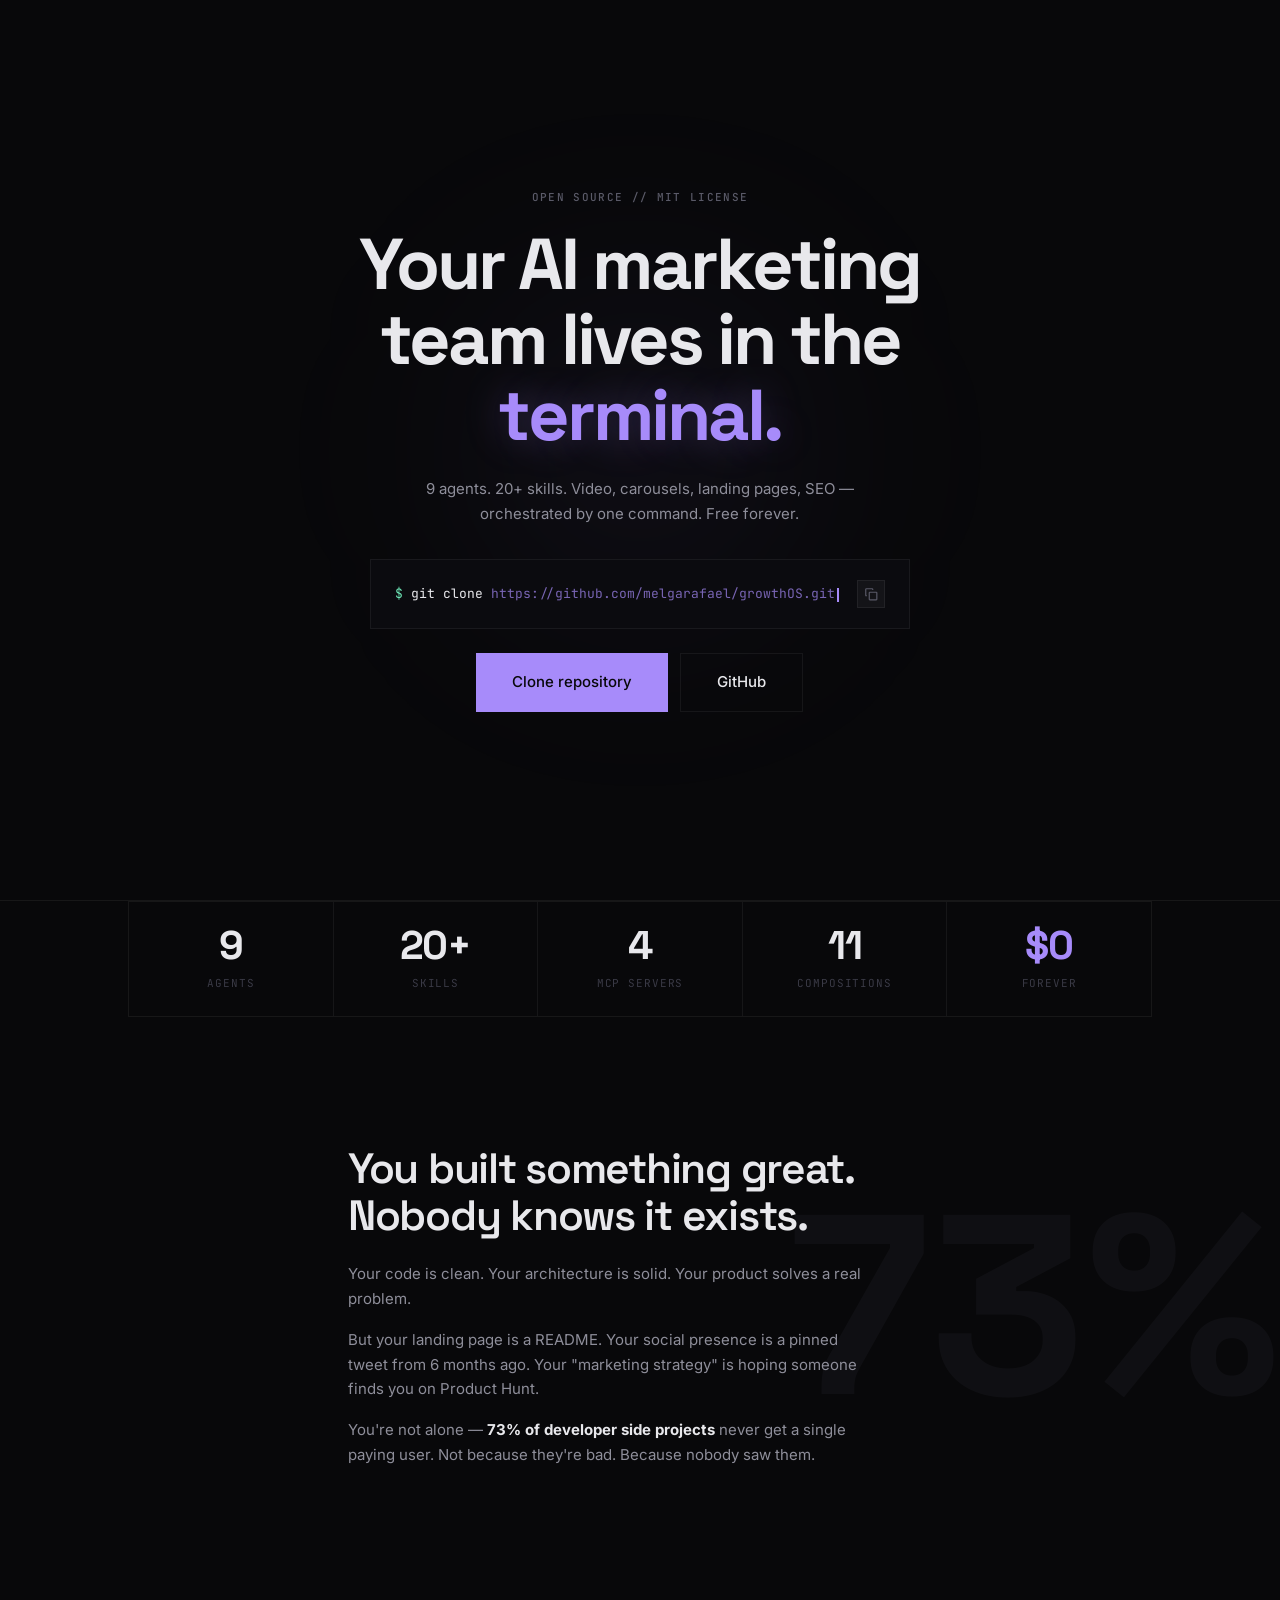
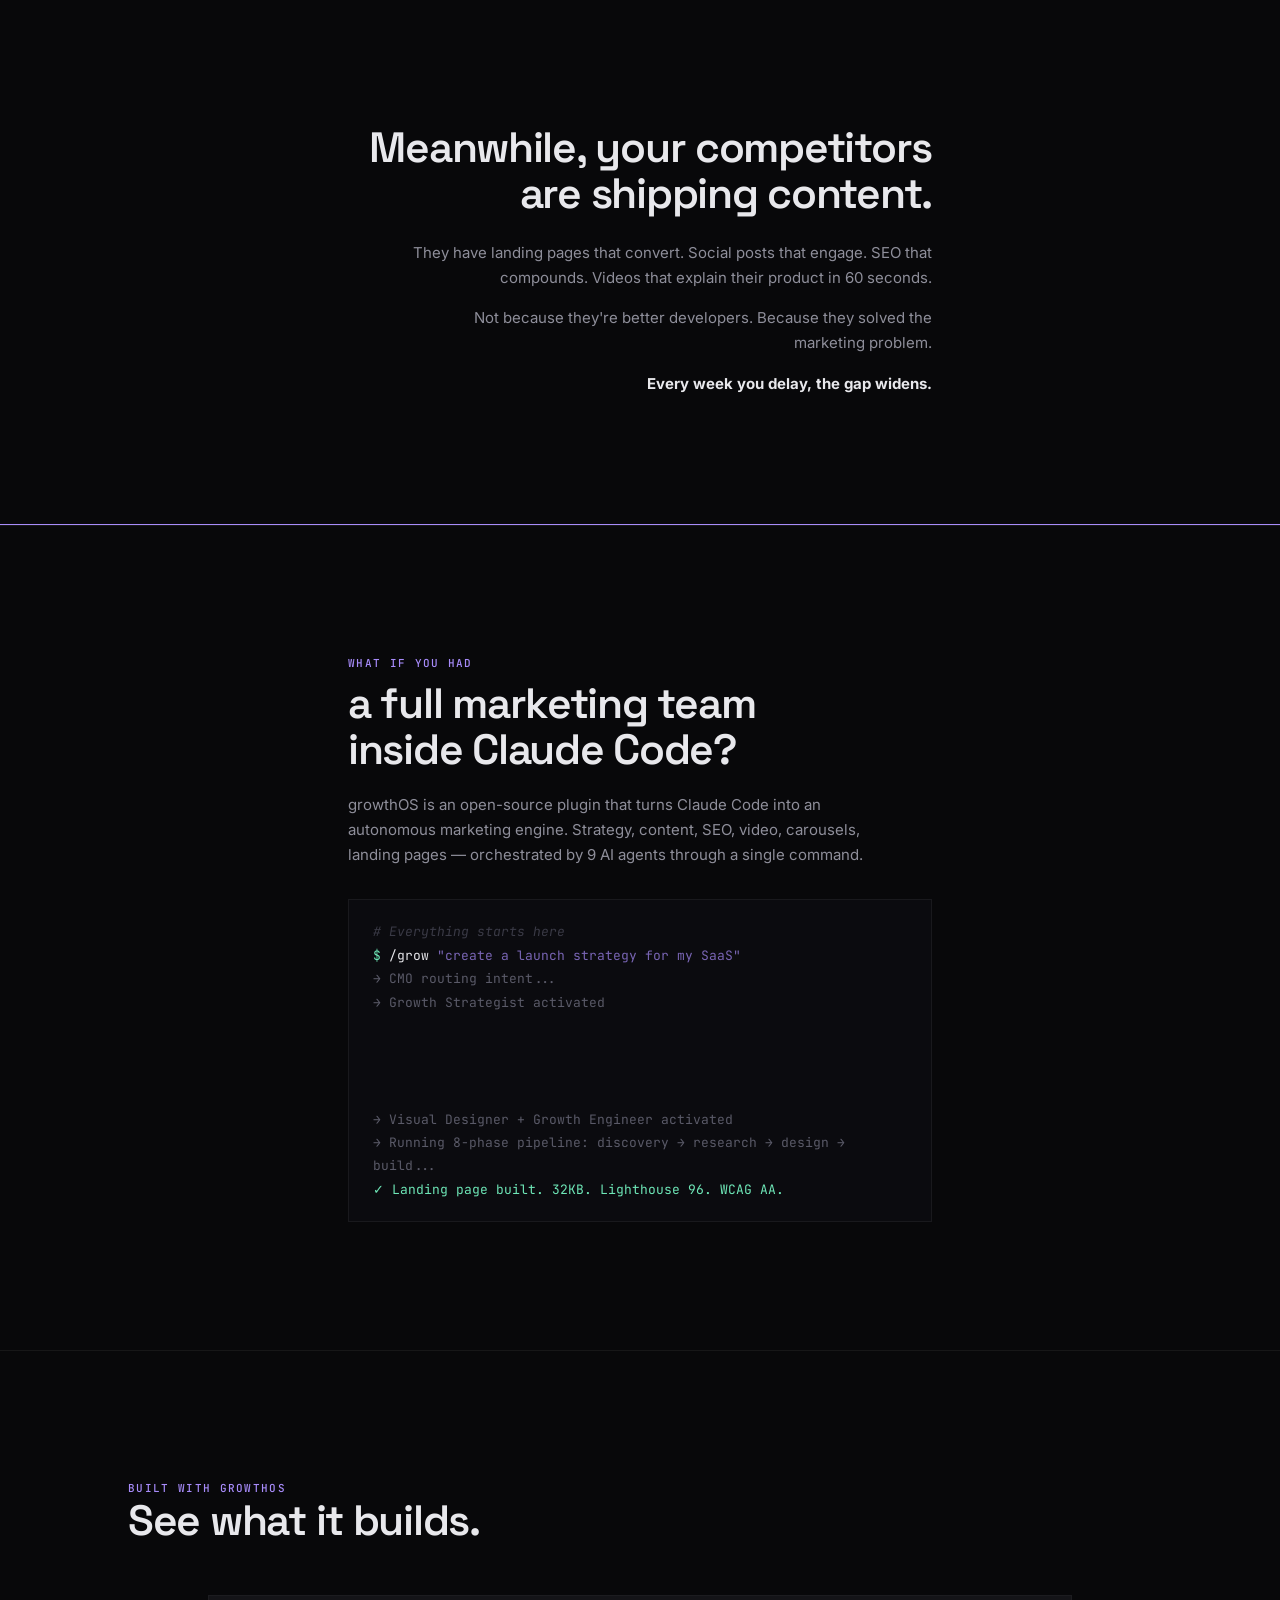
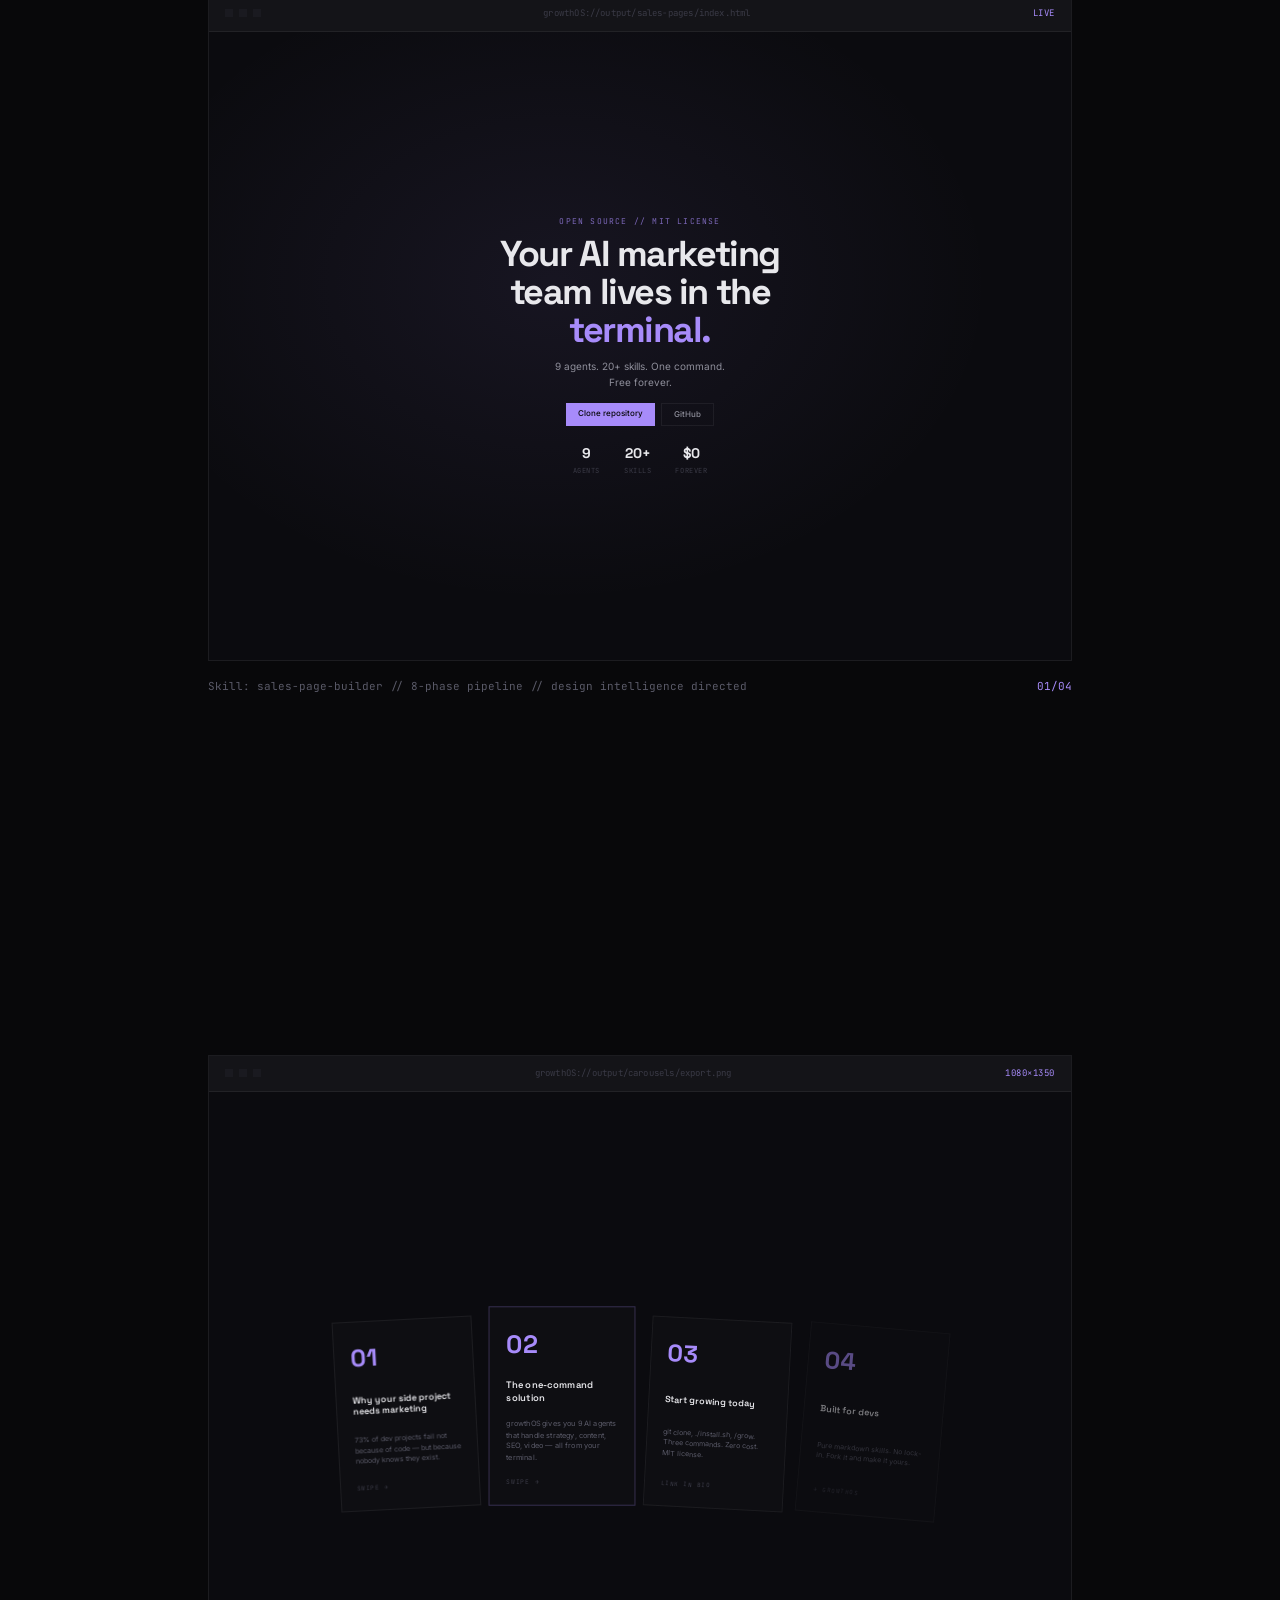
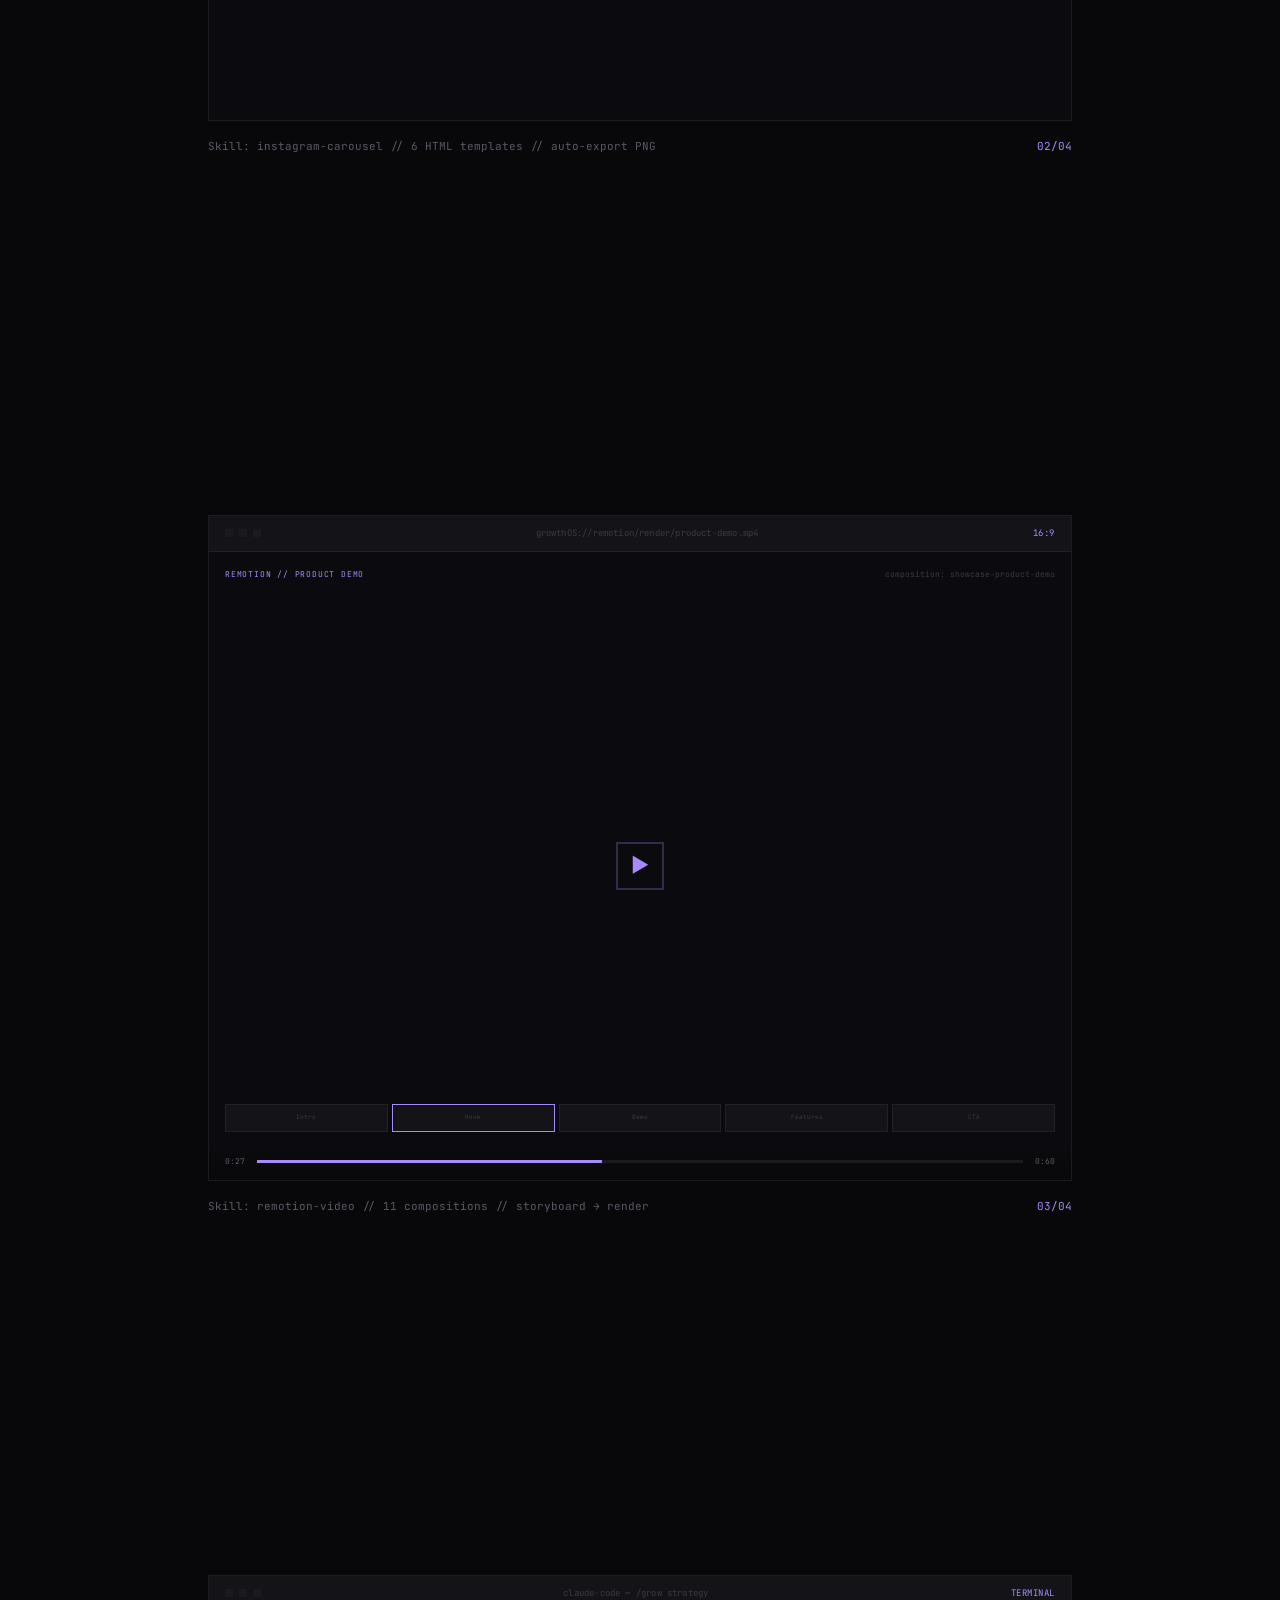
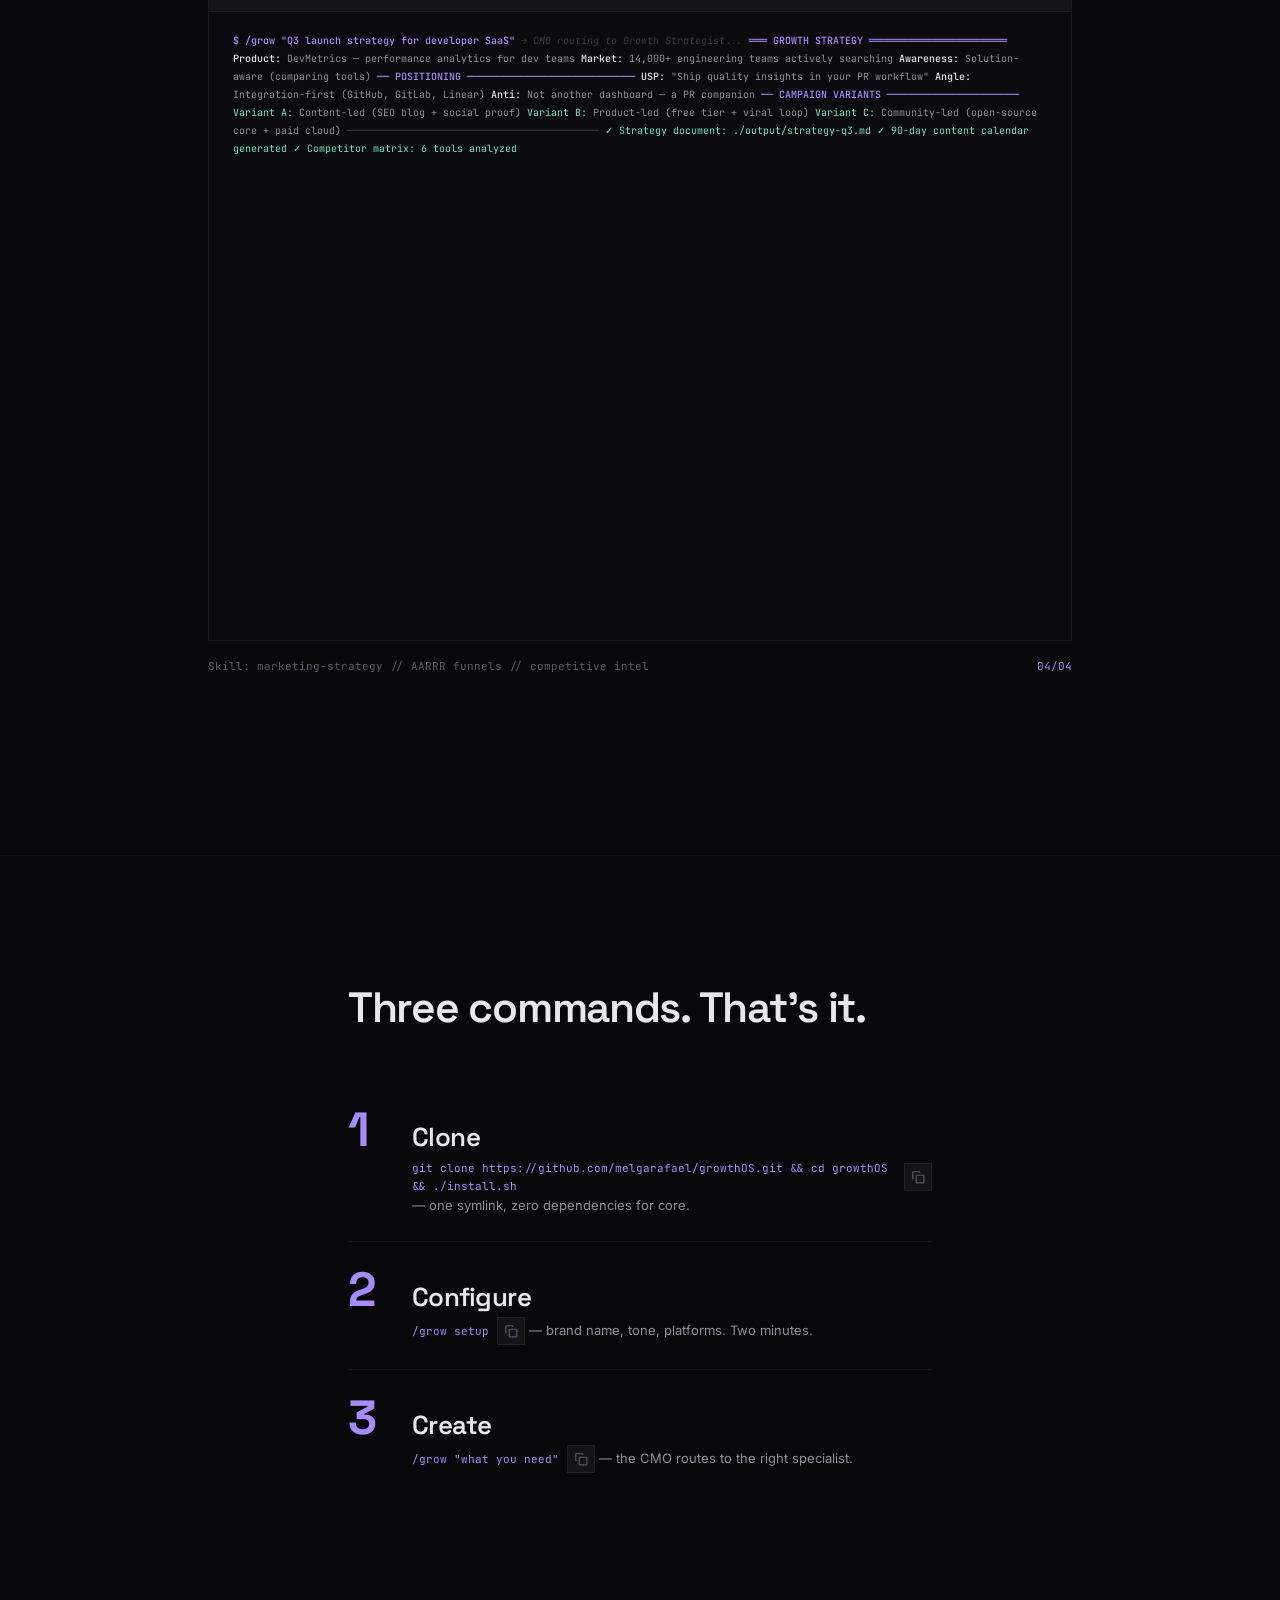
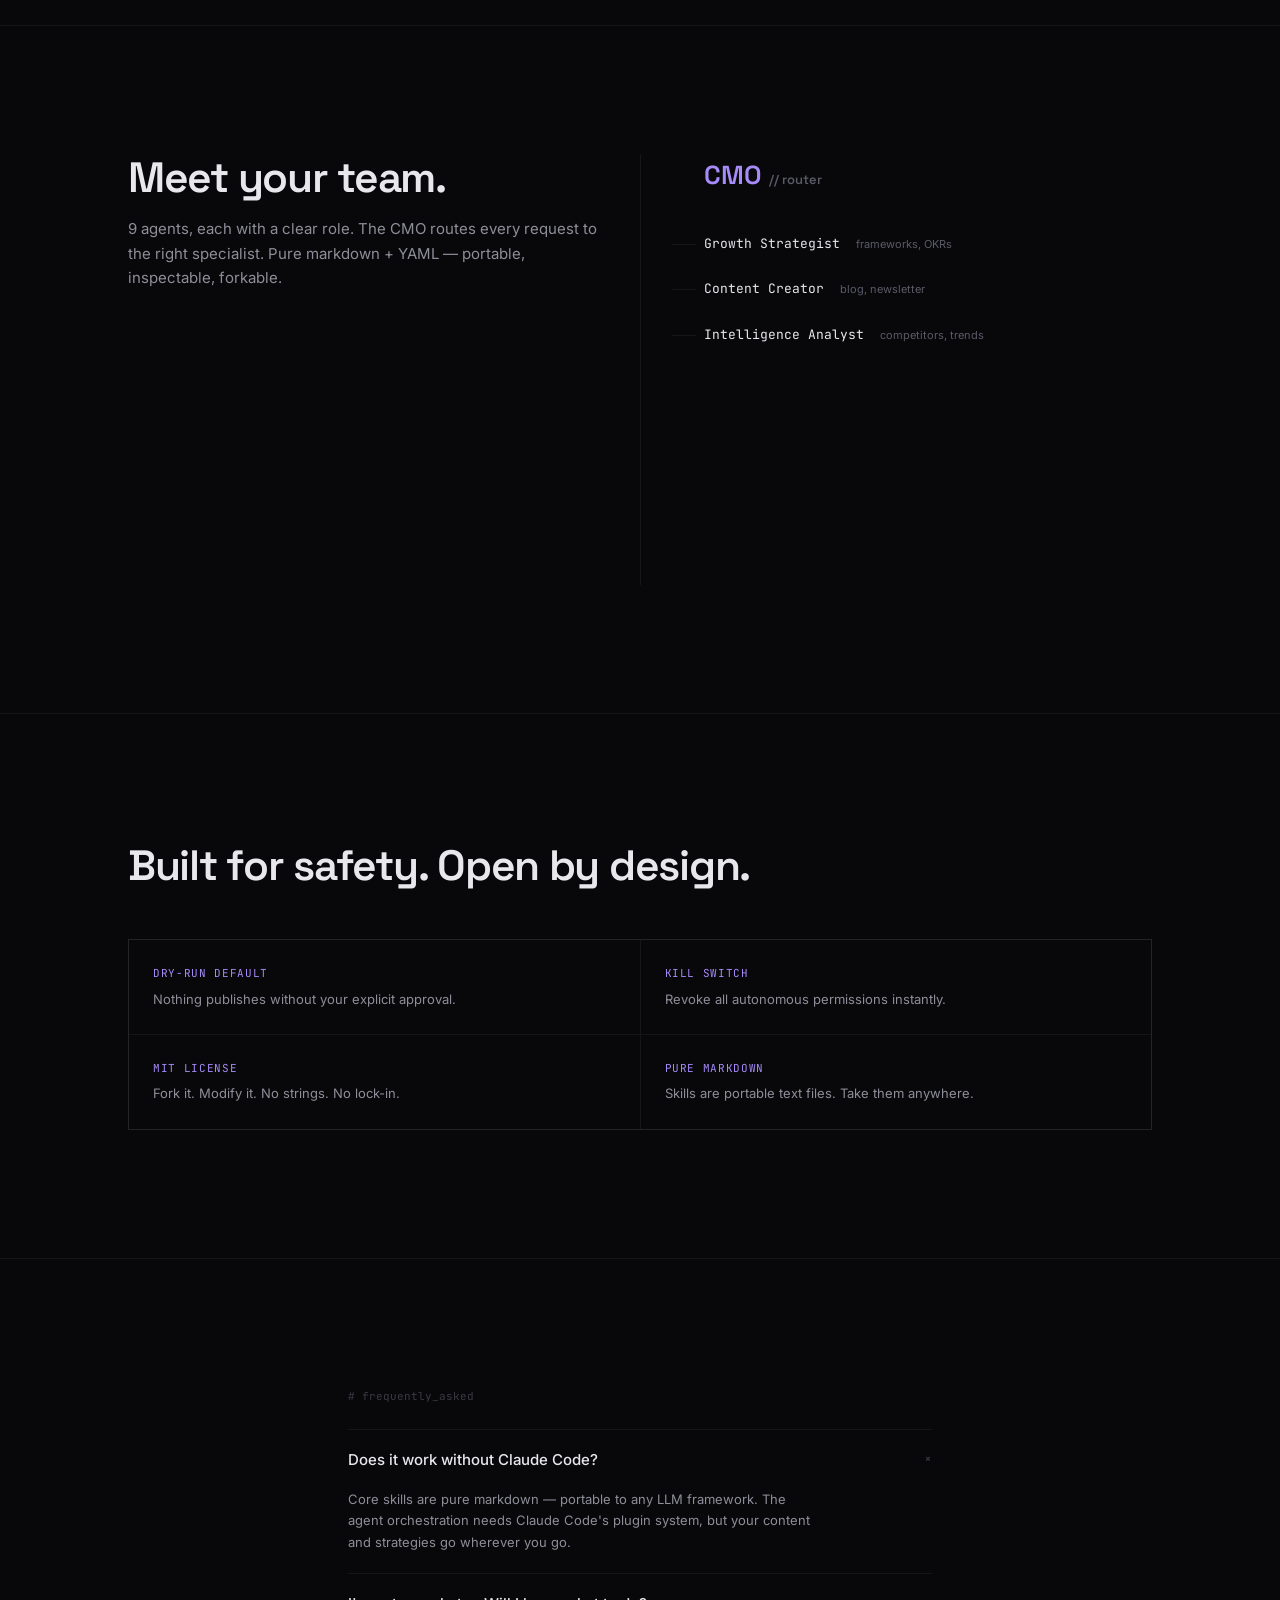
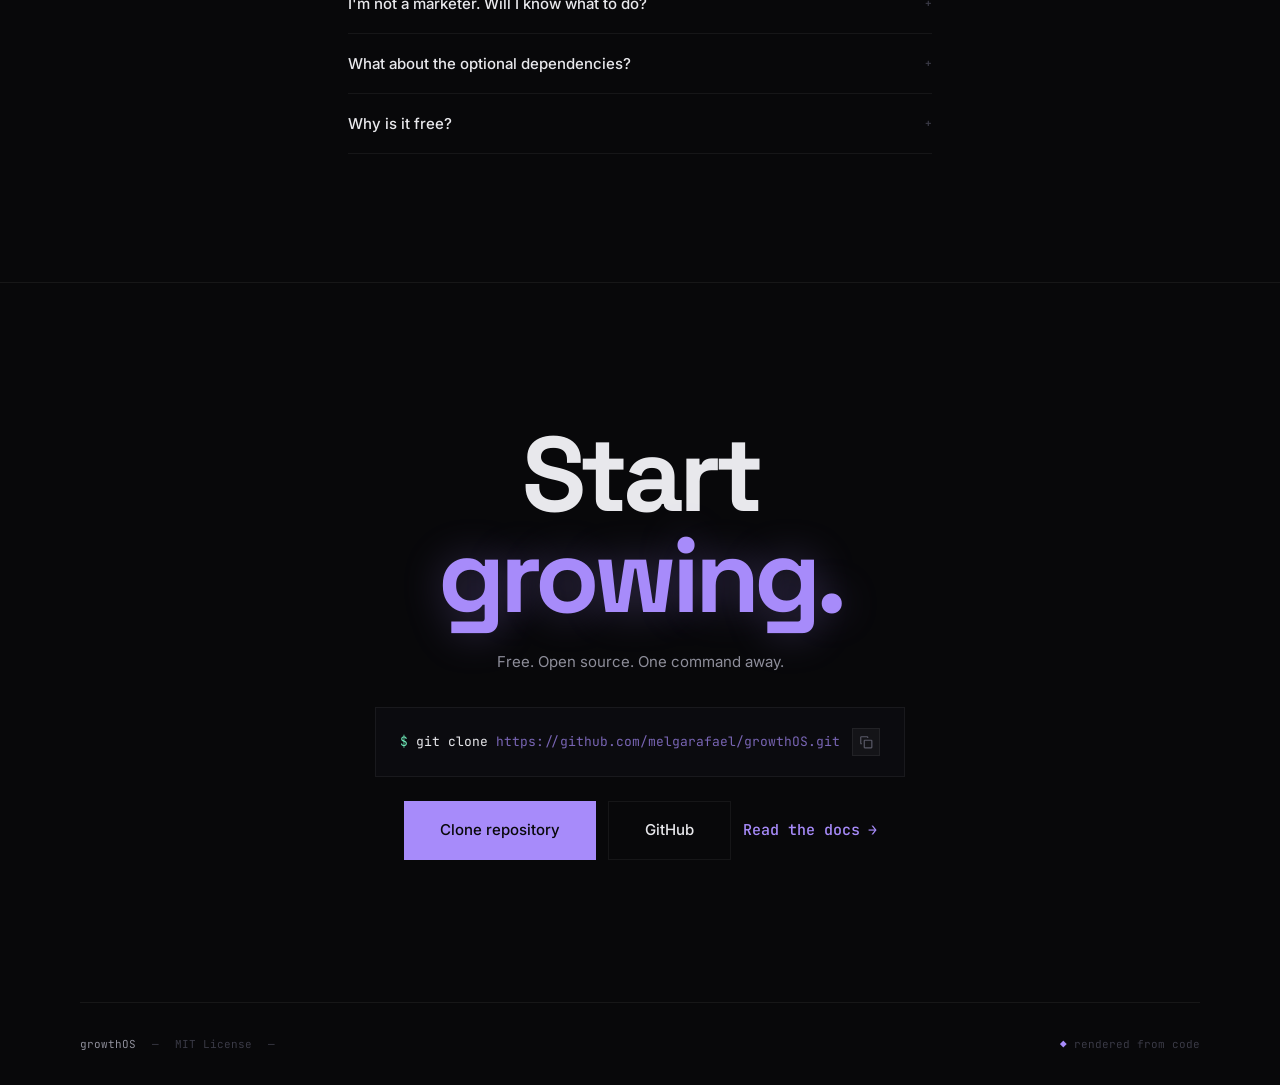
<file: index.html>
<!DOCTYPE html>
<html lang="en">
<head>
<meta charset="UTF-8">
<meta name="viewport" content="width=device-width, initial-scale=1.0">
<title>growthOS — Your AI marketing team lives in the terminal</title>
<meta name="description" content="Open-source plugin that turns Claude Code into an autonomous marketing engine. 9 agents, 20+ skills, one command. Free forever.">
<link rel="preconnect" href="https://fonts.googleapis.com">
<link rel="preconnect" href="https://fonts.gstatic.com" crossorigin>
<link href="https://fonts.googleapis.com/css2?family=Space+Grotesk:wght@400;500;600;700&family=Inter:wght@300;400;500;600&family=JetBrains+Mono:wght@400;500&display=swap" rel="stylesheet">
<link rel="stylesheet" href="src/css/tokens.css">
<link rel="stylesheet" href="src/css/base.css">
<link rel="stylesheet" href="src/css/components.css">
<link rel="stylesheet" href="src/css/scenes.css">
<link rel="stylesheet" href="src/css/showcase.css">
</head>
<body>

<a href="#main" class="sr-only">Skip to content</a>

<!-- ═══ NAV ═══ -->
<nav class="nav" aria-label="Main">
  <div class="nav__inner">
    <span class="nav__logo">growthOS</span>
    <a href="docs/" class="nav__docs-link" style="font-family:var(--font-mono);font-size:var(--fs-xs);color:var(--ink-3);text-decoration:none;transition:color 120ms;" onmouseover="this.style.color='var(--vi)'" onmouseout="this.style.color='var(--ink-3)'">Docs</a>
    <!-- lang-switcher injected here by i18n.js -->
    <button class="nav__cta" data-i18n="nav_cta" onclick="document.getElementById('final').scrollIntoView({behavior:'smooth'})">Clone repository</button>
  </div>
</nav>

<main id="main">

<!-- ═══ SCENE 01 — HERO ═══ -->
<section class="scene-hero" aria-label="Hero">
  <div class="scene-hero__glow" aria-hidden="true"></div>
  <div class="scene-hero__scanline" aria-hidden="true"></div>
  <div class="scene-hero__content">
    <p class="eyebrow" data-i18n="hero_eyebrow">OPEN SOURCE // MIT LICENSE</p>
    <h1 class="hero-text" style="margin-top: 1.25rem;">
      <span data-i18n="hero_h1_1">Your AI marketing</span><br>
      <span data-i18n="hero_h1_2">team lives in the</span><br>
      <span class="vi-glow" data-i18n="hero_h1_3">terminal.</span>
    </h1>
    <p class="body-text" style="margin: 1.5rem auto 0; text-align: center; max-width: 48ch;" data-i18n="hero_sub">
      9 agents. 20+ skills. Video, carousels, landing pages, SEO — orchestrated by one command. Free forever.
    </p>
    <div class="terminal" style="max-width: 540px; margin: 2rem auto 0; text-align: left; display: flex; align-items: center; justify-content: space-between; gap: 12px;">
      <span><span class="prompt">$</span> <span class="cmd">git clone</span> <span class="flag">https://github.com/melgarafael/growthOS.git</span><span class="cursor"></span></span>
      <button class="copy-btn" data-copy="git clone https://github.com/melgarafael/growthOS.git" aria-label="Copy command"><svg viewBox="0 0 24 24" fill="none" stroke="currentColor" stroke-width="2"><rect x="9" y="9" width="13" height="13" rx="1"/><path d="M5 15H4a1 1 0 01-1-1V4a1 1 0 011-1h10a1 1 0 011 1v1"/></svg></button>
      <span class="copy-toast">copied</span>
    </div>
    <div style="display: flex; gap: 0.75rem; justify-content: center; margin-top: 1.5rem;">
      <a href="https://github.com/melgarafael/growthOS" class="btn btn-primary-lg" data-i18n="hero_cta_primary">Clone repository</a>
      <a href="https://github.com/melgarafael/growthOS" class="btn btn-outline" style="padding: 16px 36px; font-size: var(--fs-body);" data-i18n="hero_cta_secondary">GitHub</a>
    </div>
  </div>
</section>

<!-- ═══ SCENE 02 — METRICS ═══ -->
<section class="section-border" aria-label="Key metrics" data-reveal>
  <div class="page">
    <div class="metrics">
      <div class="metric"><div class="metric-val" data-count="9">0</div><div class="metric-label" data-i18n="metric_agents">Agents</div></div>
      <div class="metric"><div class="metric-val" data-count="20" data-suffix="+">0</div><div class="metric-label" data-i18n="metric_skills">Skills</div></div>
      <div class="metric"><div class="metric-val" data-count="4">0</div><div class="metric-label" data-i18n="metric_servers">MCP Servers</div></div>
      <div class="metric"><div class="metric-val" data-count="11">0</div><div class="metric-label" data-i18n="metric_compositions">Compositions</div></div>
      <div class="metric"><div class="metric-val vi" data-count="$0">—</div><div class="metric-label" data-i18n="metric_price">Forever</div></div>
    </div>
  </div>
</section>

<!-- ═══ SCENE 03 — PROBLEM ═══ -->
<section class="section scene-problem" aria-label="The problem">
  <div class="scene-problem__watermark" aria-hidden="true">73%</div>
  <div class="page narrow">
    <h2 data-reveal><span data-i18n="problem_h2_1">You built something great.</span><br><span data-i18n="problem_h2_2">Nobody knows it exists.</span></h2>
    <div class="body-text" style="margin-top: 1.5rem;" data-reveal>
      <p data-i18n="problem_p1">Your code is clean. Your architecture is solid. Your product solves a real problem.</p>
      <p style="margin-top: 1rem;" data-i18n="problem_p2">But your landing page is a README. Your social presence is a pinned tweet from 6 months ago. Your "marketing strategy" is hoping someone finds you on Product Hunt.</p>
      <p style="margin-top: 1rem;"><span data-i18n="problem_p3_pre">You're not alone — </span><strong style="color: var(--ink);" data-i18n="problem_p3_bold">73% of developer side projects</strong><span data-i18n="problem_p3_post"> never get a single paying user. Not because they're bad. Because nobody saw them.</span></p>
    </div>
  </div>
</section>

<!-- ═══ SCENE 04 — AGITATION ═══ -->
<section class="section scene-agitation" aria-label="The cost of inaction">
  <div class="scene-agitation__gap" aria-hidden="true"></div>
  <div class="page narrow" style="margin-left: auto; text-align: right;">
    <h2 data-reveal><span data-i18n="agit_h2_1">Meanwhile, your competitors</span><br><span data-i18n="agit_h2_2">are shipping content.</span></h2>
    <div class="body-text" style="margin-top: 1.5rem; margin-left: auto;" data-reveal>
      <p data-i18n="agit_p1">They have landing pages that convert. Social posts that engage. SEO that compounds. Videos that explain their product in 60 seconds.</p>
      <p style="margin-top: 1rem;" data-i18n="agit_p2">Not because they're better developers. Because they solved the marketing problem.</p>
      <p style="margin-top: 1rem; color: var(--ink);"><strong data-i18n="agit_p3">Every week you delay, the gap widens.</strong></p>
    </div>
  </div>
</section>

<!-- ═══ SCENE 05 — SOLUTION ═══ -->
<section class="section section-border" aria-label="The solution">
  <div class="page narrow">
    <p class="eyebrow" data-reveal><span class="n" data-i18n="sol_eyebrow">WHAT IF YOU HAD</span></p>
    <h2 style="margin-top: 0.5rem;" data-reveal><span data-i18n="sol_h2_1">a full marketing team</span><br><span data-i18n="sol_h2_2">inside Claude Code?</span></h2>
    <p class="body-text" style="margin-top: 1.25rem;" data-reveal data-i18n="sol_p">
      growthOS is an open-source plugin that turns Claude Code into an autonomous marketing engine. Strategy, content, SEO, video, carousels, landing pages — orchestrated by 9 AI agents through a single command.
    </p>
    <div class="terminal scene-solution__terminal" style="margin-top: 2rem;">
      <div class="line"><span class="dim" data-i18n="sol_term_comment"># Everything starts here</span></div>
      <div class="line"><span class="prompt">$</span> <span class="cmd">/grow</span> <span class="flag" data-i18n="sol_term_cmd1">"create a launch strategy for my SaaS"</span></div>
      <div class="line"><span class="out" data-i18n="sol_term_out1">→ CMO routing intent...</span></div>
      <div class="line"><span class="out" data-i18n="sol_term_out2">→ Growth Strategist activated</span></div>
      <div class="line"><span class="out" data-i18n="sol_term_out3">→ Analyzing market, competitors, positioning...</span></div>
      <div class="line"><span class="success" data-i18n="sol_term_ok1">✓ Strategy document generated. 3 campaign variants ready.</span></div>
      <div class="line">&nbsp;</div>
      <div class="line"><span class="prompt">$</span> <span class="cmd">/grow</span> <span class="flag" data-i18n="sol_term_cmd2">"build a landing page for the launch"</span></div>
      <div class="line"><span class="out" data-i18n="sol_term_out4">→ Visual Designer + Growth Engineer activated</span></div>
      <div class="line"><span class="out" data-i18n="sol_term_out5">→ Running 8-phase pipeline: discovery → research → design → build...</span></div>
      <div class="line"><span class="success" data-i18n="sol_term_ok2">✓ Landing page built. 32KB. Lighthouse 96. WCAG AA.</span></div>
    </div>
  </div>
</section>

<!-- ═══ SCENE 06 — SHOWCASE (stacking cards with live mini-scenes) ═══ -->
<section class="showcase section-border" aria-label="Built with growthOS" id="showcase-section">
  <div class="showcase__header">
    <p class="eyebrow" data-reveal><span class="n" data-i18n="showcase_label">BUILT WITH GROWTHOS</span></p>
    <h2 data-reveal data-i18n="showcase_h2">See what it builds.</h2>
  </div>

  <!-- Progress pips (fixed right) -->
  <div class="showcase__progress" id="showcase-progress">
    <div class="showcase__pip is-active" data-pip="0"></div>
    <div class="showcase__pip" data-pip="1"></div>
    <div class="showcase__pip" data-pip="2"></div>
    <div class="showcase__pip" data-pip="3"></div>
  </div>

  <div class="showcase__cards">

    <!-- CARD 1: Landing Page -->
    <div class="showcase__card" data-card="0">
      <div class="showcase__frame">
        <div class="showcase__frame-bar">
          <div class="showcase__frame-dots"><span class="showcase__frame-dot"></span><span class="showcase__frame-dot"></span><span class="showcase__frame-dot"></span></div>
          <span class="showcase__frame-url">growthOS://output/sales-pages/index.html</span>
          <span class="showcase__frame-badge">LIVE</span>
        </div>
        <div class="showcase__frame-body">
          <div class="mini-lp">
            <div class="mini-lp__ey">Open Source // MIT License</div>
            <div class="mini-lp__h1">Your AI marketing<br>team lives in the<br><span>terminal.</span></div>
            <div class="mini-lp__sub">9 agents. 20+ skills. One command. Free forever.</div>
            <div class="mini-lp__cta">
              <span class="mini-lp__btn mini-lp__btn--primary">Clone repository</span>
              <span class="mini-lp__btn mini-lp__btn--ghost">GitHub</span>
            </div>
            <div class="mini-lp__metrics">
              <div class="mini-lp__metric"><div class="mini-lp__metric-val">9</div><div class="mini-lp__metric-label">Agents</div></div>
              <div class="mini-lp__metric"><div class="mini-lp__metric-val">20+</div><div class="mini-lp__metric-label">Skills</div></div>
              <div class="mini-lp__metric"><div class="mini-lp__metric-val">$0</div><div class="mini-lp__metric-label">Forever</div></div>
            </div>
          </div>
        </div>
      </div>
      <div class="showcase__caption">
        <span data-i18n="showcase_item1_caption">Skill: sales-page-builder // 8-phase pipeline // design intelligence directed</span>
        <span class="showcase__caption-skill">01/04</span>
      </div>
    </div>

    <!-- CARD 2: Carousel -->
    <div class="showcase__card" data-card="1">
      <div class="showcase__frame">
        <div class="showcase__frame-bar">
          <div class="showcase__frame-dots"><span class="showcase__frame-dot"></span><span class="showcase__frame-dot"></span><span class="showcase__frame-dot"></span></div>
          <span class="showcase__frame-url">growthOS://output/carousels/export.png</span>
          <span class="showcase__frame-badge">1080×1350</span>
        </div>
        <div class="showcase__frame-body">
          <div class="mini-carousel">
            <div class="mini-slide">
              <div class="mini-slide__num">01</div>
              <div class="mini-slide__title">Why your side project needs marketing</div>
              <div class="mini-slide__body">73% of dev projects fail not because of code — but because nobody knows they exist.</div>
              <div class="mini-slide__footer">Swipe →</div>
            </div>
            <div class="mini-slide">
              <div class="mini-slide__num">02</div>
              <div class="mini-slide__title">The one-command solution</div>
              <div class="mini-slide__body">growthOS gives you 9 AI agents that handle strategy, content, SEO, video — all from your terminal.</div>
              <div class="mini-slide__footer">Swipe →</div>
            </div>
            <div class="mini-slide">
              <div class="mini-slide__num">03</div>
              <div class="mini-slide__title">Start growing today</div>
              <div class="mini-slide__body">git clone, ./install.sh, /grow. Three commands. Zero cost. MIT license.</div>
              <div class="mini-slide__footer">Link in bio</div>
            </div>
            <div class="mini-slide">
              <div class="mini-slide__num">04</div>
              <div class="mini-slide__title">Built for devs</div>
              <div class="mini-slide__body">Pure markdown skills. No lock-in. Fork it and make it yours.</div>
              <div class="mini-slide__footer">→ growthOS</div>
            </div>
          </div>
        </div>
      </div>
      <div class="showcase__caption">
        <span data-i18n="showcase_item2_caption">Skill: instagram-carousel // 6 HTML templates // auto-export PNG</span>
        <span class="showcase__caption-skill">02/04</span>
      </div>
    </div>

    <!-- CARD 3: Video -->
    <div class="showcase__card" data-card="2">
      <div class="showcase__frame">
        <div class="showcase__frame-bar">
          <div class="showcase__frame-dots"><span class="showcase__frame-dot"></span><span class="showcase__frame-dot"></span><span class="showcase__frame-dot"></span></div>
          <span class="showcase__frame-url">growthOS://remotion/render/product-demo.mp4</span>
          <span class="showcase__frame-badge">16:9</span>
        </div>
        <div class="showcase__frame-body">
          <div class="mini-video">
            <div class="mini-video__label">Remotion // Product Demo</div>
            <div class="mini-video__comp">composition: showcase-product-demo</div>
            <div class="mini-video__canvas">
              <div class="mini-video__play">▶</div>
            </div>
            <div class="mini-video__storyboard">
              <div class="mini-video__thumb">Intro</div>
              <div class="mini-video__thumb is-current">Hook</div>
              <div class="mini-video__thumb">Demo</div>
              <div class="mini-video__thumb">Features</div>
              <div class="mini-video__thumb">CTA</div>
            </div>
            <div class="mini-video__timeline">
              <span class="mini-video__time">0:27</span>
              <div class="mini-video__bar"><div class="mini-video__progress"></div></div>
              <span class="mini-video__time">0:60</span>
            </div>
          </div>
        </div>
      </div>
      <div class="showcase__caption">
        <span data-i18n="showcase_item3_caption">Skill: remotion-video // 11 compositions // storyboard → render</span>
        <span class="showcase__caption-skill">03/04</span>
      </div>
    </div>

    <!-- CARD 4: Strategy -->
    <div class="showcase__card" data-card="3">
      <div class="showcase__frame">
        <div class="showcase__frame-bar">
          <div class="showcase__frame-dots"><span class="showcase__frame-dot"></span><span class="showcase__frame-dot"></span><span class="showcase__frame-dot"></span></div>
          <span class="showcase__frame-url">claude-code ~ /grow strategy</span>
          <span class="showcase__frame-badge">TERMINAL</span>
        </div>
        <div class="showcase__frame-body">
          <div class="mini-strategy">
<span class="h">$ /grow "Q3 launch strategy for developer SaaS"</span>
<span class="d">→ CMO routing to Growth Strategist...</span>

<span class="h">═══ GROWTH STRATEGY ═══════════════════════</span>
<span class="b">Product:</span> DevMetrics — performance analytics for dev teams
<span class="b">Market:</span> 14,000+ engineering teams actively searching
<span class="b">Awareness:</span> Solution-aware (comparing tools)

<span class="h">── POSITIONING ────────────────────────────</span>
<span class="b">USP:</span> "Ship quality insights in your PR workflow"
<span class="b">Angle:</span> Integration-first (GitHub, GitLab, Linear)
<span class="b">Anti:</span> Not another dashboard — a PR companion

<span class="h">── CAMPAIGN VARIANTS ──────────────────────</span>
<span class="ok">Variant A:</span> Content-led (SEO blog + social proof)
<span class="ok">Variant B:</span> Product-led (free tier + viral loop)
<span class="ok">Variant C:</span> Community-led (open-source core + paid cloud)

<span class="sep">──────────────────────────────────────────</span>
<span class="ok">✓ Strategy document: ./output/strategy-q3.md</span>
<span class="ok">✓ 90-day content calendar generated</span>
<span class="ok">✓ Competitor matrix: 6 tools analyzed</span>
          </div>
        </div>
      </div>
      <div class="showcase__caption">
        <span data-i18n="showcase_item4_caption">Skill: marketing-strategy // AARRR funnels // competitive intel</span>
        <span class="showcase__caption-skill">04/04</span>
      </div>
    </div>

  </div>
</section>

<!-- ═══ SCENE 07 — HOW IT WORKS ═══ -->
<section class="section section-border" aria-label="How it works">
  <div class="page narrow">
    <h2 data-reveal data-i18n="how_h2">Three commands. That's it.</h2>
    <div style="margin-top: var(--gap-block);" data-reveal-stagger>
      <div style="display: flex; gap: 1.5rem; align-items: baseline; padding: 1.5rem 0; border-bottom: 1px solid var(--line);">
        <span style="font-family: var(--font-display); font-size: 3rem; font-weight: 700; color: var(--vi); line-height: 1; min-width: 2.5rem;">1</span>
        <div>
          <h3 style="margin: 0;" data-i18n="how_step1_title">Clone</h3>
          <p style="color: var(--ink-2); font-size: var(--fs-sm); margin-top: 0.25rem;">
            <span class="copy-wrap"><code style="font-family: var(--font-mono); font-size: var(--fs-xs); color: var(--vi);">git clone https://github.com/melgarafael/growthOS.git && cd growthOS && ./install.sh</code><button class="copy-btn" data-copy="git clone https://github.com/melgarafael/growthOS.git && cd growthOS && ./install.sh" aria-label="Copy"><svg viewBox="0 0 24 24" fill="none" stroke="currentColor" stroke-width="2"><rect x="9" y="9" width="13" height="13" rx="1"/><path d="M5 15H4a1 1 0 01-1-1V4a1 1 0 011-1h10a1 1 0 011 1v1"/></svg></button><span class="copy-toast">copied</span></span>
            <br><span data-i18n="how_step1_desc"> — one symlink, zero dependencies for core.</span>
          </p>
        </div>
      </div>
      <div style="display: flex; gap: 1.5rem; align-items: baseline; padding: 1.5rem 0; border-bottom: 1px solid var(--line);">
        <span style="font-family: var(--font-display); font-size: 3rem; font-weight: 700; color: var(--vi); line-height: 1; min-width: 2.5rem;">2</span>
        <div>
          <h3 style="margin: 0;" data-i18n="how_step2_title">Configure</h3>
          <p style="color: var(--ink-2); font-size: var(--fs-sm); margin-top: 0.25rem;">
            <span class="copy-wrap"><code style="font-family: var(--font-mono); font-size: var(--fs-xs); color: var(--vi);">/grow setup</code><button class="copy-btn" data-copy="/grow setup" aria-label="Copy"><svg viewBox="0 0 24 24" fill="none" stroke="currentColor" stroke-width="2"><rect x="9" y="9" width="13" height="13" rx="1"/><path d="M5 15H4a1 1 0 01-1-1V4a1 1 0 011-1h10a1 1 0 011 1v1"/></svg></button><span class="copy-toast">copied</span></span>
            <span data-i18n="how_step2_desc"> — brand name, tone, platforms. Two minutes.</span>
          </p>
        </div>
      </div>
      <div style="display: flex; gap: 1.5rem; align-items: baseline; padding: 1.5rem 0;">
        <span style="font-family: var(--font-display); font-size: 3rem; font-weight: 700; color: var(--vi); line-height: 1; min-width: 2.5rem;">3</span>
        <div>
          <h3 style="margin: 0;" data-i18n="how_step3_title">Create</h3>
          <p style="color: var(--ink-2); font-size: var(--fs-sm); margin-top: 0.25rem;">
            <span class="copy-wrap"><code style="font-family: var(--font-mono); font-size: var(--fs-xs); color: var(--vi);" data-i18n="how_step3_desc_code">/grow "what you need"</code><button class="copy-btn" data-copy='/grow "what you need"' aria-label="Copy"><svg viewBox="0 0 24 24" fill="none" stroke="currentColor" stroke-width="2"><rect x="9" y="9" width="13" height="13" rx="1"/><path d="M5 15H4a1 1 0 01-1-1V4a1 1 0 011-1h10a1 1 0 011 1v1"/></svg></button><span class="copy-toast">copied</span></span>
            <span data-i18n="how_step3_desc"> — the CMO routes to the right specialist.</span>
          </p>
        </div>
      </div>
    </div>
  </div>
</section>

<!-- ═══ SCENE 08 — ARCHITECTURE ═══ -->
<section class="section section-border" aria-label="Agent architecture">
  <div class="page">
    <div style="display: grid; grid-template-columns: 1fr 1fr; gap: 4rem; align-items: start;">
      <div>
        <h2 data-reveal data-i18n="arch_h2">Meet your team.</h2>
        <p class="body-text" style="margin-top: 1rem;" data-reveal data-i18n="arch_p">9 agents, each with a clear role. The CMO routes every request to the right specialist. Pure markdown + YAML — portable, inspectable, forkable.</p>
      </div>
      <div class="scene-arch__tree" data-reveal-stagger>
        <div class="scene-arch__line" aria-hidden="true"></div>
        <div class="scene-arch__root"><span class="vi">CMO</span> <span style="color: var(--ink-3); font-size: var(--fs-sm);" data-i18n="arch_cmo">// router</span></div>
        <div class="scene-arch__node"><span class="scene-arch__name" data-i18n="arch_agent1">Growth Strategist</span><span class="scene-arch__role" data-i18n="arch_role1">frameworks, OKRs</span></div>
        <div class="scene-arch__node"><span class="scene-arch__name" data-i18n="arch_agent2">Content Creator</span><span class="scene-arch__role" data-i18n="arch_role2">blog, newsletter</span></div>
        <div class="scene-arch__node"><span class="scene-arch__name" data-i18n="arch_agent3">Intelligence Analyst</span><span class="scene-arch__role" data-i18n="arch_role3">competitors, trends</span></div>
        <div class="scene-arch__node"><span class="scene-arch__name" data-i18n="arch_agent4">Visual Designer</span><span class="scene-arch__role" data-i18n="arch_role4">landing pages, carousels</span></div>
        <div class="scene-arch__node"><span class="scene-arch__name" data-i18n="arch_agent5">Social Publisher</span><span class="scene-arch__role" data-i18n="arch_role5">5 platforms</span></div>
        <div class="scene-arch__node"><span class="scene-arch__name" data-i18n="arch_agent6">Growth Engineer</span><span class="scene-arch__role" data-i18n="arch_role6">SEO, technical</span></div>
        <div class="scene-arch__node"><span class="scene-arch__name" data-i18n="arch_agent7">Video Producer</span><span class="scene-arch__role" data-i18n="arch_role7">remotion, 11 templates</span></div>
        <div class="scene-arch__node"><span class="scene-arch__name" data-i18n="arch_agent8">Carousel Designer</span><span class="scene-arch__role" data-i18n="arch_role8">6 formats</span></div>
      </div>
    </div>
  </div>
</section>

<!-- ═══ SCENE 09 — SAFETY ═══ -->
<section class="section section-border" aria-label="Safety and openness">
  <div class="page">
    <h2 data-reveal data-i18n="safety_h2">Built for safety. Open by design.</h2>
    <div class="scene-safety__grid" style="margin-top: var(--gap-block);" data-reveal>
      <div class="scene-safety__cell"><div class="scene-safety__label" data-i18n="safety_1_label">DRY-RUN DEFAULT</div><div class="scene-safety__desc" data-i18n="safety_1_desc">Nothing publishes without your explicit approval.</div></div>
      <div class="scene-safety__cell"><div class="scene-safety__label" data-i18n="safety_2_label">KILL SWITCH</div><div class="scene-safety__desc" data-i18n="safety_2_desc">Revoke all autonomous permissions instantly.</div></div>
      <div class="scene-safety__cell"><div class="scene-safety__label" data-i18n="safety_3_label">MIT LICENSE</div><div class="scene-safety__desc" data-i18n="safety_3_desc">Fork it. Modify it. No strings. No lock-in.</div></div>
      <div class="scene-safety__cell"><div class="scene-safety__label" data-i18n="safety_4_label">PURE MARKDOWN</div><div class="scene-safety__desc" data-i18n="safety_4_desc">Skills are portable text files. Take them anywhere.</div></div>
    </div>
  </div>
</section>

<!-- ═══ SCENE 10 — FAQ ═══ -->
<section class="section section-border" aria-label="FAQ">
  <div class="page narrow">
    <p style="font-family: var(--font-mono); font-size: var(--fs-xs); color: var(--ink-4);" data-reveal data-i18n="faq_label"># frequently_asked</p>
    <div style="margin-top: var(--gap-group); border-top: 1px solid var(--line);">
      <div class="acc-item open">
        <button class="acc-trigger"><span data-i18n="faq_q1">Does it work without Claude Code?</span> <span class="arrow">+</span></button>
        <div class="acc-body"><span data-i18n="faq_a1">Core skills are pure markdown — portable to any LLM framework. The agent orchestration needs Claude Code's plugin system, but your content and strategies go wherever you go.</span></div>
      </div>
      <div class="acc-item">
        <button class="acc-trigger"><span data-i18n="faq_q2">I'm not a marketer. Will I know what to do?</span> <span class="arrow">+</span></button>
        <div class="acc-body"><span data-i18n="faq_a2_pre">That's the point. Describe what you need: </span><code data-i18n="faq_a2_code">/grow "I need content for my product launch"</code><span data-i18n="faq_a2_post">. The CMO agent figures out which specialists to activate.</span></div>
      </div>
      <div class="acc-item">
        <button class="acc-trigger"><span data-i18n="faq_q3">What about the optional dependencies?</span> <span class="arrow">+</span></button>
        <div class="acc-body"><span data-i18n="faq_a3_pre">Node for video rendering, Python for MCP servers. But the core — skills, agents, commands — is zero-dependency markdown. Install takes one command, uninstall takes one </span><code data-i18n="faq_a3_code">rm</code><span data-i18n="faq_a3_post">.</span></div>
      </div>
      <div class="acc-item">
        <button class="acc-trigger"><span data-i18n="faq_q4">Why is it free?</span> <span class="arrow">+</span></button>
        <div class="acc-body"><span data-i18n="faq_a4">Because marketing shouldn't be a competitive disadvantage for solo developers. MIT license, open source, community-driven. The design intelligence base grows with every project.</span></div>
      </div>
    </div>
  </div>
</section>

<!-- ═══ SCENE 11 — FINAL CTA ═══ -->
<section id="final" class="scene-final section-border" aria-label="Get started">
  <div class="page" style="text-align: center;">
    <h2 class="mega" data-reveal><span data-i18n="final_h2_1">Start</span><br><span class="vi-glow" data-i18n="final_h2_2">growing.</span></h2>
    <p class="body-text" style="margin: 1.5rem auto 0; text-align: center;" data-i18n="final_sub">Free. Open source. One command away.</p>
    <div class="terminal" style="max-width: 540px; margin: 2rem auto 0; text-align: left; display: flex; align-items: center; justify-content: space-between; gap: 12px;" data-reveal>
      <span><span class="prompt">$</span> <span class="cmd">git clone</span> <span class="flag">https://github.com/melgarafael/growthOS.git</span></span>
      <button class="copy-btn" data-copy="git clone https://github.com/melgarafael/growthOS.git" aria-label="Copy command"><svg viewBox="0 0 24 24" fill="none" stroke="currentColor" stroke-width="2"><rect x="9" y="9" width="13" height="13" rx="1"/><path d="M5 15H4a1 1 0 01-1-1V4a1 1 0 011-1h10a1 1 0 011 1v1"/></svg></button>
      <span class="copy-toast">copied</span>
    </div>
    <div style="display: flex; gap: 0.75rem; justify-content: center; margin-top: 1.5rem; flex-wrap: wrap;" data-reveal>
      <a href="https://github.com/melgarafael/growthOS" class="btn btn-primary-lg" data-i18n="final_cta_primary">Clone repository</a>
      <a href="https://github.com/melgarafael/growthOS" class="btn btn-outline" style="padding: 16px 36px; font-size: var(--fs-body);" data-i18n="final_cta_secondary">GitHub</a>
      <a href="docs/" class="btn btn-text" style="padding: 16px 0; font-size: var(--fs-body);" data-i18n="final_cta_docs">Read the docs</a>
    </div>
  </div>
</section>

</main>

<!-- ═══ FOOTER ═══ -->
<footer class="footer page">
  <span style="color: var(--ink-2);">growthOS</span>
  <span>—</span>
  <span data-i18n="footer_license">MIT License</span>
  <span>—</span>
  <span style="margin-left: auto;"><span class="vi-mark">◆</span> <span data-i18n="footer_rendered">rendered from code</span></span>
</footer>

<!-- ═══ SCRIPTS (order matters: i18n dicts → engine → i18n init) ═══ -->
<script src="src/i18n/en.js"></script>
<script src="src/i18n/es.js"></script>
<script src="src/i18n/pt-br.js"></script>
<script src="src/js/scroll-engine.js"></script>
<script src="src/js/i18n.js"></script>
<script>
/* Copy-to-clipboard for all .copy-btn elements */
document.addEventListener('click', function(e) {
  const btn = e.target.closest('.copy-btn');
  if (!btn) return;
  const text = btn.dataset.copy;
  if (!text) return;
  navigator.clipboard.writeText(text).then(function() {
    btn.classList.add('is-copied');
    setTimeout(function() { btn.classList.remove('is-copied'); }, 1500);
  });
});
</script>
<script>
/* Showcase stacking cards — progress pips track which card is in view */
(function() {
  const section = document.getElementById('showcase-section');
  const progress = document.getElementById('showcase-progress');
  const cards = document.querySelectorAll('.showcase__card');
  const pips = document.querySelectorAll('.showcase__pip');
  if (!section || !cards.length) return;

  const sectionObs = new IntersectionObserver((entries) => {
    entries.forEach(e => {
      progress.classList.toggle('is-visible', e.isIntersecting);
    });
  }, { threshold: 0.05 });
  sectionObs.observe(section);

  const cardObs = new IntersectionObserver((entries) => {
    entries.forEach(e => {
      if (e.isIntersecting && e.intersectionRatio > 0.4) {
        const idx = parseInt(e.target.dataset.card, 10);
        pips.forEach((p, i) => p.classList.toggle('is-active', i === idx));
      }
    });
  }, { threshold: [0.4, 0.6, 0.8] });
  cards.forEach(c => cardObs.observe(c));
})();
</script>
</body>
</html>
</file>
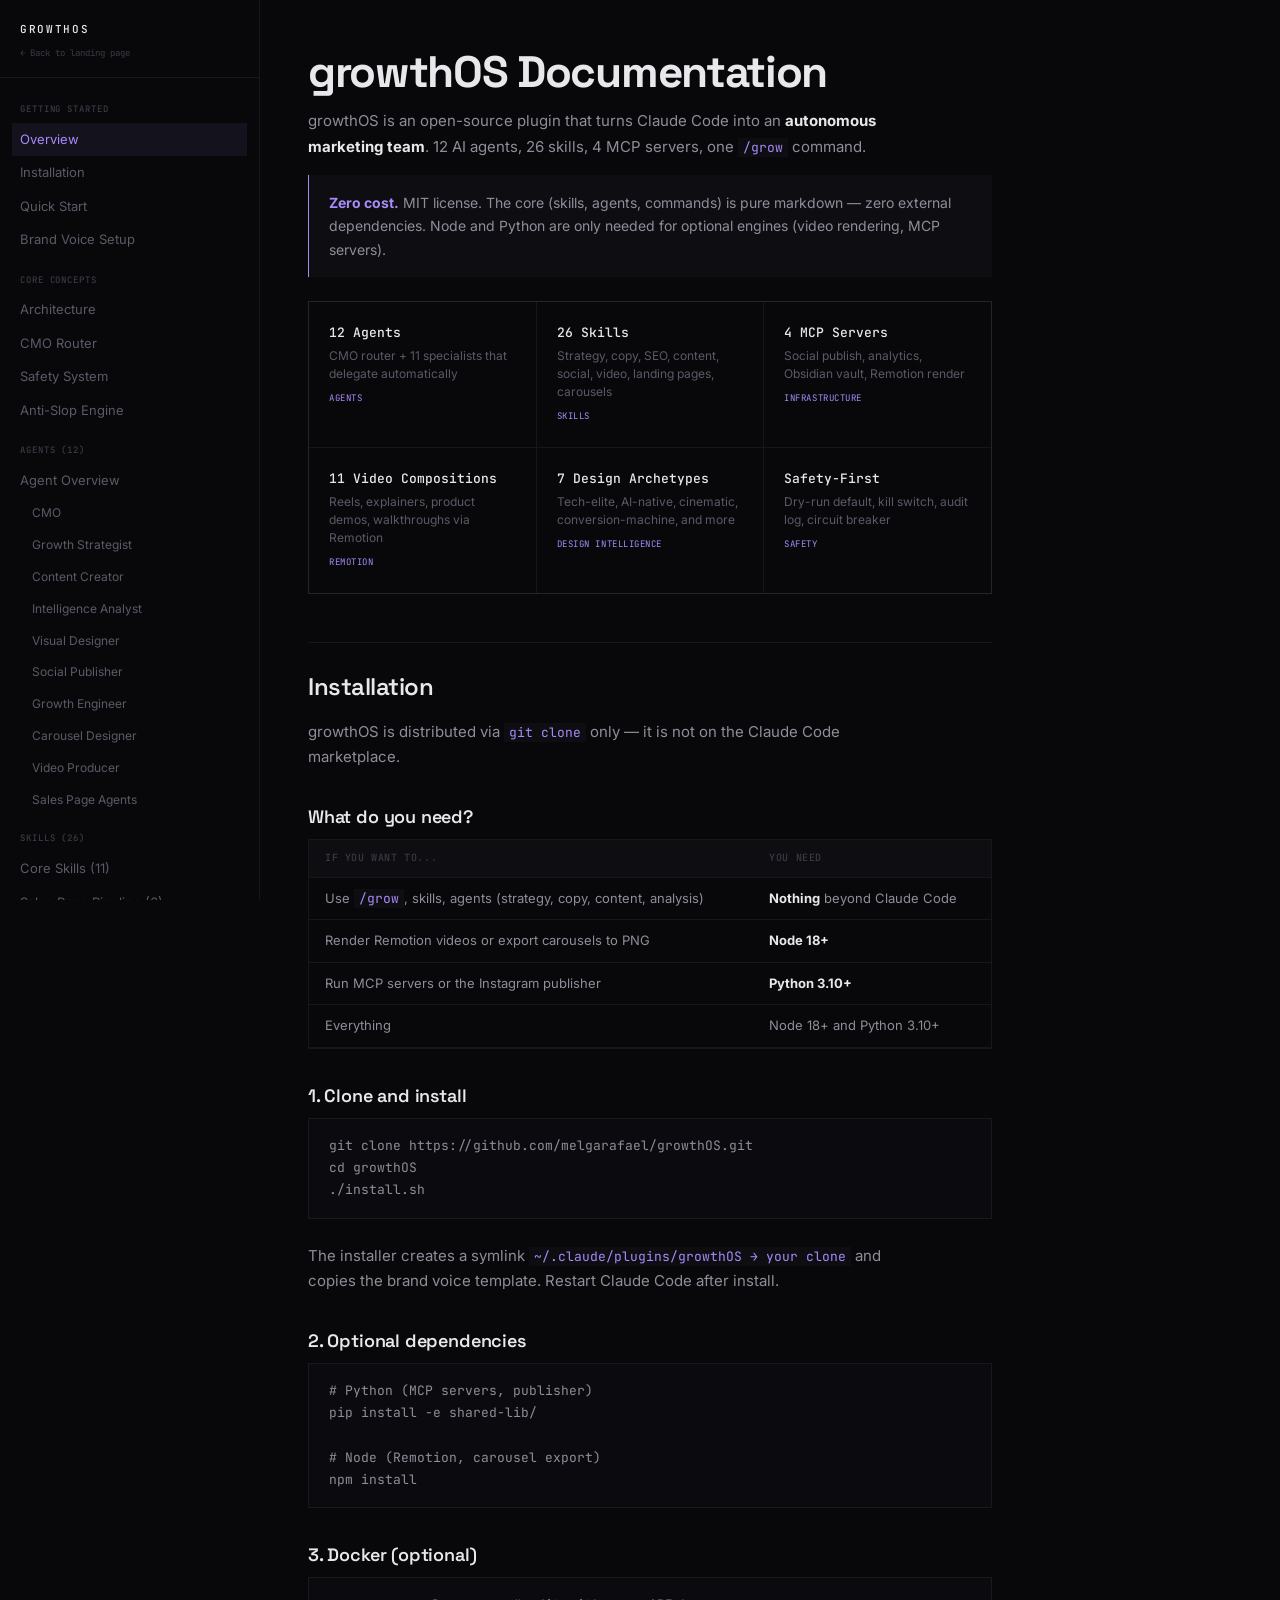
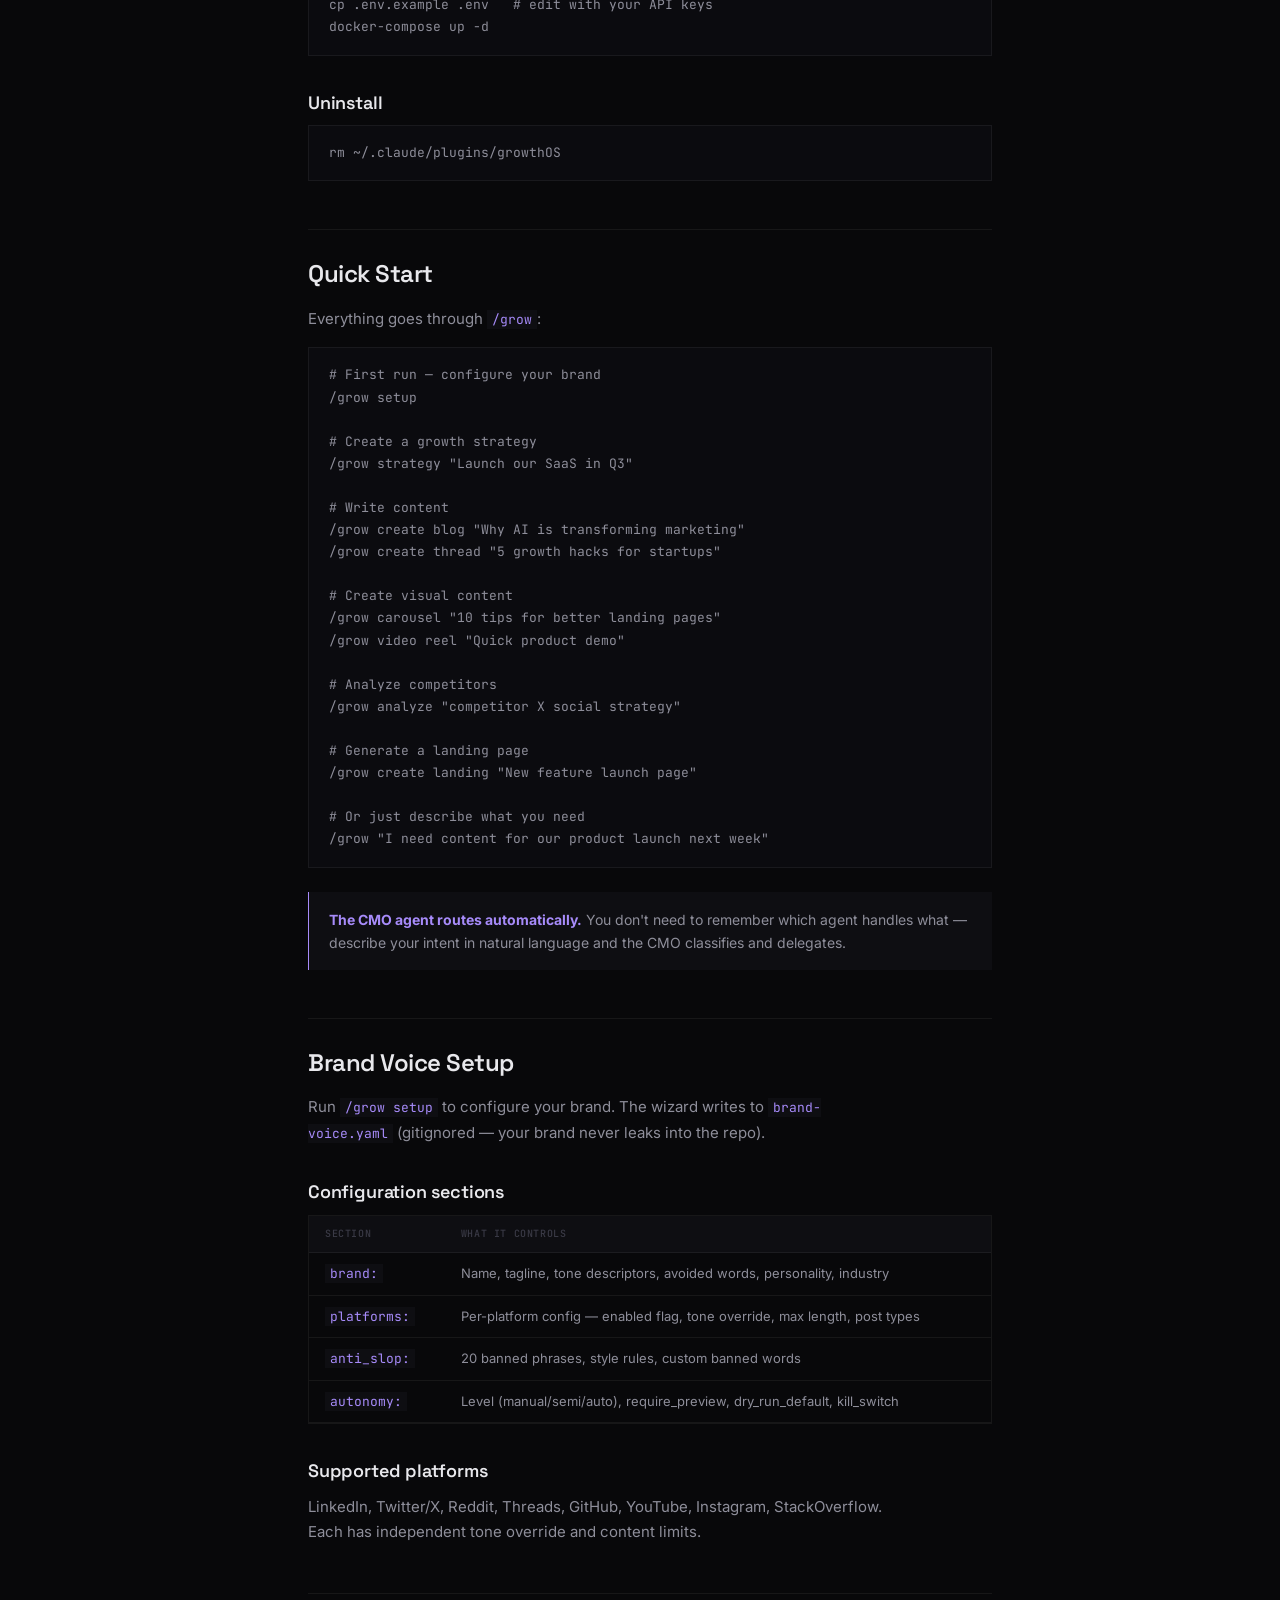
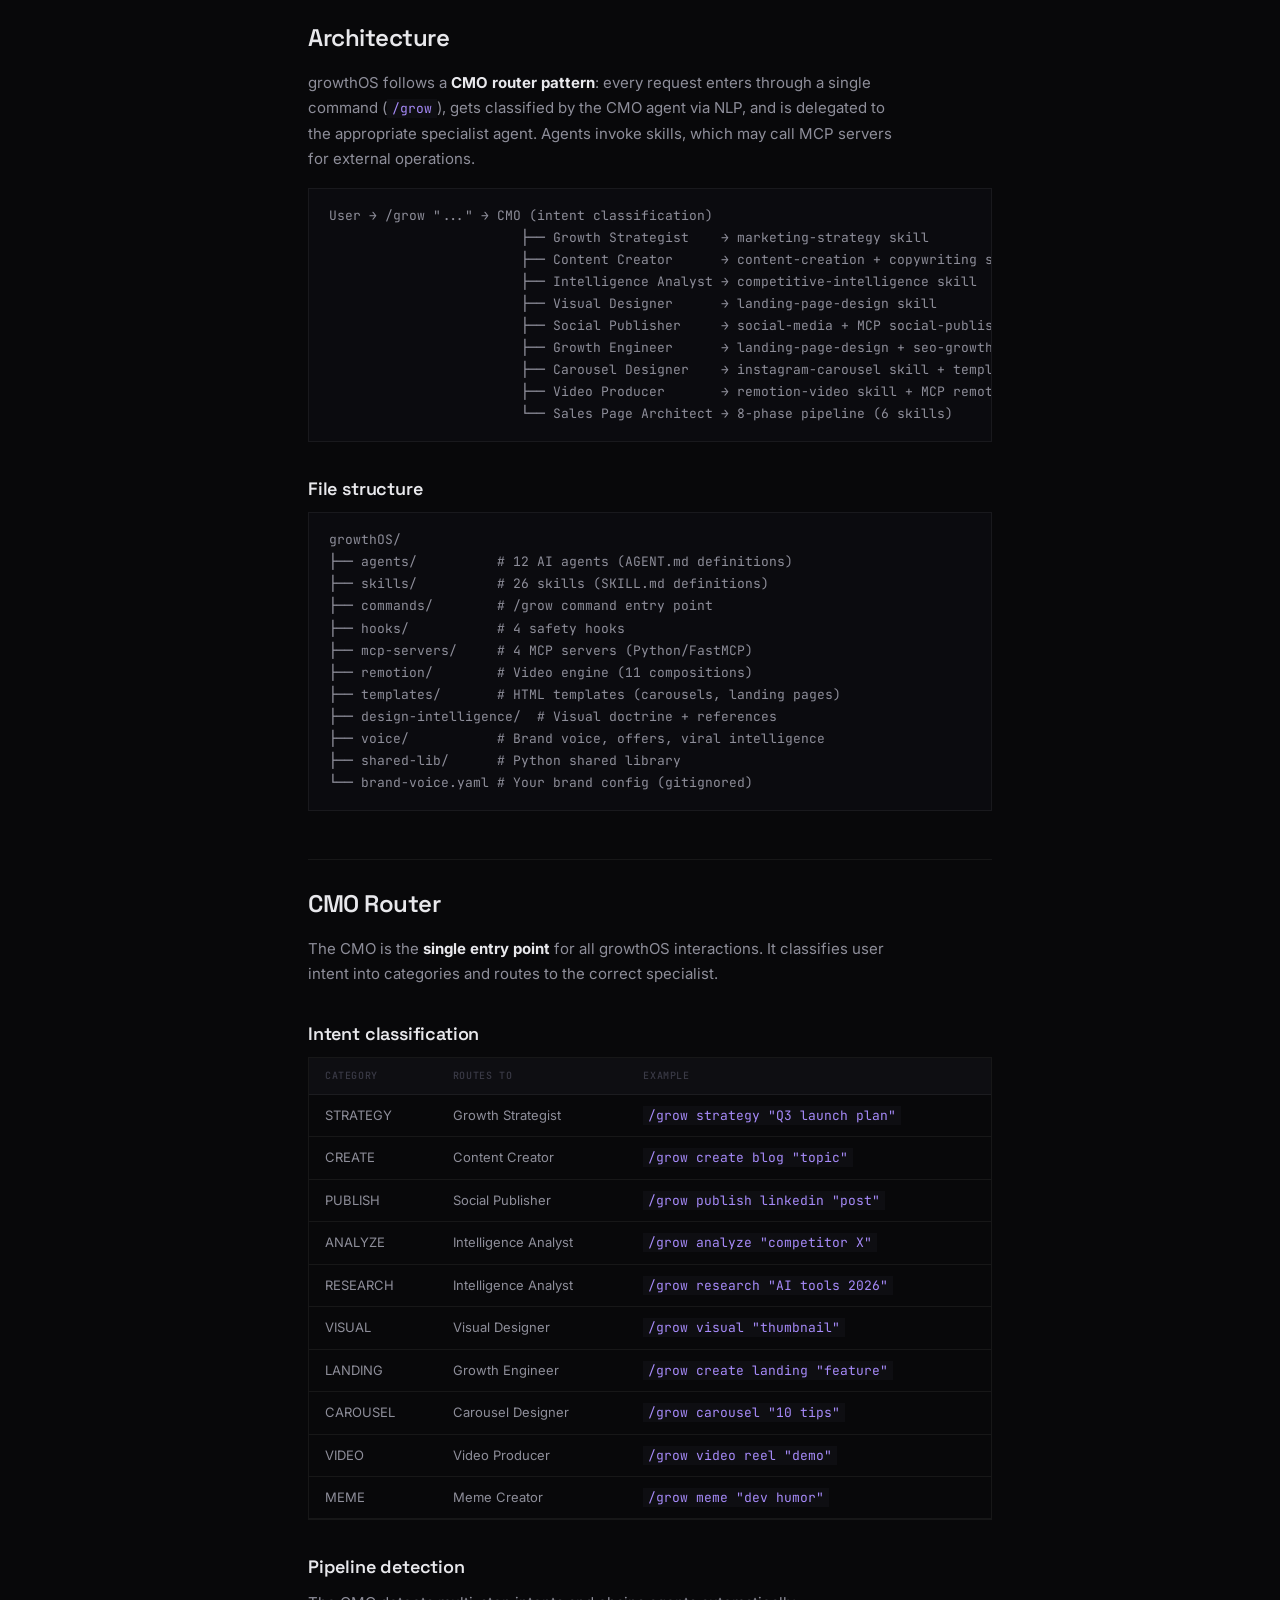
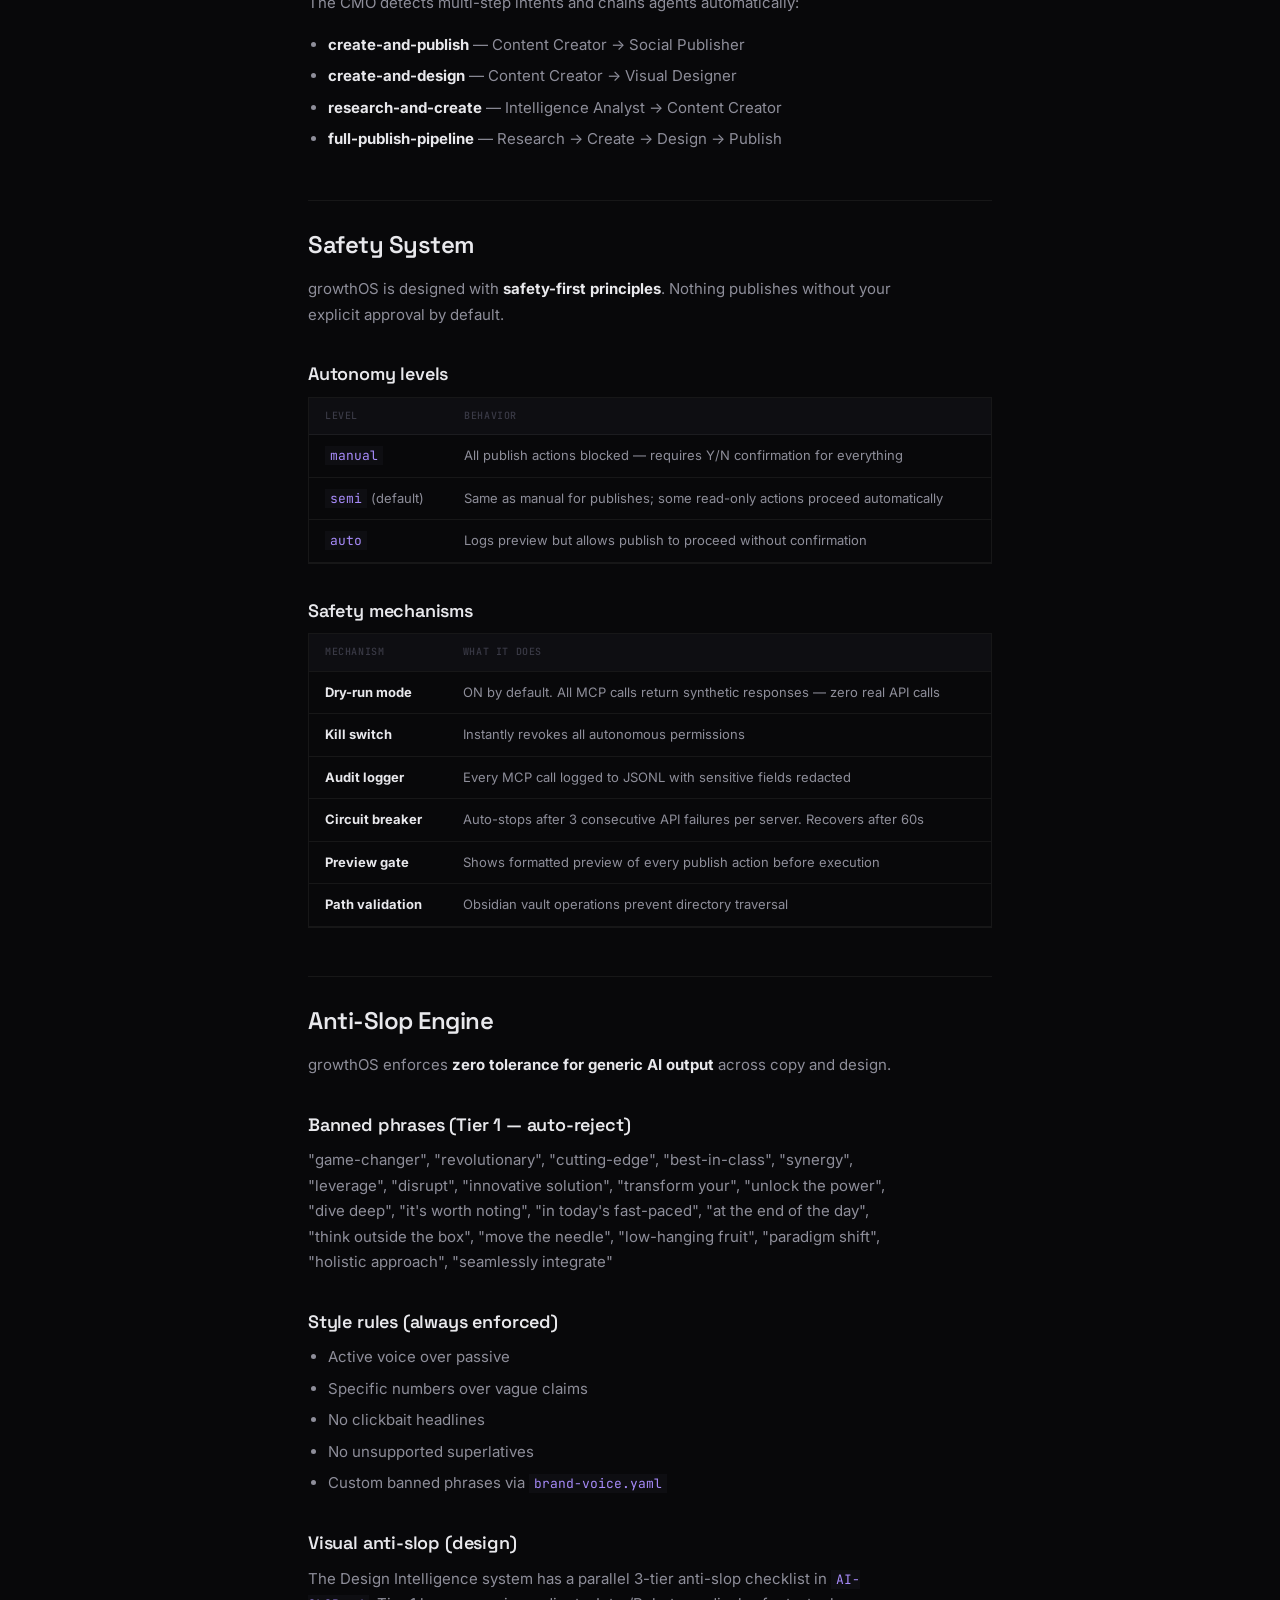
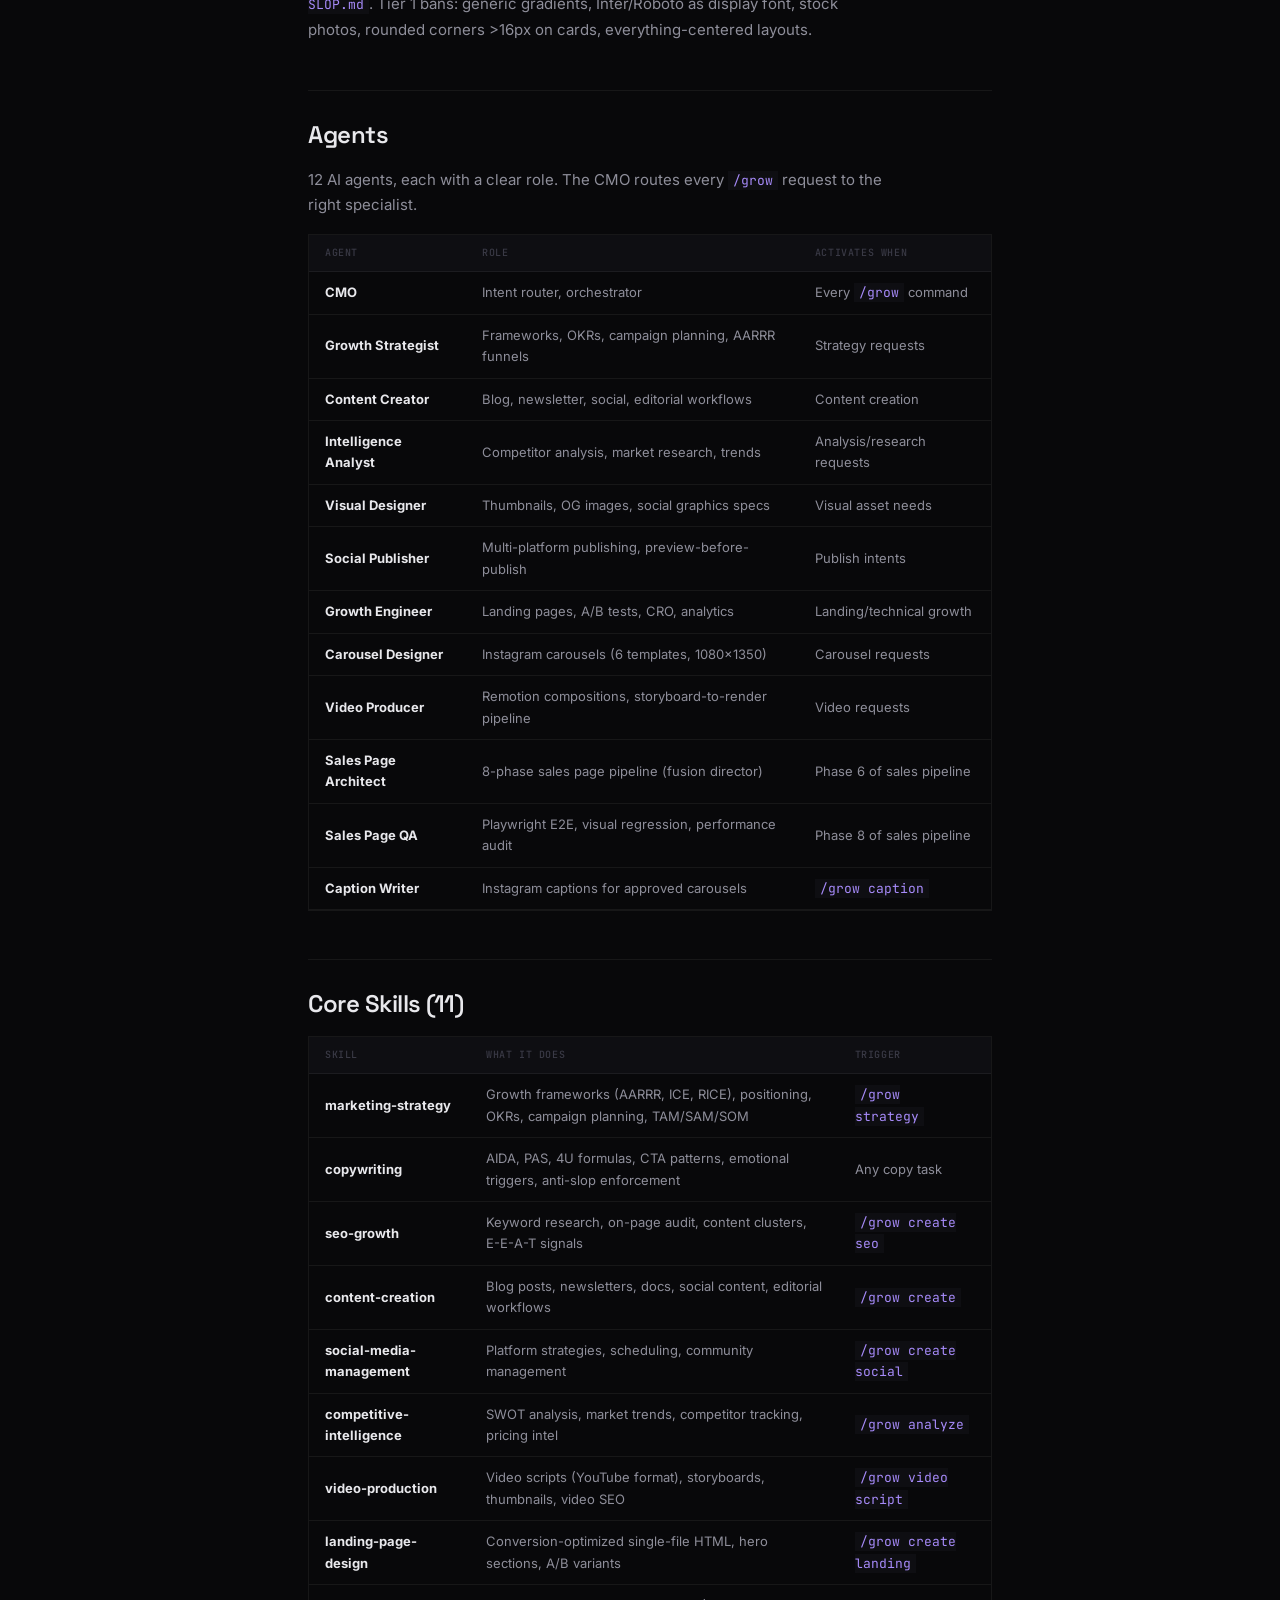
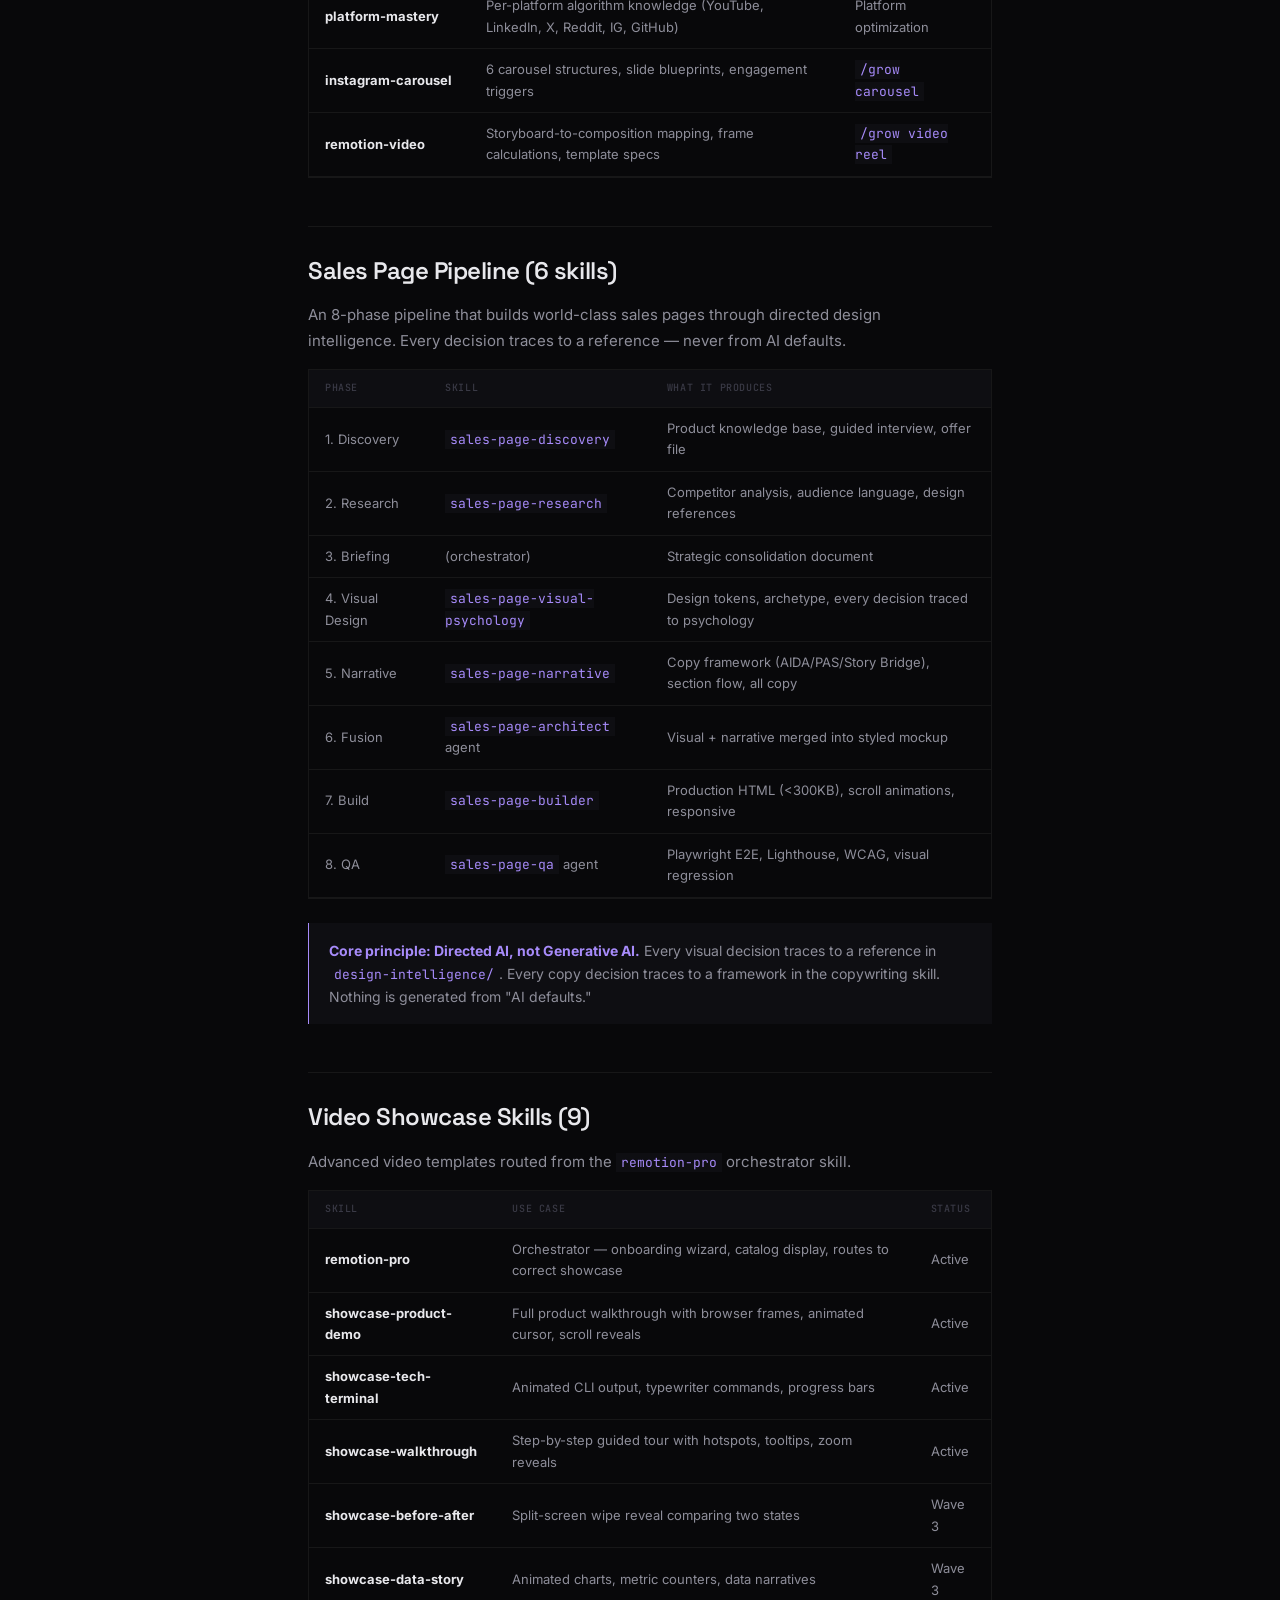
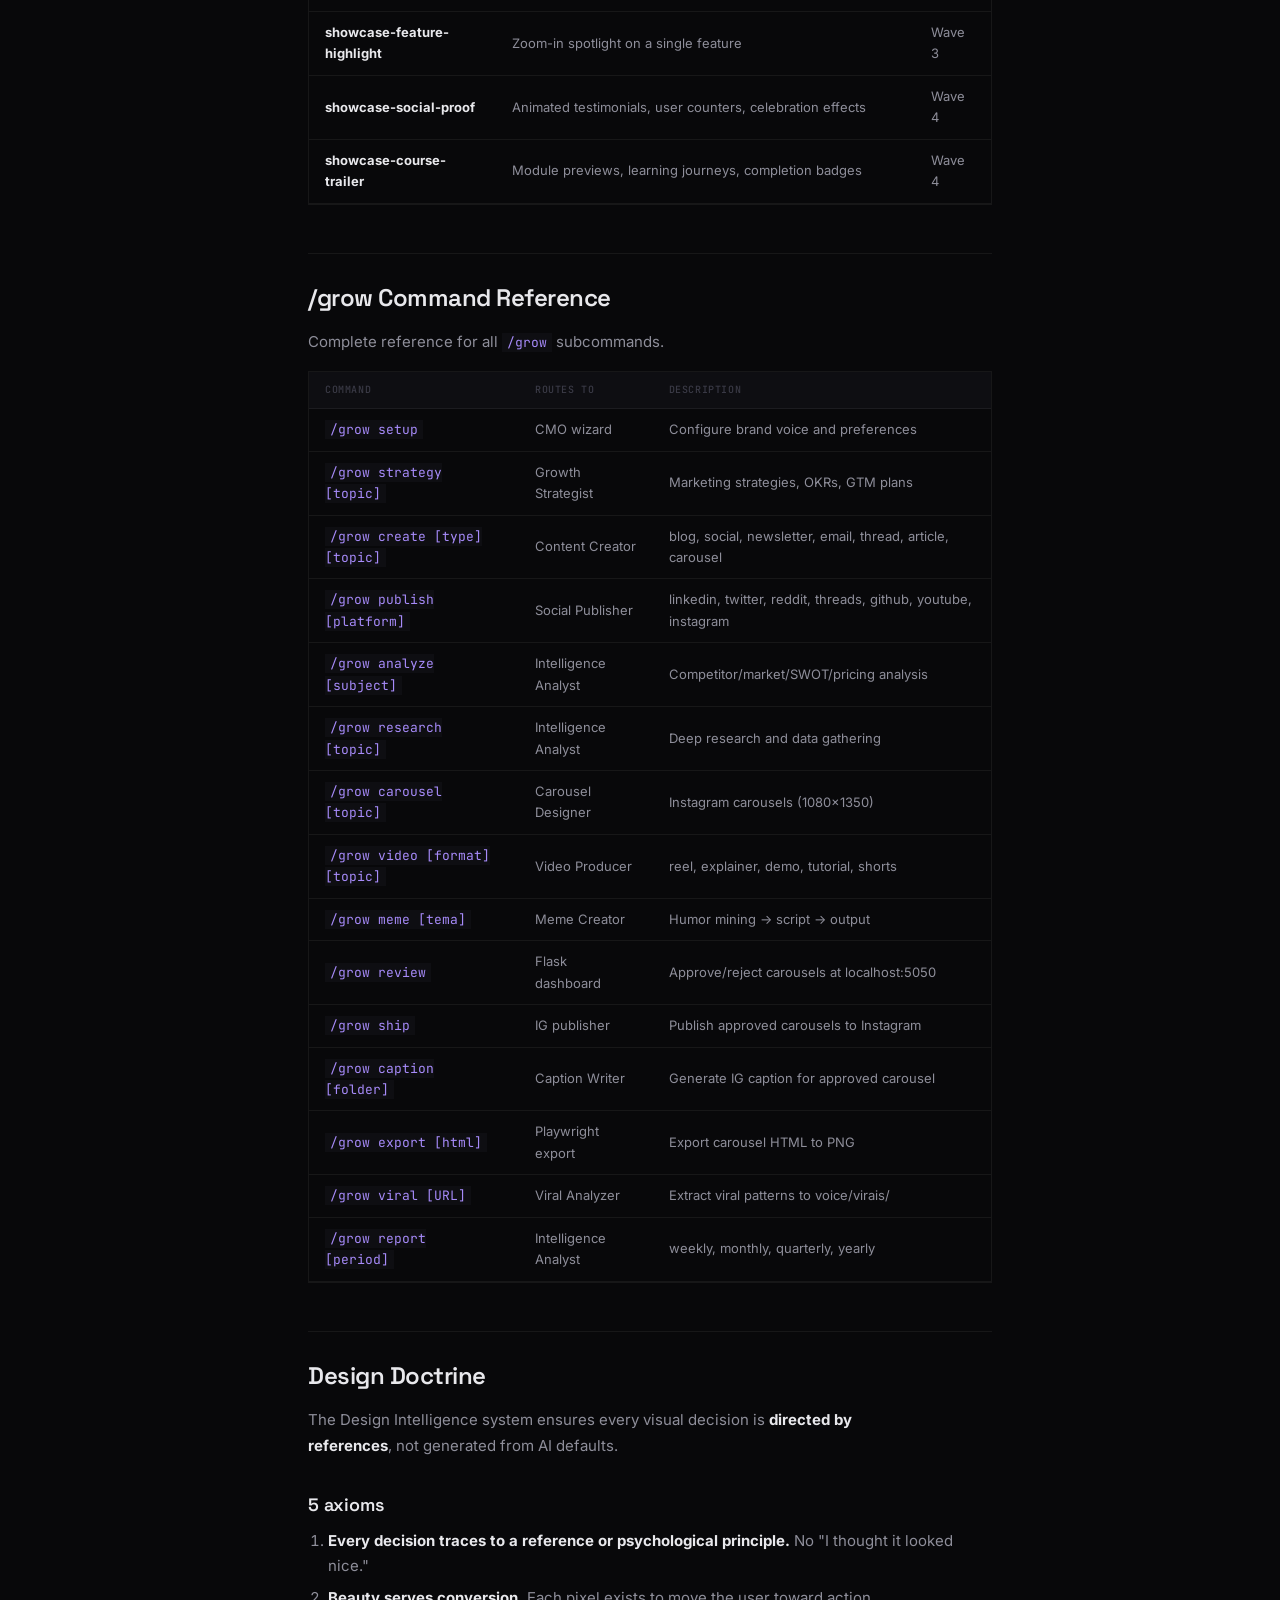
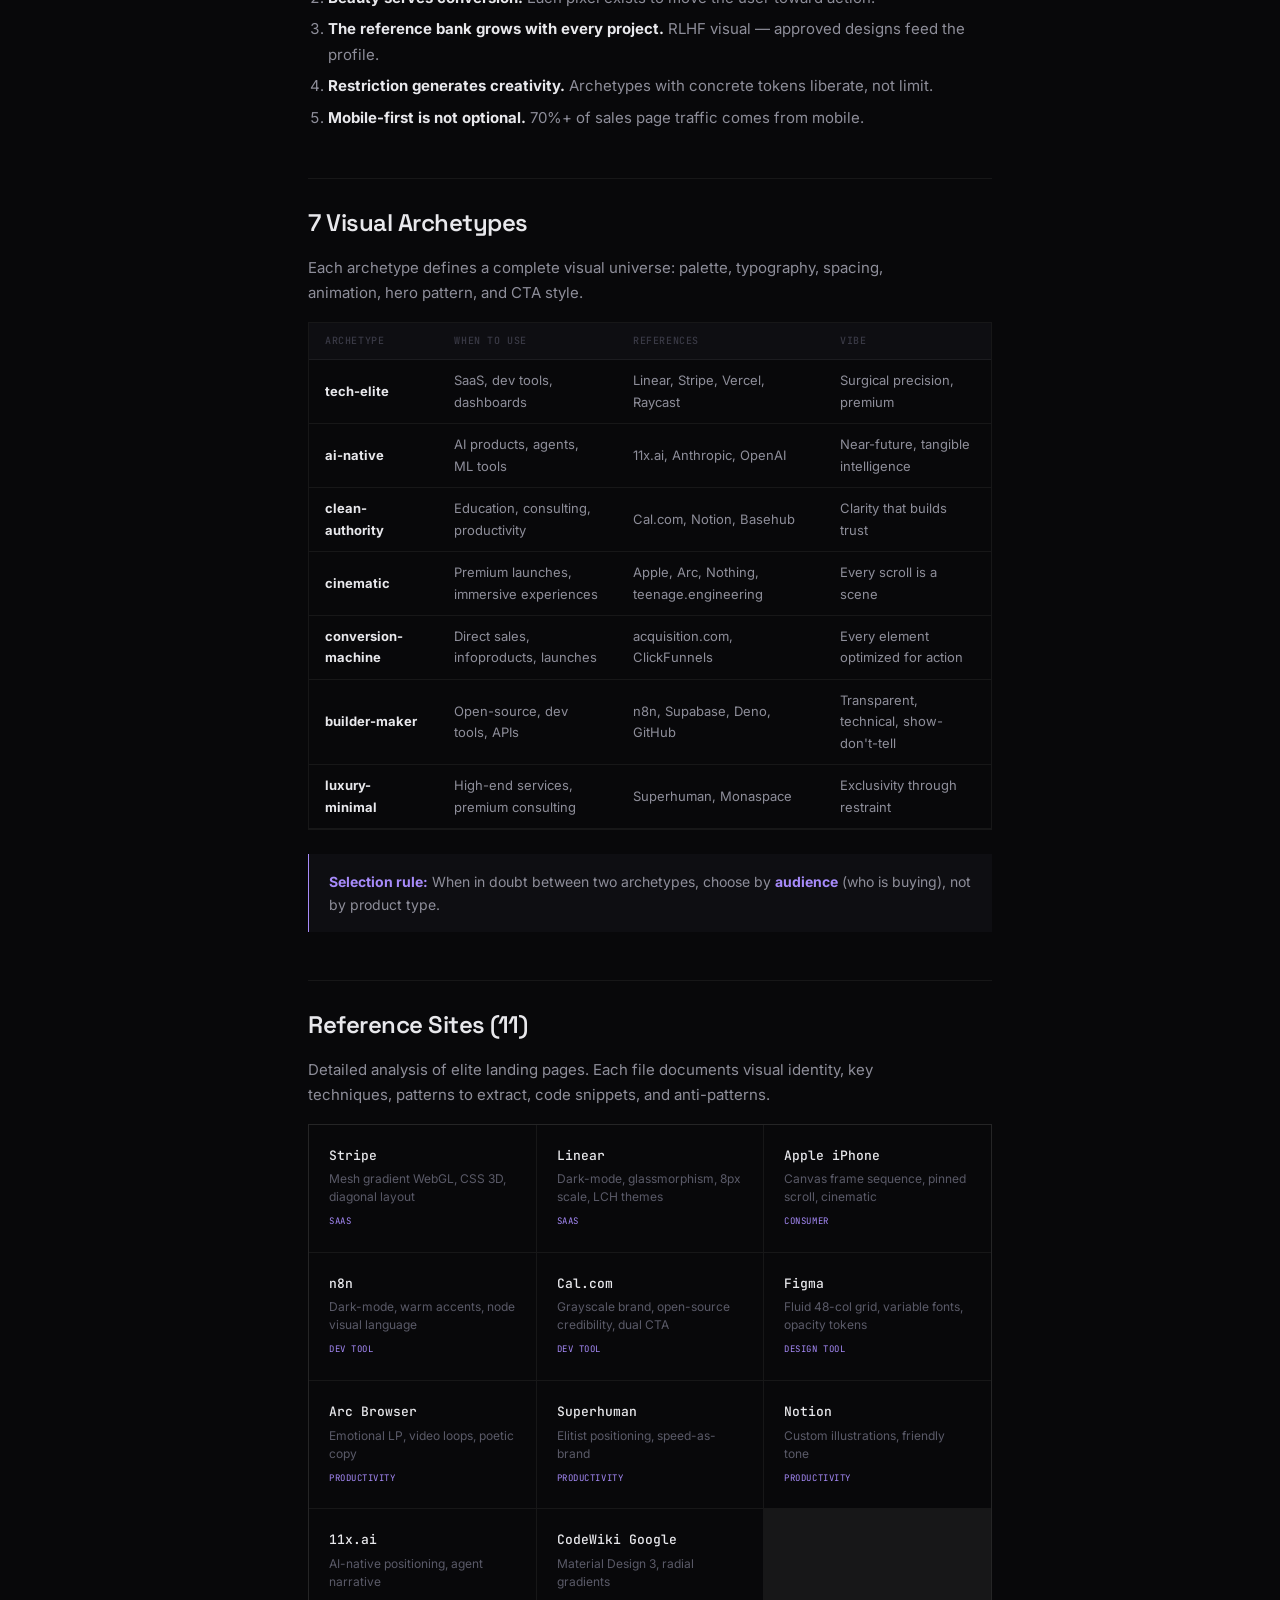
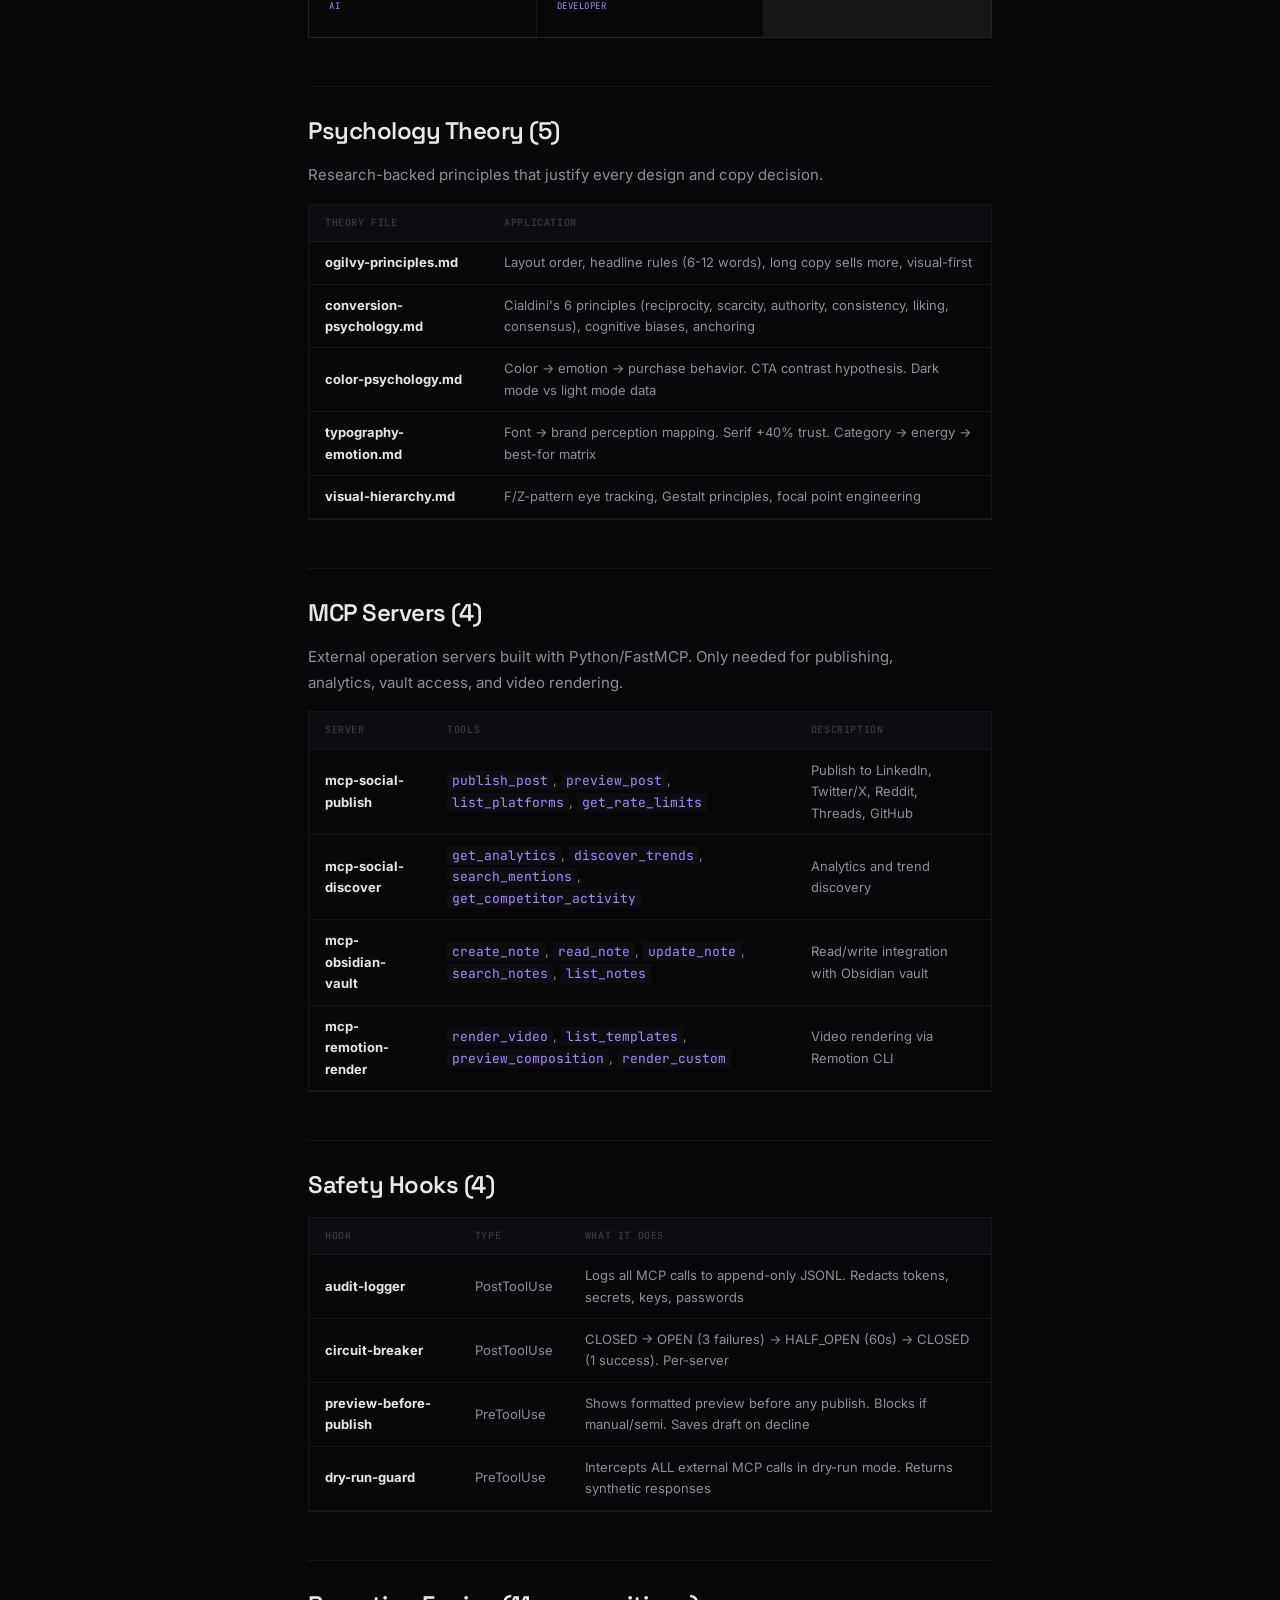
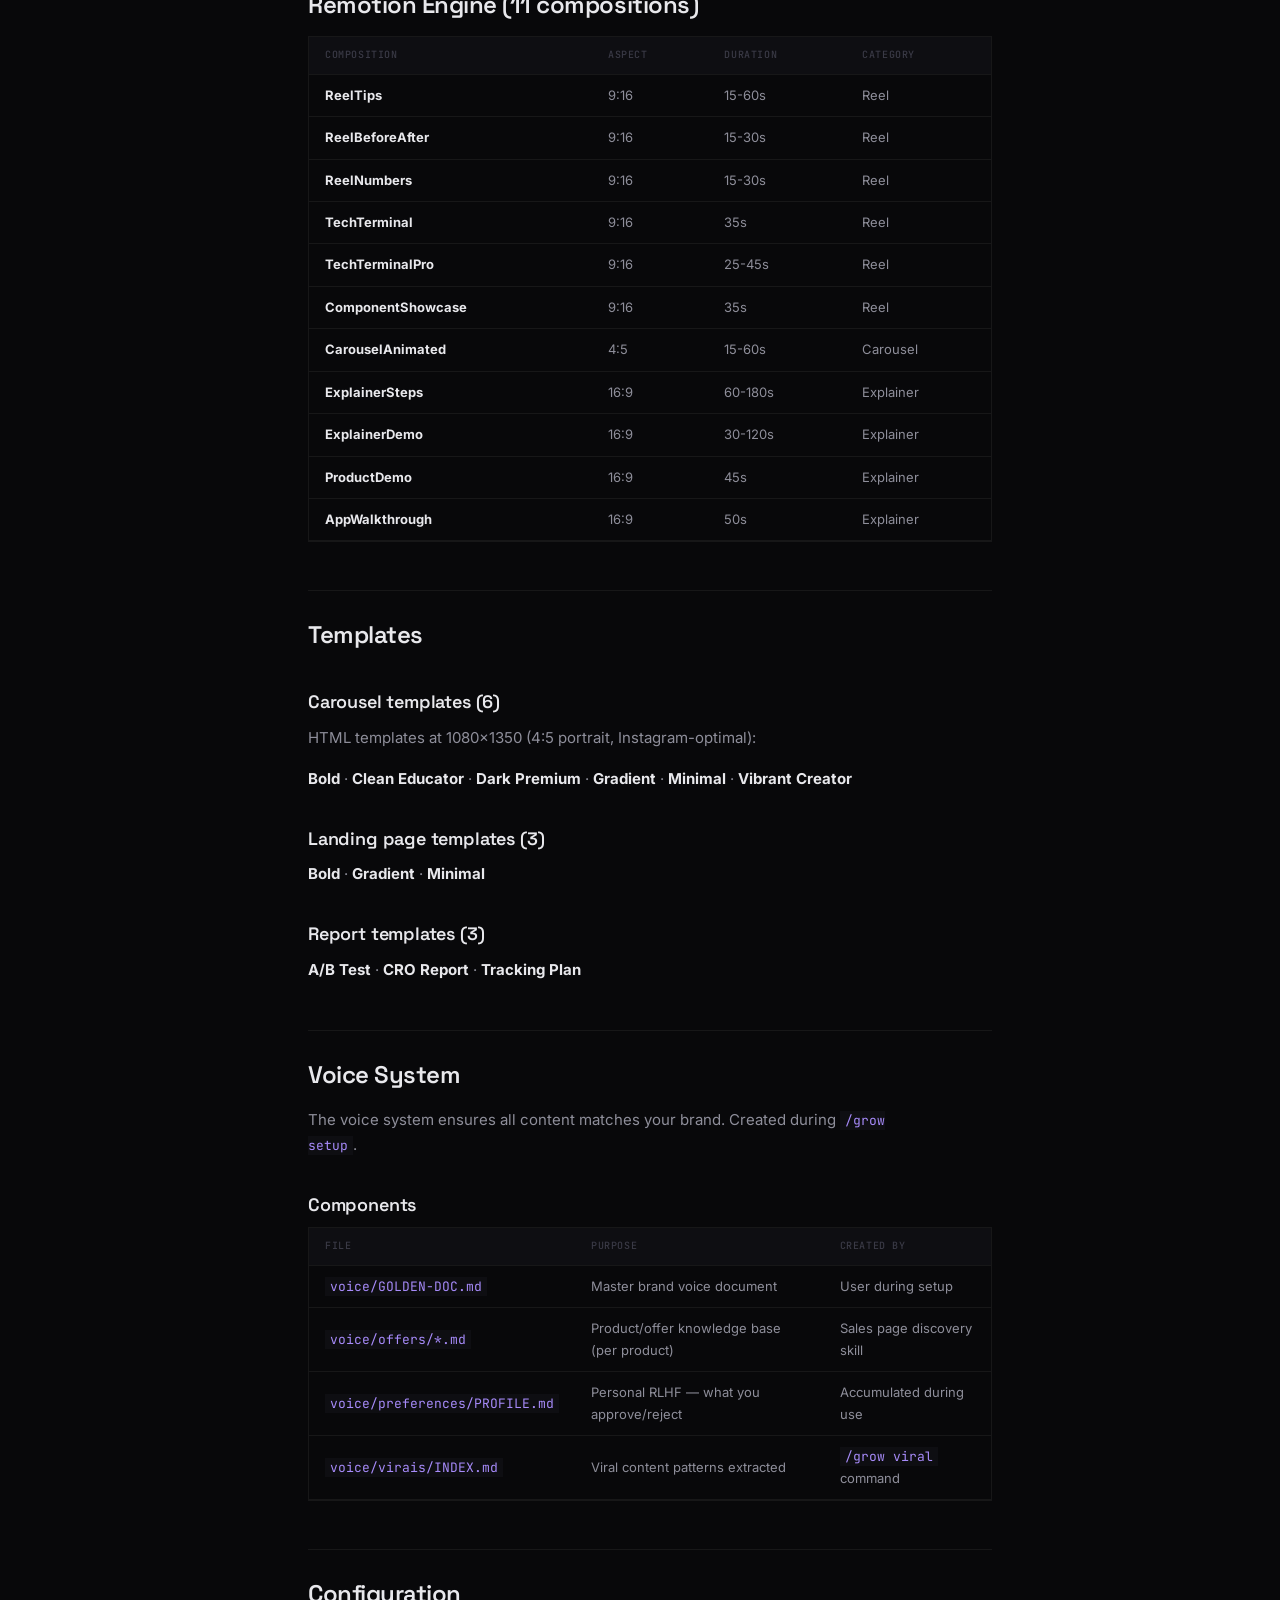
<file: docs/index.html>
<!DOCTYPE html>
<html lang="en">
<head>
<meta charset="UTF-8">
<meta name="viewport" content="width=device-width, initial-scale=1.0">
<title>growthOS — Documentation</title>
<meta name="description" content="Complete documentation for growthOS — the autonomous marketing team for Claude Code. 26 skills, 12 agents, 4 MCP servers.">
<link rel="preconnect" href="https://fonts.googleapis.com">
<link rel="preconnect" href="https://fonts.gstatic.com" crossorigin>
<link href="https://fonts.googleapis.com/css2?family=Space+Grotesk:wght@400;500;600;700&family=Inter:wght@300;400;500;600&family=JetBrains+Mono:wght@400;500&display=swap" rel="stylesheet">
<link rel="stylesheet" href="../src/css/tokens.css">
<link rel="stylesheet" href="docs.css">
</head>
<body>

<div class="docs">

<!-- ═══ SIDEBAR ═══ -->
<aside class="docs-sidebar">
  <div class="docs-sidebar__header">
    <a href="../" class="docs-sidebar__logo">growthOS</a>
    <a href="../" class="docs-sidebar__back">← Back to landing page</a>
  </div>
  <nav class="docs-sidebar__nav" aria-label="Documentation">

    <div class="docs-nav-group">
      <span class="docs-nav-label">Getting Started</span>
      <a href="#overview" class="docs-nav-link is-active">Overview</a>
      <a href="#installation" class="docs-nav-link">Installation</a>
      <a href="#quick-start" class="docs-nav-link">Quick Start</a>
      <a href="#brand-voice" class="docs-nav-link">Brand Voice Setup</a>
    </div>

    <div class="docs-nav-group">
      <span class="docs-nav-label">Core Concepts</span>
      <a href="#architecture" class="docs-nav-link">Architecture</a>
      <a href="#cmo-router" class="docs-nav-link">CMO Router</a>
      <a href="#safety" class="docs-nav-link">Safety System</a>
      <a href="#anti-slop" class="docs-nav-link">Anti-Slop Engine</a>
    </div>

    <div class="docs-nav-group">
      <span class="docs-nav-label">Agents (12)</span>
      <a href="#agents-overview" class="docs-nav-link">Agent Overview</a>
      <a href="#agent-cmo" class="docs-nav-link docs-nav-link--sub">CMO</a>
      <a href="#agent-strategist" class="docs-nav-link docs-nav-link--sub">Growth Strategist</a>
      <a href="#agent-content" class="docs-nav-link docs-nav-link--sub">Content Creator</a>
      <a href="#agent-intel" class="docs-nav-link docs-nav-link--sub">Intelligence Analyst</a>
      <a href="#agent-visual" class="docs-nav-link docs-nav-link--sub">Visual Designer</a>
      <a href="#agent-social" class="docs-nav-link docs-nav-link--sub">Social Publisher</a>
      <a href="#agent-engineer" class="docs-nav-link docs-nav-link--sub">Growth Engineer</a>
      <a href="#agent-carousel" class="docs-nav-link docs-nav-link--sub">Carousel Designer</a>
      <a href="#agent-video" class="docs-nav-link docs-nav-link--sub">Video Producer</a>
      <a href="#agent-sales" class="docs-nav-link docs-nav-link--sub">Sales Page Agents</a>
    </div>

    <div class="docs-nav-group">
      <span class="docs-nav-label">Skills (26)</span>
      <a href="#skills-core" class="docs-nav-link">Core Skills (11)</a>
      <a href="#skills-sales" class="docs-nav-link">Sales Page Pipeline (6)</a>
      <a href="#skills-showcase" class="docs-nav-link">Video Showcase (9)</a>
    </div>

    <div class="docs-nav-group">
      <span class="docs-nav-label">Commands</span>
      <a href="#grow-command" class="docs-nav-link">/grow Reference</a>
    </div>

    <div class="docs-nav-group">
      <span class="docs-nav-label">Design Intelligence</span>
      <a href="#design-doctrine" class="docs-nav-link">Design Doctrine</a>
      <a href="#archetypes" class="docs-nav-link">7 Archetypes</a>
      <a href="#references" class="docs-nav-link">Reference Sites (11)</a>
      <a href="#theory" class="docs-nav-link">Psychology Theory (5)</a>
    </div>

    <div class="docs-nav-group">
      <span class="docs-nav-label">Infrastructure</span>
      <a href="#mcp-servers" class="docs-nav-link">MCP Servers (4)</a>
      <a href="#hooks" class="docs-nav-link">Safety Hooks (4)</a>
      <a href="#remotion" class="docs-nav-link">Remotion Engine (11)</a>
      <a href="#templates" class="docs-nav-link">Templates</a>
    </div>

    <div class="docs-nav-group">
      <span class="docs-nav-label">Reference</span>
      <a href="#voice-system" class="docs-nav-link">Voice System</a>
      <a href="#config" class="docs-nav-link">Configuration</a>
      <a href="#env-vars" class="docs-nav-link">Environment Variables</a>
    </div>

  </nav>
</aside>

<!-- ═══ MAIN CONTENT ═══ -->
<div class="docs-main">

<!-- ────────────────────────────────────────── -->
<section id="overview">
<h1>growthOS Documentation</h1>
<p>growthOS is an open-source plugin that turns Claude Code into an <strong>autonomous marketing team</strong>. 12 AI agents, 26 skills, 4 MCP servers, one <code>/grow</code> command.</p>

<div class="docs-callout">
  <strong>Zero cost.</strong> MIT license. The core (skills, agents, commands) is pure markdown — zero external dependencies. Node and Python are only needed for optional engines (video rendering, MCP servers).
</div>

<div class="docs-cards">
  <div class="docs-card"><div class="docs-card__title">12 Agents</div><div class="docs-card__desc">CMO router + 11 specialists that delegate automatically</div><div class="docs-card__tag">agents</div></div>
  <div class="docs-card"><div class="docs-card__title">26 Skills</div><div class="docs-card__desc">Strategy, copy, SEO, content, social, video, landing pages, carousels</div><div class="docs-card__tag">skills</div></div>
  <div class="docs-card"><div class="docs-card__title">4 MCP Servers</div><div class="docs-card__desc">Social publish, analytics, Obsidian vault, Remotion render</div><div class="docs-card__tag">infrastructure</div></div>
  <div class="docs-card"><div class="docs-card__title">11 Video Compositions</div><div class="docs-card__desc">Reels, explainers, product demos, walkthroughs via Remotion</div><div class="docs-card__tag">remotion</div></div>
  <div class="docs-card"><div class="docs-card__title">7 Design Archetypes</div><div class="docs-card__desc">Tech-elite, AI-native, cinematic, conversion-machine, and more</div><div class="docs-card__tag">design intelligence</div></div>
  <div class="docs-card"><div class="docs-card__title">Safety-First</div><div class="docs-card__desc">Dry-run default, kill switch, audit log, circuit breaker</div><div class="docs-card__tag">safety</div></div>
</div>
</section>

<!-- ────────────────────────────────────────── -->
<section id="installation">
<h2>Installation</h2>
<p>growthOS is distributed via <code>git clone</code> only — it is not on the Claude Code marketplace.</p>

<h3>What do you need?</h3>
<div class="docs-table-wrap"><table>
  <tr><th>If you want to...</th><th>You need</th></tr>
  <tr><td>Use <code>/grow</code>, skills, agents (strategy, copy, content, analysis)</td><td><strong>Nothing</strong> beyond Claude Code</td></tr>
  <tr><td>Render Remotion videos or export carousels to PNG</td><td><strong>Node 18+</strong></td></tr>
  <tr><td>Run MCP servers or the Instagram publisher</td><td><strong>Python 3.10+</strong></td></tr>
  <tr><td>Everything</td><td>Node 18+ and Python 3.10+</td></tr>
</table></div>

<h3>1. Clone and install</h3>
<pre>git clone https://github.com/melgarafael/growthOS.git
cd growthOS
./install.sh</pre>
<p>The installer creates a symlink <code>~/.claude/plugins/growthOS → your clone</code> and copies the brand voice template. Restart Claude Code after install.</p>

<h3>2. Optional dependencies</h3>
<pre># Python (MCP servers, publisher)
pip install -e shared-lib/

# Node (Remotion, carousel export)
npm install</pre>

<h3>3. Docker (optional)</h3>
<pre>cp .env.example .env   # edit with your API keys
docker-compose up -d</pre>

<h3>Uninstall</h3>
<pre>rm ~/.claude/plugins/growthOS</pre>
</section>

<!-- ────────────────────────────────────────── -->
<section id="quick-start">
<h2>Quick Start</h2>
<p>Everything goes through <code>/grow</code>:</p>
<pre># First run — configure your brand
/grow setup

# Create a growth strategy
/grow strategy "Launch our SaaS in Q3"

# Write content
/grow create blog "Why AI is transforming marketing"
/grow create thread "5 growth hacks for startups"

# Create visual content
/grow carousel "10 tips for better landing pages"
/grow video reel "Quick product demo"

# Analyze competitors
/grow analyze "competitor X social strategy"

# Generate a landing page
/grow create landing "New feature launch page"

# Or just describe what you need
/grow "I need content for our product launch next week"</pre>

<div class="docs-callout">
  <strong>The CMO agent routes automatically.</strong> You don't need to remember which agent handles what — describe your intent in natural language and the CMO classifies and delegates.
</div>
</section>

<!-- ────────────────────────────────────────── -->
<section id="brand-voice">
<h2>Brand Voice Setup</h2>
<p>Run <code>/grow setup</code> to configure your brand. The wizard writes to <code>brand-voice.yaml</code> (gitignored — your brand never leaks into the repo).</p>

<h3>Configuration sections</h3>
<div class="docs-table-wrap"><table>
  <tr><th>Section</th><th>What it controls</th></tr>
  <tr><td><code>brand:</code></td><td>Name, tagline, tone descriptors, avoided words, personality, industry</td></tr>
  <tr><td><code>platforms:</code></td><td>Per-platform config — enabled flag, tone override, max length, post types</td></tr>
  <tr><td><code>anti_slop:</code></td><td>20 banned phrases, style rules, custom banned words</td></tr>
  <tr><td><code>autonomy:</code></td><td>Level (manual/semi/auto), require_preview, dry_run_default, kill_switch</td></tr>
</table></div>

<h3>Supported platforms</h3>
<p>LinkedIn, Twitter/X, Reddit, Threads, GitHub, YouTube, Instagram, StackOverflow. Each has independent tone override and content limits.</p>
</section>

<!-- ────────────────────────────────────────── -->
<section id="architecture">
<h2>Architecture</h2>
<p>growthOS follows a <strong>CMO router pattern</strong>: every request enters through a single command (<code>/grow</code>), gets classified by the CMO agent via NLP, and is delegated to the appropriate specialist agent. Agents invoke skills, which may call MCP servers for external operations.</p>

<pre>User → /grow "..." → CMO (intent classification)
                        ├── Growth Strategist    → marketing-strategy skill
                        ├── Content Creator      → content-creation + copywriting skills
                        ├── Intelligence Analyst → competitive-intelligence skill
                        ├── Visual Designer      → landing-page-design skill
                        ├── Social Publisher     → social-media + MCP social-publish
                        ├── Growth Engineer      → landing-page-design + seo-growth skills
                        ├── Carousel Designer    → instagram-carousel skill + templates
                        ├── Video Producer       → remotion-video skill + MCP remotion-render
                        └── Sales Page Architect → 8-phase pipeline (6 skills)</pre>

<h3>File structure</h3>
<pre>growthOS/
├── agents/          # 12 AI agents (AGENT.md definitions)
├── skills/          # 26 skills (SKILL.md definitions)
├── commands/        # /grow command entry point
├── hooks/           # 4 safety hooks
├── mcp-servers/     # 4 MCP servers (Python/FastMCP)
├── remotion/        # Video engine (11 compositions)
├── templates/       # HTML templates (carousels, landing pages)
├── design-intelligence/  # Visual doctrine + references
├── voice/           # Brand voice, offers, viral intelligence
├── shared-lib/      # Python shared library
└── brand-voice.yaml # Your brand config (gitignored)</pre>
</section>

<!-- ────────────────────────────────────────── -->
<section id="cmo-router">
<h2>CMO Router</h2>
<p>The CMO is the <strong>single entry point</strong> for all growthOS interactions. It classifies user intent into categories and routes to the correct specialist.</p>

<h3>Intent classification</h3>
<div class="docs-table-wrap"><table>
  <tr><th>Category</th><th>Routes to</th><th>Example</th></tr>
  <tr><td>STRATEGY</td><td>Growth Strategist</td><td><code>/grow strategy "Q3 launch plan"</code></td></tr>
  <tr><td>CREATE</td><td>Content Creator</td><td><code>/grow create blog "topic"</code></td></tr>
  <tr><td>PUBLISH</td><td>Social Publisher</td><td><code>/grow publish linkedin "post"</code></td></tr>
  <tr><td>ANALYZE</td><td>Intelligence Analyst</td><td><code>/grow analyze "competitor X"</code></td></tr>
  <tr><td>RESEARCH</td><td>Intelligence Analyst</td><td><code>/grow research "AI tools 2026"</code></td></tr>
  <tr><td>VISUAL</td><td>Visual Designer</td><td><code>/grow visual "thumbnail"</code></td></tr>
  <tr><td>LANDING</td><td>Growth Engineer</td><td><code>/grow create landing "feature"</code></td></tr>
  <tr><td>CAROUSEL</td><td>Carousel Designer</td><td><code>/grow carousel "10 tips"</code></td></tr>
  <tr><td>VIDEO</td><td>Video Producer</td><td><code>/grow video reel "demo"</code></td></tr>
  <tr><td>MEME</td><td>Meme Creator</td><td><code>/grow meme "dev humor"</code></td></tr>
</table></div>

<h3>Pipeline detection</h3>
<p>The CMO detects multi-step intents and chains agents automatically:</p>
<ul>
  <li><strong>create-and-publish</strong> — Content Creator → Social Publisher</li>
  <li><strong>create-and-design</strong> — Content Creator → Visual Designer</li>
  <li><strong>research-and-create</strong> — Intelligence Analyst → Content Creator</li>
  <li><strong>full-publish-pipeline</strong> — Research → Create → Design → Publish</li>
</ul>
</section>

<!-- ────────────────────────────────────────── -->
<section id="safety">
<h2>Safety System</h2>
<p>growthOS is designed with <strong>safety-first principles</strong>. Nothing publishes without your explicit approval by default.</p>

<h3>Autonomy levels</h3>
<div class="docs-table-wrap"><table>
  <tr><th>Level</th><th>Behavior</th></tr>
  <tr><td><code>manual</code></td><td>All publish actions blocked — requires Y/N confirmation for everything</td></tr>
  <tr><td><code>semi</code> (default)</td><td>Same as manual for publishes; some read-only actions proceed automatically</td></tr>
  <tr><td><code>auto</code></td><td>Logs preview but allows publish to proceed without confirmation</td></tr>
</table></div>

<h3>Safety mechanisms</h3>
<div class="docs-table-wrap"><table>
  <tr><th>Mechanism</th><th>What it does</th></tr>
  <tr><td><strong>Dry-run mode</strong></td><td>ON by default. All MCP calls return synthetic responses — zero real API calls</td></tr>
  <tr><td><strong>Kill switch</strong></td><td>Instantly revokes all autonomous permissions</td></tr>
  <tr><td><strong>Audit logger</strong></td><td>Every MCP call logged to JSONL with sensitive fields redacted</td></tr>
  <tr><td><strong>Circuit breaker</strong></td><td>Auto-stops after 3 consecutive API failures per server. Recovers after 60s</td></tr>
  <tr><td><strong>Preview gate</strong></td><td>Shows formatted preview of every publish action before execution</td></tr>
  <tr><td><strong>Path validation</strong></td><td>Obsidian vault operations prevent directory traversal</td></tr>
</table></div>
</section>

<!-- ────────────────────────────────────────── -->
<section id="anti-slop">
<h2>Anti-Slop Engine</h2>
<p>growthOS enforces <strong>zero tolerance for generic AI output</strong> across copy and design.</p>

<h3>Banned phrases (Tier 1 — auto-reject)</h3>
<p>"game-changer", "revolutionary", "cutting-edge", "best-in-class", "synergy", "leverage", "disrupt", "innovative solution", "transform your", "unlock the power", "dive deep", "it's worth noting", "in today's fast-paced", "at the end of the day", "think outside the box", "move the needle", "low-hanging fruit", "paradigm shift", "holistic approach", "seamlessly integrate"</p>

<h3>Style rules (always enforced)</h3>
<ul>
  <li>Active voice over passive</li>
  <li>Specific numbers over vague claims</li>
  <li>No clickbait headlines</li>
  <li>No unsupported superlatives</li>
  <li>Custom banned phrases via <code>brand-voice.yaml</code></li>
</ul>

<h3>Visual anti-slop (design)</h3>
<p>The Design Intelligence system has a parallel 3-tier anti-slop checklist in <code>AI-SLOP.md</code>. Tier 1 bans: generic gradients, Inter/Roboto as display font, stock photos, rounded corners &gt;16px on cards, everything-centered layouts.</p>
</section>

<!-- ────────────────────────────────────────── -->
<section id="agents-overview">
<h2>Agents</h2>
<p>12 AI agents, each with a clear role. The CMO routes every <code>/grow</code> request to the right specialist.</p>

<div class="docs-table-wrap"><table>
  <tr><th>Agent</th><th>Role</th><th>Activates when</th></tr>
  <tr id="agent-cmo"><td><strong>CMO</strong></td><td>Intent router, orchestrator</td><td>Every <code>/grow</code> command</td></tr>
  <tr id="agent-strategist"><td><strong>Growth Strategist</strong></td><td>Frameworks, OKRs, campaign planning, AARRR funnels</td><td>Strategy requests</td></tr>
  <tr id="agent-content"><td><strong>Content Creator</strong></td><td>Blog, newsletter, social, editorial workflows</td><td>Content creation</td></tr>
  <tr id="agent-intel"><td><strong>Intelligence Analyst</strong></td><td>Competitor analysis, market research, trends</td><td>Analysis/research requests</td></tr>
  <tr id="agent-visual"><td><strong>Visual Designer</strong></td><td>Thumbnails, OG images, social graphics specs</td><td>Visual asset needs</td></tr>
  <tr id="agent-social"><td><strong>Social Publisher</strong></td><td>Multi-platform publishing, preview-before-publish</td><td>Publish intents</td></tr>
  <tr id="agent-engineer"><td><strong>Growth Engineer</strong></td><td>Landing pages, A/B tests, CRO, analytics</td><td>Landing/technical growth</td></tr>
  <tr id="agent-carousel"><td><strong>Carousel Designer</strong></td><td>Instagram carousels (6 templates, 1080x1350)</td><td>Carousel requests</td></tr>
  <tr id="agent-video"><td><strong>Video Producer</strong></td><td>Remotion compositions, storyboard-to-render pipeline</td><td>Video requests</td></tr>
  <tr id="agent-sales"><td><strong>Sales Page Architect</strong></td><td>8-phase sales page pipeline (fusion director)</td><td>Phase 6 of sales pipeline</td></tr>
  <tr><td><strong>Sales Page QA</strong></td><td>Playwright E2E, visual regression, performance audit</td><td>Phase 8 of sales pipeline</td></tr>
  <tr><td><strong>Caption Writer</strong></td><td>Instagram captions for approved carousels</td><td><code>/grow caption</code></td></tr>
</table></div>
</section>

<!-- ────────────────────────────────────────── -->
<section id="skills-core">
<h2>Core Skills (11)</h2>
<div class="docs-table-wrap"><table>
  <tr><th>Skill</th><th>What it does</th><th>Trigger</th></tr>
  <tr><td><strong>marketing-strategy</strong></td><td>Growth frameworks (AARRR, ICE, RICE), positioning, OKRs, campaign planning, TAM/SAM/SOM</td><td><code>/grow strategy</code></td></tr>
  <tr><td><strong>copywriting</strong></td><td>AIDA, PAS, 4U formulas, CTA patterns, emotional triggers, anti-slop enforcement</td><td>Any copy task</td></tr>
  <tr><td><strong>seo-growth</strong></td><td>Keyword research, on-page audit, content clusters, E-E-A-T signals</td><td><code>/grow create seo</code></td></tr>
  <tr><td><strong>content-creation</strong></td><td>Blog posts, newsletters, docs, social content, editorial workflows</td><td><code>/grow create</code></td></tr>
  <tr><td><strong>social-media-management</strong></td><td>Platform strategies, scheduling, community management</td><td><code>/grow create social</code></td></tr>
  <tr><td><strong>competitive-intelligence</strong></td><td>SWOT analysis, market trends, competitor tracking, pricing intel</td><td><code>/grow analyze</code></td></tr>
  <tr><td><strong>video-production</strong></td><td>Video scripts (YouTube format), storyboards, thumbnails, video SEO</td><td><code>/grow video script</code></td></tr>
  <tr><td><strong>landing-page-design</strong></td><td>Conversion-optimized single-file HTML, hero sections, A/B variants</td><td><code>/grow create landing</code></td></tr>
  <tr><td><strong>platform-mastery</strong></td><td>Per-platform algorithm knowledge (YouTube, LinkedIn, X, Reddit, IG, GitHub)</td><td>Platform optimization</td></tr>
  <tr><td><strong>instagram-carousel</strong></td><td>6 carousel structures, slide blueprints, engagement triggers</td><td><code>/grow carousel</code></td></tr>
  <tr><td><strong>remotion-video</strong></td><td>Storyboard-to-composition mapping, frame calculations, template specs</td><td><code>/grow video reel</code></td></tr>
</table></div>
</section>

<!-- ────────────────────────────────────────── -->
<section id="skills-sales">
<h2>Sales Page Pipeline (6 skills)</h2>
<p>An 8-phase pipeline that builds world-class sales pages through directed design intelligence. Every decision traces to a reference — never from AI defaults.</p>

<div class="docs-table-wrap"><table>
  <tr><th>Phase</th><th>Skill</th><th>What it produces</th></tr>
  <tr><td>1. Discovery</td><td><code>sales-page-discovery</code></td><td>Product knowledge base, guided interview, offer file</td></tr>
  <tr><td>2. Research</td><td><code>sales-page-research</code></td><td>Competitor analysis, audience language, design references</td></tr>
  <tr><td>3. Briefing</td><td>(orchestrator)</td><td>Strategic consolidation document</td></tr>
  <tr><td>4. Visual Design</td><td><code>sales-page-visual-psychology</code></td><td>Design tokens, archetype, every decision traced to psychology</td></tr>
  <tr><td>5. Narrative</td><td><code>sales-page-narrative</code></td><td>Copy framework (AIDA/PAS/Story Bridge), section flow, all copy</td></tr>
  <tr><td>6. Fusion</td><td><code>sales-page-architect</code> agent</td><td>Visual + narrative merged into styled mockup</td></tr>
  <tr><td>7. Build</td><td><code>sales-page-builder</code></td><td>Production HTML (&lt;300KB), scroll animations, responsive</td></tr>
  <tr><td>8. QA</td><td><code>sales-page-qa</code> agent</td><td>Playwright E2E, Lighthouse, WCAG, visual regression</td></tr>
</table></div>

<div class="docs-callout">
  <strong>Core principle: Directed AI, not Generative AI.</strong> Every visual decision traces to a reference in <code>design-intelligence/</code>. Every copy decision traces to a framework in the copywriting skill. Nothing is generated from "AI defaults."
</div>
</section>

<!-- ────────────────────────────────────────── -->
<section id="skills-showcase">
<h2>Video Showcase Skills (9)</h2>
<p>Advanced video templates routed from the <code>remotion-pro</code> orchestrator skill.</p>

<div class="docs-table-wrap"><table>
  <tr><th>Skill</th><th>Use case</th><th>Status</th></tr>
  <tr><td><strong>remotion-pro</strong></td><td>Orchestrator — onboarding wizard, catalog display, routes to correct showcase</td><td>Active</td></tr>
  <tr><td><strong>showcase-product-demo</strong></td><td>Full product walkthrough with browser frames, animated cursor, scroll reveals</td><td>Active</td></tr>
  <tr><td><strong>showcase-tech-terminal</strong></td><td>Animated CLI output, typewriter commands, progress bars</td><td>Active</td></tr>
  <tr><td><strong>showcase-walkthrough</strong></td><td>Step-by-step guided tour with hotspots, tooltips, zoom reveals</td><td>Active</td></tr>
  <tr><td><strong>showcase-before-after</strong></td><td>Split-screen wipe reveal comparing two states</td><td>Wave 3</td></tr>
  <tr><td><strong>showcase-data-story</strong></td><td>Animated charts, metric counters, data narratives</td><td>Wave 3</td></tr>
  <tr><td><strong>showcase-feature-highlight</strong></td><td>Zoom-in spotlight on a single feature</td><td>Wave 3</td></tr>
  <tr><td><strong>showcase-social-proof</strong></td><td>Animated testimonials, user counters, celebration effects</td><td>Wave 4</td></tr>
  <tr><td><strong>showcase-course-trailer</strong></td><td>Module previews, learning journeys, completion badges</td><td>Wave 4</td></tr>
</table></div>
</section>

<!-- ────────────────────────────────────────── -->
<section id="grow-command">
<h2>/grow Command Reference</h2>
<p>Complete reference for all <code>/grow</code> subcommands.</p>

<div class="docs-table-wrap"><table>
  <tr><th>Command</th><th>Routes to</th><th>Description</th></tr>
  <tr><td><code>/grow setup</code></td><td>CMO wizard</td><td>Configure brand voice and preferences</td></tr>
  <tr><td><code>/grow strategy [topic]</code></td><td>Growth Strategist</td><td>Marketing strategies, OKRs, GTM plans</td></tr>
  <tr><td><code>/grow create [type] [topic]</code></td><td>Content Creator</td><td>blog, social, newsletter, email, thread, article, carousel</td></tr>
  <tr><td><code>/grow publish [platform]</code></td><td>Social Publisher</td><td>linkedin, twitter, reddit, threads, github, youtube, instagram</td></tr>
  <tr><td><code>/grow analyze [subject]</code></td><td>Intelligence Analyst</td><td>Competitor/market/SWOT/pricing analysis</td></tr>
  <tr><td><code>/grow research [topic]</code></td><td>Intelligence Analyst</td><td>Deep research and data gathering</td></tr>
  <tr><td><code>/grow carousel [topic]</code></td><td>Carousel Designer</td><td>Instagram carousels (1080x1350)</td></tr>
  <tr><td><code>/grow video [format] [topic]</code></td><td>Video Producer</td><td>reel, explainer, demo, tutorial, shorts</td></tr>
  <tr><td><code>/grow meme [tema]</code></td><td>Meme Creator</td><td>Humor mining → script → output</td></tr>
  <tr><td><code>/grow review</code></td><td>Flask dashboard</td><td>Approve/reject carousels at localhost:5050</td></tr>
  <tr><td><code>/grow ship</code></td><td>IG publisher</td><td>Publish approved carousels to Instagram</td></tr>
  <tr><td><code>/grow caption [folder]</code></td><td>Caption Writer</td><td>Generate IG caption for approved carousel</td></tr>
  <tr><td><code>/grow export [html]</code></td><td>Playwright export</td><td>Export carousel HTML to PNG</td></tr>
  <tr><td><code>/grow viral [URL]</code></td><td>Viral Analyzer</td><td>Extract viral patterns to voice/virais/</td></tr>
  <tr><td><code>/grow report [period]</code></td><td>Intelligence Analyst</td><td>weekly, monthly, quarterly, yearly</td></tr>
</table></div>
</section>

<!-- ────────────────────────────────────────── -->
<section id="design-doctrine">
<h2>Design Doctrine</h2>
<p>The Design Intelligence system ensures every visual decision is <strong>directed by references</strong>, not generated from AI defaults.</p>

<h3>5 axioms</h3>
<ol>
  <li><strong>Every decision traces to a reference or psychological principle.</strong> No "I thought it looked nice."</li>
  <li><strong>Beauty serves conversion.</strong> Each pixel exists to move the user toward action.</li>
  <li><strong>The reference bank grows with every project.</strong> RLHF visual — approved designs feed the profile.</li>
  <li><strong>Restriction generates creativity.</strong> Archetypes with concrete tokens liberate, not limit.</li>
  <li><strong>Mobile-first is not optional.</strong> 70%+ of sales page traffic comes from mobile.</li>
</ol>
</section>

<!-- ────────────────────────────────────────── -->
<section id="archetypes">
<h2>7 Visual Archetypes</h2>
<p>Each archetype defines a complete visual universe: palette, typography, spacing, animation, hero pattern, and CTA style.</p>

<div class="docs-table-wrap"><table>
  <tr><th>Archetype</th><th>When to use</th><th>References</th><th>Vibe</th></tr>
  <tr><td><strong>tech-elite</strong></td><td>SaaS, dev tools, dashboards</td><td>Linear, Stripe, Vercel, Raycast</td><td>Surgical precision, premium</td></tr>
  <tr><td><strong>ai-native</strong></td><td>AI products, agents, ML tools</td><td>11x.ai, Anthropic, OpenAI</td><td>Near-future, tangible intelligence</td></tr>
  <tr><td><strong>clean-authority</strong></td><td>Education, consulting, productivity</td><td>Cal.com, Notion, Basehub</td><td>Clarity that builds trust</td></tr>
  <tr><td><strong>cinematic</strong></td><td>Premium launches, immersive experiences</td><td>Apple, Arc, Nothing, teenage.engineering</td><td>Every scroll is a scene</td></tr>
  <tr><td><strong>conversion-machine</strong></td><td>Direct sales, infoproducts, launches</td><td>acquisition.com, ClickFunnels</td><td>Every element optimized for action</td></tr>
  <tr><td><strong>builder-maker</strong></td><td>Open-source, dev tools, APIs</td><td>n8n, Supabase, Deno, GitHub</td><td>Transparent, technical, show-don't-tell</td></tr>
  <tr><td><strong>luxury-minimal</strong></td><td>High-end services, premium consulting</td><td>Superhuman, Monaspace</td><td>Exclusivity through restraint</td></tr>
</table></div>

<div class="docs-callout">
  <strong>Selection rule:</strong> When in doubt between two archetypes, choose by <strong>audience</strong> (who is buying), not by product type.
</div>
</section>

<!-- ────────────────────────────────────────── -->
<section id="references">
<h2>Reference Sites (11)</h2>
<p>Detailed analysis of elite landing pages. Each file documents visual identity, key techniques, patterns to extract, code snippets, and anti-patterns.</p>

<div class="docs-cards">
  <div class="docs-card"><div class="docs-card__title">Stripe</div><div class="docs-card__desc">Mesh gradient WebGL, CSS 3D, diagonal layout</div><div class="docs-card__tag">SaaS</div></div>
  <div class="docs-card"><div class="docs-card__title">Linear</div><div class="docs-card__desc">Dark-mode, glassmorphism, 8px scale, LCH themes</div><div class="docs-card__tag">SaaS</div></div>
  <div class="docs-card"><div class="docs-card__title">Apple iPhone</div><div class="docs-card__desc">Canvas frame sequence, pinned scroll, cinematic</div><div class="docs-card__tag">Consumer</div></div>
  <div class="docs-card"><div class="docs-card__title">n8n</div><div class="docs-card__desc">Dark-mode, warm accents, node visual language</div><div class="docs-card__tag">Dev tool</div></div>
  <div class="docs-card"><div class="docs-card__title">Cal.com</div><div class="docs-card__desc">Grayscale brand, open-source credibility, dual CTA</div><div class="docs-card__tag">Dev tool</div></div>
  <div class="docs-card"><div class="docs-card__title">Figma</div><div class="docs-card__desc">Fluid 48-col grid, variable fonts, opacity tokens</div><div class="docs-card__tag">Design tool</div></div>
  <div class="docs-card"><div class="docs-card__title">Arc Browser</div><div class="docs-card__desc">Emotional LP, video loops, poetic copy</div><div class="docs-card__tag">Productivity</div></div>
  <div class="docs-card"><div class="docs-card__title">Superhuman</div><div class="docs-card__desc">Elitist positioning, speed-as-brand</div><div class="docs-card__tag">Productivity</div></div>
  <div class="docs-card"><div class="docs-card__title">Notion</div><div class="docs-card__desc">Custom illustrations, friendly tone</div><div class="docs-card__tag">Productivity</div></div>
  <div class="docs-card"><div class="docs-card__title">11x.ai</div><div class="docs-card__desc">AI-native positioning, agent narrative</div><div class="docs-card__tag">AI</div></div>
  <div class="docs-card"><div class="docs-card__title">CodeWiki Google</div><div class="docs-card__desc">Material Design 3, radial gradients</div><div class="docs-card__tag">Developer</div></div>
</div>
</section>

<!-- ────────────────────────────────────────── -->
<section id="theory">
<h2>Psychology Theory (5)</h2>
<p>Research-backed principles that justify every design and copy decision.</p>

<div class="docs-table-wrap"><table>
  <tr><th>Theory file</th><th>Application</th></tr>
  <tr><td><strong>ogilvy-principles.md</strong></td><td>Layout order, headline rules (6-12 words), long copy sells more, visual-first</td></tr>
  <tr><td><strong>conversion-psychology.md</strong></td><td>Cialdini's 6 principles (reciprocity, scarcity, authority, consistency, liking, consensus), cognitive biases, anchoring</td></tr>
  <tr><td><strong>color-psychology.md</strong></td><td>Color → emotion → purchase behavior. CTA contrast hypothesis. Dark mode vs light mode data</td></tr>
  <tr><td><strong>typography-emotion.md</strong></td><td>Font → brand perception mapping. Serif +40% trust. Category → energy → best-for matrix</td></tr>
  <tr><td><strong>visual-hierarchy.md</strong></td><td>F/Z-pattern eye tracking, Gestalt principles, focal point engineering</td></tr>
</table></div>
</section>

<!-- ────────────────────────────────────────── -->
<section id="mcp-servers">
<h2>MCP Servers (4)</h2>
<p>External operation servers built with Python/FastMCP. Only needed for publishing, analytics, vault access, and video rendering.</p>

<div class="docs-table-wrap"><table>
  <tr><th>Server</th><th>Tools</th><th>Description</th></tr>
  <tr><td><strong>mcp-social-publish</strong></td><td><code>publish_post</code>, <code>preview_post</code>, <code>list_platforms</code>, <code>get_rate_limits</code></td><td>Publish to LinkedIn, Twitter/X, Reddit, Threads, GitHub</td></tr>
  <tr><td><strong>mcp-social-discover</strong></td><td><code>get_analytics</code>, <code>discover_trends</code>, <code>search_mentions</code>, <code>get_competitor_activity</code></td><td>Analytics and trend discovery</td></tr>
  <tr><td><strong>mcp-obsidian-vault</strong></td><td><code>create_note</code>, <code>read_note</code>, <code>update_note</code>, <code>search_notes</code>, <code>list_notes</code></td><td>Read/write integration with Obsidian vault</td></tr>
  <tr><td><strong>mcp-remotion-render</strong></td><td><code>render_video</code>, <code>list_templates</code>, <code>preview_composition</code>, <code>render_custom</code></td><td>Video rendering via Remotion CLI</td></tr>
</table></div>
</section>

<!-- ────────────────────────────────────────── -->
<section id="hooks">
<h2>Safety Hooks (4)</h2>

<div class="docs-table-wrap"><table>
  <tr><th>Hook</th><th>Type</th><th>What it does</th></tr>
  <tr><td><strong>audit-logger</strong></td><td>PostToolUse</td><td>Logs all MCP calls to append-only JSONL. Redacts tokens, secrets, keys, passwords</td></tr>
  <tr><td><strong>circuit-breaker</strong></td><td>PostToolUse</td><td>CLOSED → OPEN (3 failures) → HALF_OPEN (60s) → CLOSED (1 success). Per-server</td></tr>
  <tr><td><strong>preview-before-publish</strong></td><td>PreToolUse</td><td>Shows formatted preview before any publish. Blocks if manual/semi. Saves draft on decline</td></tr>
  <tr><td><strong>dry-run-guard</strong></td><td>PreToolUse</td><td>Intercepts ALL external MCP calls in dry-run mode. Returns synthetic responses</td></tr>
</table></div>
</section>

<!-- ────────────────────────────────────────── -->
<section id="remotion">
<h2>Remotion Engine (11 compositions)</h2>

<div class="docs-table-wrap"><table>
  <tr><th>Composition</th><th>Aspect</th><th>Duration</th><th>Category</th></tr>
  <tr><td><strong>ReelTips</strong></td><td>9:16</td><td>15-60s</td><td>Reel</td></tr>
  <tr><td><strong>ReelBeforeAfter</strong></td><td>9:16</td><td>15-30s</td><td>Reel</td></tr>
  <tr><td><strong>ReelNumbers</strong></td><td>9:16</td><td>15-30s</td><td>Reel</td></tr>
  <tr><td><strong>TechTerminal</strong></td><td>9:16</td><td>35s</td><td>Reel</td></tr>
  <tr><td><strong>TechTerminalPro</strong></td><td>9:16</td><td>25-45s</td><td>Reel</td></tr>
  <tr><td><strong>ComponentShowcase</strong></td><td>9:16</td><td>35s</td><td>Reel</td></tr>
  <tr><td><strong>CarouselAnimated</strong></td><td>4:5</td><td>15-60s</td><td>Carousel</td></tr>
  <tr><td><strong>ExplainerSteps</strong></td><td>16:9</td><td>60-180s</td><td>Explainer</td></tr>
  <tr><td><strong>ExplainerDemo</strong></td><td>16:9</td><td>30-120s</td><td>Explainer</td></tr>
  <tr><td><strong>ProductDemo</strong></td><td>16:9</td><td>45s</td><td>Explainer</td></tr>
  <tr><td><strong>AppWalkthrough</strong></td><td>16:9</td><td>50s</td><td>Explainer</td></tr>
</table></div>
</section>

<!-- ────────────────────────────────────────── -->
<section id="templates">
<h2>Templates</h2>

<h3>Carousel templates (6)</h3>
<p>HTML templates at 1080x1350 (4:5 portrait, Instagram-optimal):</p>
<p><strong>Bold</strong> · <strong>Clean Educator</strong> · <strong>Dark Premium</strong> · <strong>Gradient</strong> · <strong>Minimal</strong> · <strong>Vibrant Creator</strong></p>

<h3>Landing page templates (3)</h3>
<p><strong>Bold</strong> · <strong>Gradient</strong> · <strong>Minimal</strong></p>

<h3>Report templates (3)</h3>
<p><strong>A/B Test</strong> · <strong>CRO Report</strong> · <strong>Tracking Plan</strong></p>
</section>

<!-- ────────────────────────────────────────── -->
<section id="voice-system">
<h2>Voice System</h2>
<p>The voice system ensures all content matches your brand. Created during <code>/grow setup</code>.</p>

<h3>Components</h3>
<div class="docs-table-wrap"><table>
  <tr><th>File</th><th>Purpose</th><th>Created by</th></tr>
  <tr><td><code>voice/GOLDEN-DOC.md</code></td><td>Master brand voice document</td><td>User during setup</td></tr>
  <tr><td><code>voice/offers/*.md</code></td><td>Product/offer knowledge base (per product)</td><td>Sales page discovery skill</td></tr>
  <tr><td><code>voice/preferences/PROFILE.md</code></td><td>Personal RLHF — what you approve/reject</td><td>Accumulated during use</td></tr>
  <tr><td><code>voice/virais/INDEX.md</code></td><td>Viral content patterns extracted</td><td><code>/grow viral</code> command</td></tr>
</table></div>
</section>

<!-- ────────────────────────────────────────── -->
<section id="config">
<h2>Configuration</h2>
<p>All config is in <code>brand-voice.yaml</code> (gitignored). See <a href="#brand-voice">Brand Voice Setup</a> for details.</p>
</section>

<!-- ────────────────────────────────────────── -->
<section id="env-vars">
<h2>Environment Variables</h2>
<p>Copy <code>.env.example</code> to <code>.env</code>. Only needed for MCP servers and publishing.</p>

<div class="docs-table-wrap"><table>
  <tr><th>Variable</th><th>Required for</th></tr>
  <tr><td><code>GROWTHOS_TWITTER_API_KEY</code></td><td>Twitter/X publishing</td></tr>
  <tr><td><code>GROWTHOS_LINKEDIN_TOKEN</code></td><td>LinkedIn publishing</td></tr>
  <tr><td><code>GROWTHOS_REDDIT_CLIENT_ID</code></td><td>Reddit publishing</td></tr>
  <tr><td><code>GROWTHOS_GITHUB_TOKEN</code></td><td>GitHub publishing</td></tr>
  <tr><td><code>GROWTHOS_THREADS_TOKEN</code></td><td>Threads publishing</td></tr>
  <tr><td><code>GROWTHOS_VAULT_PATH</code></td><td>Obsidian vault path (default: ./vault)</td></tr>
  <tr><td><code>GROWTHOS_AUTONOMY_LEVEL</code></td><td>supervised | assisted | delegated | autonomous</td></tr>
  <tr><td><code>GROWTHOS_DRY_RUN</code></td><td>true | false (default: true)</td></tr>
</table></div>
</section>

<div style="margin-top: 4rem; padding-top: 2rem; border-top: 1px solid var(--line); font-family: var(--font-mono); font-size: var(--fs-xs); color: var(--ink-4); display: flex; justify-content: space-between;">
  <span>growthOS documentation</span>
  <span><span style="color: var(--vi);">◆</span> rendered from code</span>
</div>

</div><!-- .docs-main -->
</div><!-- .docs -->

<!-- Sidebar active link tracking -->
<button class="docs-mobile-toggle" onclick="document.querySelector('.docs-sidebar').classList.toggle('is-open')">☰</button>
<script>
const navLinks = document.querySelectorAll('.docs-nav-link');
const sections = document.querySelectorAll('.docs-main section[id]');
const obs = new IntersectionObserver((entries) => {
  entries.forEach(e => {
    if (e.isIntersecting) {
      navLinks.forEach(l => l.classList.remove('is-active'));
      const link = document.querySelector(`.docs-nav-link[href="#${e.target.id}"]`);
      if (link) link.classList.add('is-active');
    }
  });
}, { threshold: 0.1, rootMargin: '-80px 0px -70% 0px' });
sections.forEach(s => obs.observe(s));
</script>
</body>
</html>
</file>
<file: src/css/tokens.css>
/* ═══════════════════════════════════════════
   tokens.css — growthOS Design Tokens
   Single source of truth. No values hardcoded elsewhere.
   ═══════════════════════════════════════════ */

:root {
  /* ── Backgrounds (elevation system) ── */
  --bg:         #08080A;
  --bg-1:       #0E0E12;
  --bg-2:       #141418;
  --bg-3:       #1A1A20;
  --bg-code:    #0B0B0F;

  /* ── Ink (text hierarchy) ── */
  --ink:        #E8E8EC;
  --ink-2:      #8E8E9A;
  --ink-3:      #5A5A68;
  --ink-4:      #3A3A46;

  /* ── Accent (surgical violet — only chromatic color) ── */
  --vi:         #A78BFA;
  --vi-hover:   #C4B5FD;
  --vi-active:  #8B5CF6;
  --vi-dim:     rgba(167, 139, 250, 0.08);
  --vi-line:    rgba(167, 139, 250, 0.25);
  --vi-glow:    rgba(167, 139, 250, 0.15);

  /* ── Semantic (only in specific contexts) ── */
  --ok:         #6EE7B7;
  --err:        #FCA5A5;
  --warn:       #FCD34D;

  /* ── Borders ── */
  --line:       rgba(255, 255, 255, 0.06);
  --line-h:     rgba(255, 255, 255, 0.12);

  /* ── Typography ── */
  --font-display: 'Space Grotesk', system-ui, sans-serif;
  --font-body:    'Inter', system-ui, sans-serif;
  --font-mono:    'JetBrains Mono', ui-monospace, monospace;

  --fs-mega:  clamp(4rem, 7vw + 1rem, 8rem);
  --fs-hero:  clamp(2.75rem, 5vw + 0.5rem, 5rem);
  --fs-h2:    clamp(1.75rem, 3vw + 0.25rem, 3rem);
  --fs-h3:    clamp(1.25rem, 1.8vw + 0.25rem, 1.625rem);
  --fs-body:  clamp(0.9375rem, 1vw + 0.1rem, 1.0625rem);
  --fs-sm:    0.8125rem;
  --fs-xs:    0.6875rem;

  --lh-heading: 1.05;
  --lh-body:    1.65;

  /* ── Spacing ── */
  --gap-section: clamp(6rem, 10vw, 10rem);
  --gap-block:   clamp(2.5rem, 4vw, 4rem);
  --gap-group:   clamp(1rem, 2vw, 1.5rem);

  --page-w:    1120px;
  --narrow:    680px;
  --measure:   58ch;

  /* ── Motion ── */
  --ease:      cubic-bezier(0.4, 0, 0.2, 1);
  --ease-out:  cubic-bezier(0.16, 1, 0.3, 1);
  --dur-fast:  120ms;
  --dur-med:   300ms;
  --dur-slow:  600ms;

  /* ── Syntax (code blocks only) ── */
  --syn-kw:    #C4B5FD;
  --syn-str:   #6EE7B7;
  --syn-fn:    #A78BFA;
  --syn-cm:    #3A3A46;
  --syn-var:   #FCD34D;
}
</file>
<file: src/css/base.css>
/* ═══════════════════════════════════════════
   base.css — Reset, typography, layout primitives
   Max: 500 lines. No component styles here.
   ═══════════════════════════════════════════ */

*, *::before, *::after { box-sizing: border-box; margin: 0; padding: 0; }
html { scroll-behavior: smooth; }

body {
  font-family: var(--font-body);
  background: var(--bg);
  color: var(--ink);
  font-size: 16px;
  line-height: var(--lh-body);
  -webkit-font-smoothing: antialiased;
  -moz-osx-font-smoothing: grayscale;
  overflow-x: hidden;
}

::selection { background: rgba(167, 139, 250, 0.2); }

@media (prefers-reduced-motion: reduce) {
  *, *::before, *::after {
    animation-duration: 0.01ms !important;
    animation-iteration-count: 1 !important;
    transition-duration: 0.01ms !important;
    scroll-behavior: auto !important;
  }
}

/* ── Layout ── */
.page {
  max-width: var(--page-w);
  margin-inline: auto;
  padding-inline: clamp(20px, 4vw, 48px);
}

.narrow { max-width: var(--narrow); }

.section {
  padding-block: var(--gap-section);
  position: relative;
}

.section-border { border-top: 1px solid var(--line); }

/* ── Typography ── */
.mega {
  font-family: var(--font-display);
  font-size: var(--fs-mega);
  font-weight: 700;
  line-height: 0.95;
  letter-spacing: -0.05em;
}

.hero-text {
  font-family: var(--font-display);
  font-size: var(--fs-hero);
  font-weight: 700;
  line-height: var(--lh-heading);
  letter-spacing: -0.04em;
}

h2, .h2 {
  font-family: var(--font-display);
  font-size: var(--fs-h2);
  font-weight: 600;
  line-height: 1.1;
  letter-spacing: -0.03em;
}

h3, .h3 {
  font-family: var(--font-display);
  font-size: var(--fs-h3);
  font-weight: 600;
  line-height: 1.2;
  letter-spacing: -0.02em;
}

.eyebrow {
  font-family: var(--font-mono);
  font-size: var(--fs-xs);
  font-weight: 500;
  text-transform: uppercase;
  letter-spacing: 0.12em;
  color: var(--ink-3);
}
.eyebrow .n { color: var(--vi); }

.body-text {
  color: var(--ink-2);
  font-size: var(--fs-body);
  line-height: var(--lh-body);
  max-width: var(--measure);
}

.vi { color: var(--vi); }
.vi-glow {
  color: var(--vi);
  text-shadow: 0 0 40px rgba(167, 139, 250, 0.3);
}

/* ── Utility ── */
.sr-only {
  position: absolute; width: 1px; height: 1px;
  padding: 0; margin: -1px; overflow: hidden;
  clip: rect(0, 0, 0, 0); border: 0;
}

.mt-block { margin-top: var(--gap-block); }
.mt-group { margin-top: var(--gap-group); }

/* ── Scroll reveal (JS adds .is-visible) ── */
[data-reveal] {
  opacity: 0;
  transform: translateY(20px);
  transition: opacity var(--dur-slow) var(--ease-out),
              transform var(--dur-slow) var(--ease-out);
}

[data-reveal].is-visible {
  opacity: 1;
  transform: translateY(0);
}

/* Stagger children */
[data-reveal-stagger] > * {
  opacity: 0;
  transform: translateY(16px);
  transition: opacity var(--dur-slow) var(--ease-out),
              transform var(--dur-slow) var(--ease-out);
}

[data-reveal-stagger].is-visible > *:nth-child(1) { transition-delay: 0ms; opacity: 1; transform: translateY(0); }
[data-reveal-stagger].is-visible > *:nth-child(2) { transition-delay: 80ms; opacity: 1; transform: translateY(0); }
[data-reveal-stagger].is-visible > *:nth-child(3) { transition-delay: 160ms; opacity: 1; transform: translateY(0); }
[data-reveal-stagger].is-visible > *:nth-child(4) { transition-delay: 240ms; opacity: 1; transform: translateY(0); }
[data-reveal-stagger].is-visible > *:nth-child(5) { transition-delay: 320ms; opacity: 1; transform: translateY(0); }
</file>
<file: src/css/components.css>
/* ═══════════════════════════════════════════
   components.css — Reusable UI components
   Sharp corners. No emojis. Typography-driven.
   ═══════════════════════════════════════════ */

/* ── Nav ── */
.nav {
  position: fixed; top: 0; left: 0; right: 0; z-index: 100;
  background: rgba(8, 8, 10, 0.88);
  backdrop-filter: blur(10px);
  border-bottom: 1px solid var(--line);
  transform: translateY(-100%);
  transition: transform var(--dur-med) var(--ease);
}
.nav.is-visible { transform: translateY(0); }
.nav__inner {
  max-width: var(--page-w); margin-inline: auto;
  padding: 14px clamp(20px, 4vw, 48px);
  display: flex; align-items: center; justify-content: space-between;
}
.nav__logo {
  font-family: var(--font-mono); font-size: var(--fs-xs); font-weight: 500;
  text-transform: uppercase; letter-spacing: 0.15em; color: var(--ink);
}
.nav__cta {
  font-family: var(--font-body); font-size: var(--fs-sm); font-weight: 500;
  color: var(--bg); background: var(--vi);
  padding: 7px 18px; border: none; cursor: pointer;
  transition: background var(--dur-fast) var(--ease);
}
.nav__cta:hover { background: var(--vi-hover); }

/* ── Buttons ── */
.btn {
  display: inline-flex; align-items: center; gap: 8px;
  font-family: var(--font-body); font-weight: 500;
  font-size: var(--fs-sm); border: none; cursor: pointer;
  text-decoration: none; transition: all var(--dur-fast) var(--ease);
  position: relative;
}
.btn:focus-visible { outline: 1px solid var(--vi); outline-offset: 3px; }

.btn-primary {
  background: var(--vi); color: var(--bg);
  padding: 12px 28px;
}
.btn-primary:hover { background: var(--vi-hover); }
.btn-primary:active { background: var(--vi-active); }

.btn-primary-lg {
  background: var(--vi); color: var(--bg);
  padding: 16px 36px; font-size: var(--fs-body);
}
.btn-primary-lg:hover { background: var(--vi-hover); }

.btn-outline {
  background: transparent; color: var(--ink);
  padding: 12px 28px; border: 1px solid var(--line);
}
.btn-outline:hover { border-color: var(--line-h); }

.btn-text {
  background: none; color: var(--vi); padding: 0;
  font-family: var(--font-mono); font-size: var(--fs-sm);
}
.btn-text::after { content: ' →'; }
.btn-text:hover { text-decoration: underline; text-underline-offset: 4px; }

/* ── Terminal ── */
.terminal {
  background: var(--bg-code); border: 1px solid var(--line);
  padding: 1.25rem 1.5rem;
  font-family: var(--font-mono); font-size: var(--fs-sm);
  color: var(--ink-2); line-height: 1.8; overflow-x: auto;
}
.terminal .prompt { color: var(--ok); }
.terminal .cmd { color: var(--ink); }
.terminal .flag { color: var(--vi); opacity: 0.7; }
.terminal .dim { color: var(--ink-4); font-style: italic; }
.terminal .out { color: var(--ink-3); }
.terminal .success { color: var(--ok); }

/* ── Typed cursor ── */
.cursor {
  display: inline-block; width: 2px; height: 1.1em;
  background: var(--vi); margin-left: 2px;
  animation: blink 1s step-end infinite;
  vertical-align: text-bottom;
}
@keyframes blink { 50% { opacity: 0; } }

/* ── Surface ── */
.surface {
  background: var(--bg-1); border: 1px solid var(--line);
  padding: 1.5rem;
  transition: border-color var(--dur-fast) var(--ease);
}
.surface:hover { border-color: var(--line-h); }

/* ── Tags ── */
.tag {
  display: inline-flex; align-items: center; gap: 5px;
  font-family: var(--font-mono); font-size: var(--fs-xs);
  text-transform: uppercase; letter-spacing: 0.06em;
  padding: 3px 8px; border: 1px solid var(--vi-line); color: var(--vi);
}

/* ── Metrics ── */
.metrics {
  display: flex; border: 1px solid var(--line);
}
.metric {
  flex: 1; padding: 1.5rem; text-align: center;
  border-right: 1px solid var(--line);
}
.metric:last-child { border-right: none; }
.metric-val {
  font-family: var(--font-display); font-size: 2.5rem;
  font-weight: 700; letter-spacing: -0.03em; line-height: 1;
}
.metric-label {
  font-family: var(--font-mono); font-size: var(--fs-xs);
  color: var(--ink-4); text-transform: uppercase;
  letter-spacing: 0.08em; margin-top: 0.5rem;
}

@media (max-width: 640px) {
  .metrics { flex-direction: column; }
  .metric { border-right: none; border-bottom: 1px solid var(--line); }
  .metric:last-child { border-bottom: none; }
}

/* ── Accordion ── */
.acc-item { border-bottom: 1px solid var(--line); }
.acc-trigger {
  width: 100%; background: none; border: none; cursor: pointer;
  font-family: var(--font-body); font-size: var(--fs-body); font-weight: 500;
  color: var(--ink); text-align: left;
  padding: 1.25rem 0;
  display: flex; justify-content: space-between; align-items: center;
  transition: color var(--dur-fast);
}
.acc-trigger:hover { color: var(--vi); }
.acc-trigger .arrow {
  font-family: var(--font-mono); font-size: var(--fs-xs); color: var(--ink-4);
  transition: transform var(--dur-med) var(--ease);
}
.acc-item.open .arrow { transform: rotate(45deg); }
.acc-body {
  max-height: 0; overflow: hidden;
  transition: max-height var(--dur-med) var(--ease);
  color: var(--ink-2); font-size: var(--fs-sm); max-width: var(--measure);
}
.acc-item.open .acc-body { max-height: 200px; padding-bottom: 1.25rem; }
.acc-body code { font-family: var(--font-mono); font-size: var(--fs-xs); color: var(--vi); }

/* ── Language Switcher ── */
.lang-switcher {
  display: flex; gap: 2px; margin-left: auto;
  border: 1px solid var(--line); overflow: hidden;
}
.lang-btn {
  font-family: var(--font-mono); font-size: 0.625rem; font-weight: 500;
  letter-spacing: 0.06em; text-transform: uppercase;
  background: transparent; color: var(--ink-3);
  border: none; padding: 5px 10px; cursor: pointer;
  transition: all var(--dur-fast) var(--ease);
}
.lang-btn:hover { color: var(--ink); background: var(--bg-2); }
.lang-btn.is-active { color: var(--vi); background: var(--vi-dim); }

/* ── Copy button (inline with code) ── */
.copy-wrap {
  position: relative; display: inline-flex; align-items: center; gap: 8px;
}
.copy-btn {
  display: inline-flex; align-items: center; justify-content: center;
  width: 28px; height: 28px; padding: 0;
  background: var(--bg-2); border: 1px solid var(--line);
  color: var(--ink-3); cursor: pointer;
  font-family: var(--font-mono); font-size: 0.625rem;
  transition: all var(--dur-fast) var(--ease);
  flex-shrink: 0;
}
.copy-btn:hover { color: var(--vi); border-color: var(--vi-line); }
.copy-btn.is-copied { color: var(--ok); border-color: rgba(110,231,183,0.25); }
.copy-btn svg { width: 14px; height: 14px; }
.copy-toast {
  position: absolute; right: -4px; top: -28px;
  font-family: var(--font-mono); font-size: 0.5625rem;
  color: var(--ok); background: var(--bg-1); border: 1px solid rgba(110,231,183,0.2);
  padding: 2px 8px; white-space: nowrap;
  opacity: 0; pointer-events: none;
  transition: opacity 150ms, transform 150ms;
  transform: translateY(4px);
}
.copy-btn.is-copied + .copy-toast { opacity: 1; transform: translateY(0); }
</file>
<file: src/css/scenes.css>
/* ═══════════════════════════════════════════
   scenes.css — Scene-specific layouts & animations
   Each scene has unique visual treatment.
   ═══════════════════════════════════════════ */

/* ── Scene 01: Hero ── */
.scene-hero {
  min-height: 100vh; display: flex; align-items: center;
  justify-content: center; position: relative; overflow: hidden;
}
.scene-hero__glow {
  position: absolute; width: 400px; height: 400px;
  border-radius: 50%; filter: blur(120px);
  background: radial-gradient(circle, rgba(167,139,250,0.12) 0%, transparent 70%);
  top: 50%; left: 50%; transform: translate(-50%, -50%);
  pointer-events: none;
}
.scene-hero__content {
  position: relative; z-index: 1; text-align: center;
  max-width: 780px; padding: 2rem;
}
.scene-hero__scanline {
  position: absolute; top: 50%; left: 0; right: 0;
  height: 1px; background: var(--vi);
  transform: scaleX(0); transform-origin: center;
  opacity: 0.6;
  pointer-events: none;
}
.scene-hero .hero-text { opacity: 0; }
.scene-hero .terminal { opacity: 0; }
.scene-hero .btn { opacity: 0; }
.scene-hero.is-loaded .scene-hero__scanline {
  animation: scanline-expand 0.8s 0.3s var(--ease-out) forwards;
}
.scene-hero.is-loaded .hero-text {
  animation: text-reveal 0.6s 0.8s var(--ease-out) forwards;
}
.scene-hero.is-loaded .terminal {
  animation: text-reveal 0.5s 1.4s var(--ease-out) forwards;
}
.scene-hero.is-loaded .btn {
  animation: text-reveal 0.4s 1.8s var(--ease-out) forwards;
}

@keyframes scanline-expand {
  0% { transform: scaleX(0); opacity: 0.8; }
  60% { transform: scaleX(1); opacity: 0.6; }
  100% { transform: scaleX(0); opacity: 0; }
}

@keyframes text-reveal {
  from { opacity: 0; transform: translateY(12px); }
  to { opacity: 1; transform: translateY(0); }
}

/* ── Scene 03: Problem ── */
.scene-problem { position: relative; }
.scene-problem__watermark {
  position: absolute; right: 0; top: 50%; transform: translateY(-50%);
  font-family: var(--font-display); font-size: clamp(8rem, 20vw, 16rem);
  font-weight: 700; color: var(--ink-4); opacity: 0.15;
  line-height: 1; pointer-events: none;
  user-select: none;
}

/* ── Scene 04: Agitation ── */
.scene-agitation { text-align: right; }
.scene-agitation__gap {
  position: absolute; bottom: 0; left: 0;
  height: 1px; background: var(--vi);
  width: 0;
  transition: none;
}

/* ── Scene 05: Solution (scroll-coupled terminal) ── */
.scene-solution__terminal {
  position: relative;
  overflow: hidden;
}
.scene-solution__terminal .line {
  opacity: 0;
  transform: translateY(4px);
  transition: opacity 0.3s var(--ease-out), transform 0.3s var(--ease-out);
}
.scene-solution__terminal .line.is-visible {
  opacity: 1;
  transform: translateY(0);
}

/* ── Scene 06: Showcase (sticky scroll gallery) ── */
.scene-showcase {
  position: relative;
}
.scene-showcase__sticky {
  position: sticky; top: 0;
  height: 100vh; overflow: hidden;
  display: flex; align-items: center; justify-content: center;
}
.scene-showcase__track {
  position: relative; width: 100%; max-width: 900px;
  padding-inline: clamp(20px, 4vw, 48px);
}
.scene-showcase__item {
  position: absolute; top: 50%; left: 50%;
  transform: translate(-50%, -50%);
  width: 100%; max-width: 860px;
  opacity: 0; transition: opacity 0.4s var(--ease-out);
}
.scene-showcase__item.is-active { opacity: 1; }
.scene-showcase__frame {
  border: 1px solid var(--line);
  background: var(--bg-1);
  overflow: hidden;
}
.scene-showcase__frame-header {
  padding: 8px 12px; border-bottom: 1px solid var(--line);
  display: flex; align-items: center; gap: 8px;
  background: var(--bg-2);
}
.scene-showcase__frame-dots {
  display: flex; gap: 5px;
}
.scene-showcase__frame-dot {
  width: 8px; height: 8px; background: var(--bg-3);
}
.scene-showcase__frame-title {
  font-family: var(--font-mono); font-size: 0.625rem;
  color: var(--ink-4); margin-left: auto;
}
.scene-showcase__frame-body {
  aspect-ratio: 16/9; background: var(--bg-code);
  display: flex; align-items: center; justify-content: center;
  font-family: var(--font-mono); font-size: var(--fs-xs);
  color: var(--ink-4);
}
.scene-showcase__caption {
  margin-top: 1rem;
  font-family: var(--font-mono); font-size: var(--fs-xs);
  color: var(--ink-3);
}
.scene-showcase__label {
  font-family: var(--font-mono); font-size: var(--fs-xs);
  color: var(--vi); text-transform: uppercase; letter-spacing: 0.08em;
  margin-bottom: 0.75rem;
}
.scene-showcase__progress {
  position: absolute; right: clamp(20px, 4vw, 48px); top: 50%;
  transform: translateY(-50%);
  display: flex; flex-direction: column; gap: 8px;
}
.scene-showcase__dot {
  width: 2px; height: 24px; background: var(--ink-4);
  transition: background var(--dur-med), height var(--dur-med);
}
.scene-showcase__dot.is-active { background: var(--vi); height: 40px; }

/* ── Scene 08: Architecture (tree diagram) ── */
.scene-arch__tree {
  display: flex; flex-direction: column; gap: 0;
  position: relative; padding-left: 2rem;
}
.scene-arch__node {
  display: flex; align-items: center; gap: 1rem;
  padding: 0.75rem 0;
  position: relative;
}
.scene-arch__node::before {
  content: ''; position: absolute; left: -2rem; top: 50%;
  width: 1.5rem; height: 1px; background: var(--line);
}
.scene-arch__line {
  position: absolute; left: -2rem; top: 0; bottom: 0;
  width: 1px; background: var(--line);
}
.scene-arch__name {
  font-family: var(--font-mono); font-size: var(--fs-sm);
  color: var(--ink);
}
.scene-arch__role {
  font-size: var(--fs-xs); color: var(--ink-3);
}
.scene-arch__root {
  font-family: var(--font-display); font-size: var(--fs-h3);
  font-weight: 600; margin-bottom: 1.5rem;
  padding-left: 0;
}
.scene-arch__root::before { display: none; }

/* ── Scene 09: Safety grid ── */
.scene-safety__grid {
  display: grid; grid-template-columns: 1fr 1fr;
  gap: 1px; background: var(--line); border: 1px solid var(--line);
}
.scene-safety__cell {
  background: var(--bg); padding: 1.5rem;
}
.scene-safety__label {
  font-family: var(--font-mono); font-size: var(--fs-xs);
  color: var(--vi); text-transform: uppercase; letter-spacing: 0.06em;
}
.scene-safety__desc {
  color: var(--ink-2); font-size: var(--fs-sm); margin-top: 0.375rem;
}

@media (max-width: 500px) {
  .scene-safety__grid { grid-template-columns: 1fr; }
}

/* ── Scene 11: Final CTA ── */
.scene-final {
  min-height: 80vh; display: flex; align-items: center;
  justify-content: center; text-align: center;
}

/* ── Footer ── */
.footer {
  padding: 2rem 0;
  font-family: var(--font-mono); font-size: var(--fs-xs); color: var(--ink-4);
  border-top: 1px solid var(--line);
  display: flex; align-items: center; gap: 1rem;
}
.footer .vi-mark { color: var(--vi); }
</file>
<file: src/css/showcase.css>
/* ═══════════════════════════════════════════
   showcase.css — Stacking cards scroll gallery
   Each card shows a live mini-scene, not a placeholder.
   Cards stack on top of each other as user scrolls.
   ═══════════════════════════════════════════ */

.showcase { position: relative; }

.showcase__header {
  padding: var(--gap-section) 0 var(--gap-block);
  max-width: var(--page-w); margin-inline: auto;
  padding-inline: clamp(20px, 4vw, 48px);
}

.showcase__cards {
  position: relative;
}

.showcase__card {
  position: sticky; top: 10vh;
  height: 80vh; max-height: 700px;
  max-width: 960px; margin-inline: auto;
  padding-inline: clamp(20px, 4vw, 48px);
  display: flex; flex-direction: column;
  margin-bottom: 40vh;
}

.showcase__card:last-child { margin-bottom: 20vh; }

/* Each card offsets slightly to show stacking */
.showcase__card:nth-child(2) { top: 12vh; }
.showcase__card:nth-child(3) { top: 14vh; }
.showcase__card:nth-child(4) { top: 16vh; }

.showcase__frame {
  flex: 1; display: flex; flex-direction: column;
  border: 1px solid var(--line);
  background: var(--bg-1);
  overflow: hidden;
}

.showcase__frame-bar {
  display: flex; align-items: center; gap: 10px;
  padding: 10px 16px;
  border-bottom: 1px solid var(--line);
  background: var(--bg-2);
  flex-shrink: 0;
}

.showcase__frame-dots { display: flex; gap: 6px; }
.showcase__frame-dot { width: 8px; height: 8px; background: var(--bg-3); }

.showcase__frame-url {
  flex: 1; text-align: center;
  font-family: var(--font-mono); font-size: 0.5625rem;
  color: var(--ink-4); letter-spacing: 0.02em;
}

.showcase__frame-badge {
  font-family: var(--font-mono); font-size: 0.5625rem;
  color: var(--vi); letter-spacing: 0.06em;
  text-transform: uppercase;
}

.showcase__frame-body {
  flex: 1; position: relative; overflow: hidden;
  background: var(--bg-code);
}

.showcase__caption {
  display: flex; justify-content: space-between; align-items: center;
  padding: 1rem 0 0;
  font-family: var(--font-mono); font-size: var(--fs-xs);
  color: var(--ink-3); flex-shrink: 0;
}
.showcase__caption-skill { color: var(--vi); }

/* ── Progress indicator (right side) ── */
.showcase__progress {
  position: fixed; right: clamp(16px, 3vw, 40px); top: 50%;
  transform: translateY(-50%); z-index: 50;
  display: flex; flex-direction: column; gap: 6px;
  opacity: 0; transition: opacity var(--dur-med) var(--ease);
}
.showcase__progress.is-visible { opacity: 1; }

.showcase__pip {
  width: 2px; height: 20px; background: var(--ink-4);
  transition: all var(--dur-med) var(--ease);
}
.showcase__pip.is-active { background: var(--vi); height: 32px; }

/* ═══ MINI-SCENES (inside frames) ═══ */

/* Scene: Landing Page */
.mini-lp {
  width: 100%; height: 100%; padding: 2rem;
  display: flex; flex-direction: column; align-items: center;
  justify-content: center; text-align: center;
  position: relative; overflow: hidden;
}
.mini-lp::before {
  content: ''; position: absolute; inset: 0;
  background: radial-gradient(ellipse at 40% 40%, rgba(167,139,250,0.08) 0%, transparent 60%);
  pointer-events: none;
}
.mini-lp__ey {
  font-family: var(--font-mono); font-size: 0.5rem;
  text-transform: uppercase; letter-spacing: 0.15em;
  color: var(--vi); opacity: 0.7;
}
.mini-lp__h1 {
  font-family: var(--font-display); font-weight: 700;
  font-size: clamp(1.25rem, 3vw, 2.25rem);
  line-height: 1.05; letter-spacing: -0.04em;
  color: var(--ink); margin-top: 0.5rem;
  position: relative; z-index: 1;
}
.mini-lp__h1 span { color: var(--vi); }
.mini-lp__sub {
  font-size: 0.625rem; color: var(--ink-2);
  margin-top: 0.5rem; max-width: 30ch;
  position: relative; z-index: 1;
}
.mini-lp__cta {
  margin-top: 0.75rem; display: flex; gap: 0.375rem;
  position: relative; z-index: 1;
}
.mini-lp__btn {
  font-family: var(--font-body); font-size: 0.5rem; font-weight: 500;
  padding: 4px 12px;
}
.mini-lp__btn--primary { background: var(--vi); color: var(--bg); }
.mini-lp__btn--ghost { border: 1px solid var(--line); color: var(--ink-2); }
.mini-lp__metrics {
  margin-top: 1rem; display: flex; gap: 1.5rem;
  position: relative; z-index: 1;
}
.mini-lp__metric {
  text-align: center;
}
.mini-lp__metric-val {
  font-family: var(--font-display); font-size: 0.875rem;
  font-weight: 700; color: var(--ink);
}
.mini-lp__metric-label {
  font-family: var(--font-mono); font-size: 0.4375rem;
  color: var(--ink-4); text-transform: uppercase; letter-spacing: 0.08em;
}

/* Scene: Carousel */
.mini-carousel {
  width: 100%; height: 100%; display: flex;
  align-items: center; justify-content: center; gap: 1rem;
  padding: 1.5rem;
}
.mini-slide {
  flex: 0 0 auto; width: 140px; height: 190px;
  border: 1px solid var(--line); background: var(--bg-1);
  display: flex; flex-direction: column;
  padding: 1rem; justify-content: space-between;
  transition: transform var(--dur-med) var(--ease-out), opacity var(--dur-med);
}
.mini-slide:nth-child(1) { transform: rotate(-3deg) translateY(8px); }
.mini-slide:nth-child(2) { transform: scale(1.05); z-index: 2; border-color: var(--vi-line); }
.mini-slide:nth-child(3) { transform: rotate(3deg) translateY(8px); }
.mini-slide:nth-child(4) { transform: rotate(5deg) translateY(16px); opacity: 0.5; }
.mini-slide__num {
  font-family: var(--font-display); font-size: 1.5rem;
  font-weight: 700; color: var(--vi);
}
.mini-slide__title {
  font-family: var(--font-display); font-size: 0.5625rem;
  font-weight: 600; color: var(--ink); line-height: 1.3;
}
.mini-slide__body {
  font-size: 0.4375rem; color: var(--ink-3); line-height: 1.5;
}
.mini-slide__footer {
  font-family: var(--font-mono); font-size: 0.375rem;
  color: var(--ink-4); text-transform: uppercase; letter-spacing: 0.08em;
}

/* Scene: Video */
.mini-video {
  width: 100%; height: 100%; display: flex;
  flex-direction: column; position: relative;
}
.mini-video__timeline {
  position: absolute; bottom: 0; left: 0; right: 0;
  padding: 0.75rem 1rem; background: linear-gradient(transparent, rgba(8,8,10,0.9));
  display: flex; align-items: center; gap: 0.75rem;
}
.mini-video__bar {
  flex: 1; height: 3px; background: var(--bg-3);
}
.mini-video__progress { height: 100%; width: 45%; background: var(--vi); }
.mini-video__time {
  font-family: var(--font-mono); font-size: 0.5rem; color: var(--ink-3);
}
.mini-video__canvas {
  flex: 1; display: flex; align-items: center; justify-content: center;
  position: relative;
}
.mini-video__play {
  width: 48px; height: 48px;
  border: 2px solid var(--vi-line);
  display: flex; align-items: center; justify-content: center;
  color: var(--vi); font-size: 1.25rem;
}
.mini-video__label {
  position: absolute; top: 1rem; left: 1rem;
  font-family: var(--font-mono); font-size: 0.5rem;
  color: var(--vi); text-transform: uppercase; letter-spacing: 0.1em;
}
.mini-video__comp {
  position: absolute; top: 1rem; right: 1rem;
  font-family: var(--font-mono); font-size: 0.5rem;
  color: var(--ink-4);
}
.mini-video__storyboard {
  position: absolute; bottom: 3rem; left: 1rem; right: 1rem;
  display: flex; gap: 4px;
}
.mini-video__thumb {
  flex: 1; height: 28px; background: var(--bg-2);
  border: 1px solid var(--line);
  display: flex; align-items: center; justify-content: center;
  font-family: var(--font-mono); font-size: 0.375rem; color: var(--ink-4);
}
.mini-video__thumb.is-current { border-color: var(--vi); }

/* Scene: Strategy */
.mini-strategy {
  width: 100%; height: 100%;
  padding: 1.25rem 1.5rem;
  font-family: var(--font-mono); font-size: 0.625rem;
  line-height: 1.8; color: var(--ink-2);
  overflow: hidden;
}
.mini-strategy .h { color: var(--vi); font-weight: 500; }
.mini-strategy .d { color: var(--ink-4); font-style: italic; }
.mini-strategy .ok { color: var(--ok); }
.mini-strategy .b { color: var(--ink); font-weight: 500; }
.mini-strategy .sep { color: var(--ink-4); }

@media (max-width: 640px) {
  .showcase__card { height: 70vh; max-height: 500px; top: 5vh !important; }
  .mini-carousel { gap: 0.5rem; padding: 0.75rem; }
  .mini-slide { width: 100px; height: 140px; padding: 0.5rem; }
}
</file>
<file: docs/docs.css>
/* ═══════════════════════════════════════════
   docs.css — growthOS documentation page
   Inherits tokens from ../src/css/tokens.css
   Layout: sidebar nav + main content
   ═══════════════════════════════════════════ */

/* ── Base (docs needs its own since it doesn't load base.css) ── */
*, *::before, *::after { box-sizing: border-box; margin: 0; padding: 0; }
html { scroll-behavior: smooth; }
body {
  font-family: var(--font-body);
  background: var(--bg);
  color: var(--ink);
  font-size: 15px;
  line-height: 1.65;
  -webkit-font-smoothing: antialiased;
  -moz-osx-font-smoothing: grayscale;
}
::selection { background: rgba(167, 139, 250, 0.2); }

/* ── Layout ── */
.docs {
  display: grid;
  grid-template-columns: 260px 1fr;
  min-height: 100vh;
}

@media (max-width: 860px) {
  .docs { grid-template-columns: 1fr; }
  .docs-sidebar { display: none; }
  .docs-sidebar.is-open { display: flex; position: fixed; inset: 0; z-index: 200; background: var(--bg); }
  .docs-mobile-toggle { display: flex !important; }
}

/* ── Sidebar ── */
.docs-sidebar {
  position: sticky; top: 0; height: 100vh;
  border-right: 1px solid var(--line);
  background: var(--bg);
  display: flex; flex-direction: column;
  overflow-y: auto; overflow-x: hidden;
  scrollbar-width: thin;
  scrollbar-color: var(--bg-3) transparent;
}

.docs-sidebar__header {
  padding: 1.25rem 1.25rem 1rem;
  border-bottom: 1px solid var(--line);
  flex-shrink: 0;
}

.docs-sidebar__logo {
  font-family: var(--font-mono); font-size: var(--fs-xs);
  font-weight: 500; text-transform: uppercase;
  letter-spacing: 0.15em; color: var(--ink);
  text-decoration: none; display: block;
}

.docs-sidebar__back {
  font-family: var(--font-mono); font-size: 0.5625rem;
  color: var(--ink-4); text-decoration: none;
  display: flex; align-items: center; gap: 4px;
  margin-top: 0.5rem;
  transition: color 120ms;
}
.docs-sidebar__back:hover { color: var(--vi); }

.docs-sidebar__nav {
  padding: 1rem 0; flex: 1;
}

.docs-nav-group { padding: 0 0.75rem; margin-bottom: 0.5rem; }

.docs-nav-label {
  font-family: var(--font-mono); font-size: 0.5625rem;
  font-weight: 500; text-transform: uppercase;
  letter-spacing: 0.1em; color: var(--ink-4);
  padding: 0.5rem 0.5rem 0.375rem;
  display: block;
}

.docs-nav-link {
  display: block; padding: 0.375rem 0.5rem;
  font-size: 0.8125rem; color: var(--ink-3);
  text-decoration: none;
  transition: color 100ms, background 100ms;
}
.docs-nav-link:hover { color: var(--ink); background: var(--bg-1); }
.docs-nav-link.is-active { color: var(--vi); background: var(--vi-dim); }

.docs-nav-link--sub {
  padding-left: 1.25rem;
  font-size: 0.75rem;
}

/* ── Main content ── */
.docs-main {
  max-width: 780px;
  padding: 3rem clamp(1.5rem, 4vw, 3rem) 6rem;
}

.docs-main h1 {
  font-family: var(--font-display); font-size: clamp(2rem, 4vw, 2.75rem);
  font-weight: 700; line-height: 1.1; letter-spacing: -0.03em;
  margin-bottom: 0.75rem;
}

.docs-main h2 {
  font-family: var(--font-display); font-size: 1.5rem;
  font-weight: 600; letter-spacing: -0.02em;
  margin-top: 3rem; margin-bottom: 0.75rem;
  padding-top: 1.5rem; border-top: 1px solid var(--line);
}

.docs-main h3 {
  font-family: var(--font-display); font-size: 1.125rem;
  font-weight: 600; letter-spacing: -0.01em;
  margin-top: 2rem; margin-bottom: 0.5rem;
}

.docs-main p {
  color: var(--ink-2); line-height: 1.7;
  margin-bottom: 1rem; max-width: 65ch;
}

.docs-main strong { color: var(--ink); }

.docs-main ul, .docs-main ol {
  color: var(--ink-2); padding-left: 1.25rem;
  margin-bottom: 1rem; line-height: 1.7;
}
.docs-main li { margin-bottom: 0.375rem; }

.docs-main code {
  font-family: var(--font-mono); font-size: 0.8125rem;
  color: var(--vi); background: var(--bg-1);
  padding: 1px 5px;
}

.docs-main pre {
  background: var(--bg-code); border: 1px solid var(--line);
  padding: 1rem 1.25rem; margin-bottom: 1.5rem;
  overflow-x: auto; font-family: var(--font-mono);
  font-size: 0.8125rem; line-height: 1.7;
  color: var(--ink-2);
}

.docs-main a { color: var(--vi); text-decoration: none; }
.docs-main a:hover { text-decoration: underline; text-underline-offset: 3px; }

/* ── Table ── */
.docs-table-wrap { overflow-x: auto; margin-bottom: 1.5rem; border: 1px solid var(--line); }
.docs-main table { width: 100%; border-collapse: collapse; min-width: 500px; }
.docs-main th {
  font-family: var(--font-mono); font-size: 0.625rem; font-weight: 500;
  text-transform: uppercase; letter-spacing: 0.06em; color: var(--ink-4);
  text-align: left; padding: 0.625rem 1rem;
  border-bottom: 1px solid var(--line); background: var(--bg-1);
}
.docs-main td {
  font-size: 0.8125rem; color: var(--ink-2);
  padding: 0.625rem 1rem; border-bottom: 1px solid var(--line);
}
.docs-main tr:hover td { background: var(--bg-1); }

/* ── Cards grid ── */
.docs-cards {
  display: grid; grid-template-columns: repeat(auto-fill, minmax(220px, 1fr));
  gap: 1px; background: var(--line); border: 1px solid var(--line);
  margin-bottom: 1.5rem;
}
.docs-card {
  background: var(--bg); padding: 1.25rem;
  transition: background 120ms;
}
.docs-card:hover { background: var(--bg-1); }
.docs-card__title {
  font-family: var(--font-mono); font-size: 0.8125rem;
  font-weight: 500; color: var(--ink);
}
.docs-card__desc {
  font-size: 0.75rem; color: var(--ink-3); margin-top: 0.25rem; line-height: 1.5;
}
.docs-card__tag {
  display: inline-block; font-family: var(--font-mono); font-size: 0.5625rem;
  text-transform: uppercase; letter-spacing: 0.06em;
  color: var(--vi); margin-top: 0.5rem;
}

/* ── Callout ── */
.docs-callout {
  border-left: 1px solid var(--vi);
  background: var(--bg-1); padding: 1rem 1.25rem;
  margin-bottom: 1.5rem;
  font-size: 0.875rem; color: var(--ink-2);
}
.docs-callout strong { color: var(--vi); }

/* ── Badge ── */
.docs-badge {
  display: inline-block; font-family: var(--font-mono); font-size: 0.5625rem;
  text-transform: uppercase; letter-spacing: 0.06em;
  padding: 2px 6px; border: 1px solid var(--vi-line); color: var(--vi);
}

/* ── Mobile toggle ── */
.docs-mobile-toggle {
  display: none; position: fixed; bottom: 1rem; right: 1rem; z-index: 201;
  width: 44px; height: 44px; background: var(--vi); color: var(--bg);
  border: none; cursor: pointer;
  font-family: var(--font-mono); font-size: 0.75rem; font-weight: 600;
  align-items: center; justify-content: center;
}

/* ── On this page (right sidebar on wide screens) ── */
.docs-toc {
  position: fixed; right: 1rem; top: 4rem;
  width: 180px; display: none;
}
@media (min-width: 1200px) {
  .docs-toc { display: block; }
}
.docs-toc__label {
  font-family: var(--font-mono); font-size: 0.5625rem;
  text-transform: uppercase; letter-spacing: 0.1em;
  color: var(--ink-4); margin-bottom: 0.5rem;
}
.docs-toc a {
  display: block; font-size: 0.6875rem; color: var(--ink-4);
  text-decoration: none; padding: 0.25rem 0;
  transition: color 100ms;
}
.docs-toc a:hover { color: var(--ink-2); }
.docs-toc a.is-active { color: var(--vi); }
</file>
